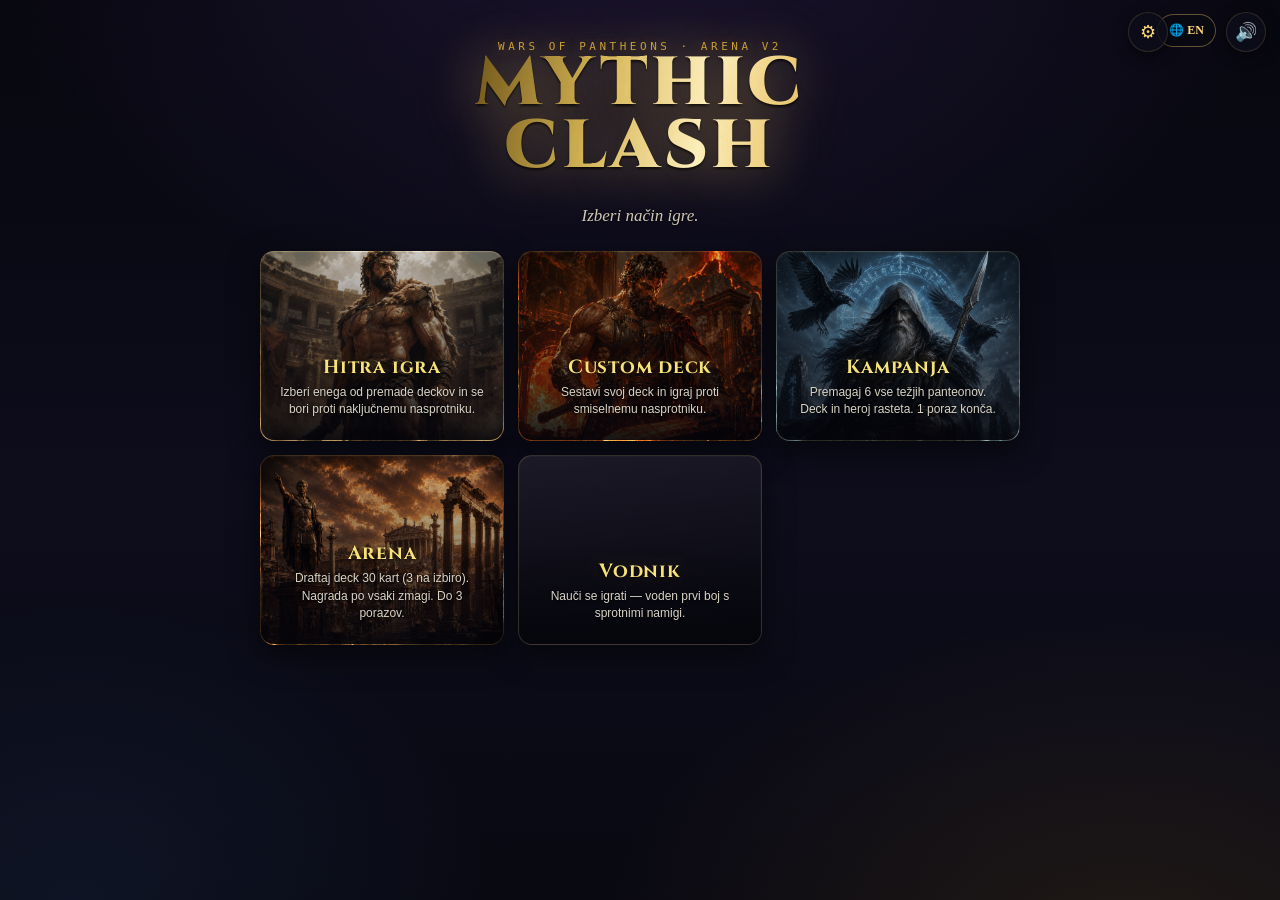
<file: index.html>
<!DOCTYPE html>
<html lang="sl">
<head>
  <meta charset="UTF-8" />
  <meta name="viewport" content="width=device-width, initial-scale=1.0" />
  <title>Mythic Clash: Wars of Pantheons</title>
  <link rel="stylesheet" href="style.css" />
  <link rel="stylesheet" href="stylev2.css" />
  <link rel="stylesheet" href="premium.css" />
</head>
<body class="v2-body">

  <!-- SETUP -->
  <section id="v2-setup" class="screen">
    <div class="v2-setup-inner">
      <span class="eyebrow">Wars of Pantheons · Arena v2</span>
      <h1 class="game-title" style="font-size:clamp(40px,9vw,84px)">MYTHIC<br>CLASH</h1>
      <p class="tagline">Mitološki spopad panteonov: energije, board šestih, hibridni boj. Heroj 150 življenj.</p>
      <h2 class="deck-select-label"><span class="eyebrow">Izberi svoj deck</span></h2>
      <div id="v2-decks" class="v2-decks"></div>
      <div class="difficulty-block"><span class="eyebrow">Težavnost</span>
        <div id="v2-diff" class="diff-row"></div>
      </div>
      <button id="v2-start" class="btn-primary" disabled>Začni bitko</button>
    </div>
  </section>

  <!-- BOARD -->
  <section id="v2-game" class="screen hidden">
    <div class="v2-arena">
      <div class="v2-field">
        <div id="v2-opp" class="v2-side v2-opp"></div>
        <div class="v2-mid">
          <div id="v2-turn" class="v2-turn"></div>
          <button id="v2-end" class="action-btn end-turn" style="max-width:200px">Končaj potezo</button>
        </div>
        <div id="v2-you" class="v2-side v2-you"></div>
      </div>
      <div class="v2-hand-wrap">
        <div id="v2-hand" class="v2-hand"></div>
      </div>
      <aside class="v2-panel">
        <div class="mana-panel"><h4>Tvoje energije</h4><div id="v2-mana"></div></div>
        <div class="action-panel"><h4>Akcije</h4><div id="v2-actions" class="action-list"></div></div>
        <div class="log-panel"><h4>Dnevnik</h4><div id="v2-log" class="log-list"></div></div>
      </aside>
    </div>
  </section>

  <!-- FIRST CHAMPION PICK -->
  <div id="v2-pick" class="mulligan-backdrop hidden">
    <div class="mulligan-inner">
      <div class="mull-eyebrow">ZAČETEK</div>
      <h2 class="mull-title">Izberi prvega šampiona (zastonj)</h2>
      <p class="mull-sub">Vstopi v areno brez plačila mane.</p>
      <div id="v2-pick-cards" class="mull-cards"></div>
    </div>
  </div>

  <!-- BLOCK MODAL -->
  <div id="v2-block" class="modal-backdrop hidden">
    <div class="modal glossary-modal">
      <h3 class="glossary-title">Nasprotnik napada tvoj obraz!</h3>
      <p class="mull-sub" id="v2-block-sub"></p>
      <div id="v2-block-choices" class="v2-block-choices"></div>
    </div>
  </div>

  <!-- TOAST -->
  <div id="toast" class="toast hidden"></div>

  <script src="cards.js"></script>
  <script src="decks.js"></script>
  <script src="i18n.js"></script>
  <script src="enginev2.js"></script>
  <script src="scriptv2.js"></script>
  <script src="premium.js"></script>
  <script src="tutorial.js"></script>
  <script src="settings.js"></script>
</body>
</html>
</file>
<file: style.css>
/* ============================================================================
   MYTHIC CLASH: WARS OF PANTHEONS — style.css
============================================================================ */

:root {
  --bg-0: #0a0a12;
  --bg-1: #111120;
  --bg-2: #1a1a2e;
  --panel: rgba(22, 22, 40, 0.72);
  --panel-edge: rgba(255, 215, 130, 0.14);
  --gold: #e9c46a;
  --gold-bright: #ffd97a;
  --gold-dim: #b89752;
  --ink: #ece8df;
  --ink-dim: #9a96a8;
  --danger: #ff6b5e;
  --good: #6fd98a;
  --shadow: 0 10px 40px rgba(0, 0, 0, 0.55);
  --radius: 14px;
  --radius-sm: 9px;
  font-synthesis: none;
}

* { box-sizing: border-box; margin: 0; padding: 0; }

html, body {
  min-height: 100%;   /* ne 'height:100%' — to je blokiralo scroll in skrilo gumb/težavnost pod pregibom */
  background:
    radial-gradient(1200px 600px at 70% -10%, rgba(120, 80, 200, 0.12), transparent 60%),
    radial-gradient(900px 500px at 10% 110%, rgba(200, 150, 60, 0.10), transparent 60%),
    linear-gradient(180deg, var(--bg-0), var(--bg-1));
  color: var(--ink);
  font-family: "Iowan Old Style", "Palatino Linotype", "Georgia", serif;
  -webkit-font-smoothing: antialiased;
  overflow-x: hidden;
}

.hidden { display: none !important; }

/* ---------------------- Typographic accents ---------------------- */
h1, h2, h3 { font-weight: 700; letter-spacing: 0.01em; line-height: 1.05; }
.eyebrow {
  font-family: "SF Mono", "Menlo", monospace;
  font-size: 11px; letter-spacing: 0.32em; text-transform: uppercase;
  color: var(--gold-dim);
}

/* ============================================================================
   START SCREEN
============================================================================ */
#start-screen {
  position: relative;
  min-height: 100vh;
  display: flex; flex-direction: column; align-items: center; justify-content: flex-start;
  padding: 64px 22px 90px;
  overflow-x: hidden;   /* navpično dovoli scroll, da so deck/težavnost/gumb vedno dosegljivi */
}
/* atmosfersko ozadje: žareči panteonski barvni vrtinec */
.start-bg {
  position: absolute; inset: 0; z-index: 0; pointer-events: none;
  background:
    radial-gradient(60% 50% at 50% 0%, rgba(233,196,106,0.18), transparent 70%),
    radial-gradient(40% 40% at 12% 22%, rgba(127,179,255,0.12), transparent 70%),
    radial-gradient(45% 45% at 88% 30%, rgba(200,155,255,0.12), transparent 70%),
    radial-gradient(50% 40% at 50% 100%, rgba(111,217,138,0.08), transparent 70%);
  animation: bgDrift 18s ease-in-out infinite alternate;
}
@keyframes bgDrift { from { transform: scale(1) translateY(0); } to { transform: scale(1.08) translateY(-12px); } }

.start-inner { position: relative; z-index: 1; width: 100%; max-width: 1020px; display: flex; flex-direction: column; align-items: center; }

.title-block { text-align: center; margin: 10px 0 4px; }
.title-block .eyebrow { display: block; margin-bottom: 18px; font-size: 12px; letter-spacing: 0.42em; }
.game-title {
  font-family: Georgia, "Times New Roman", serif;
  font-size: clamp(52px, 12vw, 116px);
  font-weight: 700; letter-spacing: 0.02em; line-height: 0.92;
  background: linear-gradient(180deg, #fff7e0 0%, #f4d585 42%, var(--gold) 64%, #8f6f2b 100%);
  -webkit-background-clip: text; background-clip: text; color: transparent;
  text-shadow: 0 0 60px rgba(233,196,106,0.3);
  filter: drop-shadow(0 4px 18px rgba(0,0,0,0.5));
}
.tagline {
  color: var(--ink-dim); margin: 24px auto 0; max-width: 460px;
  font-size: clamp(14px, 2.6vw, 17px); line-height: 1.6; font-style: italic;
  font-family: Georgia, serif;
}

.deck-select-block { width: 100%; margin-top: 54px; }
.deck-select-label { text-align: center; margin: 0 0 24px; }
.deck-select-label .eyebrow { font-size: 12px; letter-spacing: 0.34em; }
.deck-grid {
  display: grid; gap: 16px; width: 100%;
  grid-template-columns: repeat(auto-fit, minmax(220px, 1fr));
}
.deck-card {
  position: relative; cursor: pointer; text-align: left;
  border: 1px solid rgba(255,255,255,0.1); border-radius: 16px;
  padding: 22px 20px 24px; background: rgba(14,14,26,0.6); color: var(--ink);
  backdrop-filter: blur(10px); overflow: hidden; isolation: isolate;
  transition: transform 0.2s ease, border-color 0.2s ease, box-shadow 0.2s ease;
}
.deck-card::before {
  content: ""; position: absolute; inset: 0; z-index: -2; opacity: 0.85;
  background: var(--deck-grad);
}
/* temni veil, da je tekst berljiv čez gradient */
.deck-card::after {
  content: ""; position: absolute; inset: 0; z-index: -1;
  background: linear-gradient(180deg, rgba(8,8,16,0.25) 0%, rgba(8,8,16,0.78) 100%);
}
.deck-card:hover { transform: translateY(-5px); border-color: var(--gold); box-shadow: 0 14px 40px rgba(0,0,0,0.5), 0 0 0 1px var(--gold-dim); }
.deck-card.selected { border-color: var(--gold-bright); box-shadow: 0 0 0 2px var(--gold-bright), 0 14px 40px rgba(0,0,0,0.55); }
.deck-card.selected::after { background: linear-gradient(180deg, rgba(8,8,16,0.15) 0%, rgba(8,8,16,0.7) 100%); }
.deck-card.selected::before { opacity: 1; }
.deck-symbol { font-size: 40px; line-height: 1; filter: drop-shadow(0 2px 8px rgba(0,0,0,0.6)); }
.deck-card h3 { font-size: 21px; margin: 12px 0 5px; font-family: Georgia, serif; color: #fff; }
.deck-card .deck-style {
  font-family: "SF Mono", monospace; font-size: 10.5px; letter-spacing: 0.1em;
  color: var(--gold-bright); text-transform: uppercase; margin-bottom: 12px;
}
.deck-card .deck-blurb { color: rgba(236,232,223,0.82); font-size: 13px; line-height: 1.55; }
.deck-card .deck-pantheon {
  position: absolute; top: 16px; right: 16px; font-size: 10px;
  color: rgba(236,232,223,0.7); font-family: "SF Mono", monospace; letter-spacing: 0.12em;
  text-transform: uppercase; background: rgba(0,0,0,0.35); padding: 3px 9px; border-radius: 999px;
}

.start-actions { margin-top: 44px; display: flex; flex-direction: column; align-items: center; gap: 14px; }
.btn-primary {
  font-family: Georgia, serif; font-size: 19px; letter-spacing: 0.04em;
  color: #1a1407; background: linear-gradient(180deg, #ffe9a8, var(--gold) 60%, var(--gold-dim));
  border: none; border-radius: 999px; padding: 16px 56px; cursor: pointer; font-weight: 700;
  box-shadow: 0 10px 36px rgba(233,196,106,0.36), inset 0 1px 0 rgba(255,255,255,0.4);
  transition: transform 0.15s ease, filter 0.15s ease, box-shadow 0.15s ease;
}
.btn-primary:hover:not(:disabled) { transform: translateY(-2px); filter: brightness(1.06); box-shadow: 0 14px 44px rgba(233,196,106,0.5); }
.btn-primary:active:not(:disabled) { transform: translateY(0); }
.btn-primary:disabled { opacity: 0.35; cursor: not-allowed; box-shadow: none; }

.rules-toggle {
  background: none; border: 1px solid var(--panel-edge); color: var(--ink-dim);
  border-radius: 999px; padding: 9px 24px; cursor: pointer; font-family: inherit; font-size: 13.5px;
  transition: color 0.15s ease, border-color 0.15s ease;
}
.rules-toggle:hover { color: var(--gold); border-color: var(--gold-dim); }
.rules-box {
  max-width: 680px; margin: 26px auto 0; padding: 24px 28px;
  border: 1px solid var(--panel-edge); border-radius: 16px; background: rgba(14,14,26,0.7);
  backdrop-filter: blur(10px); font-size: 14px; line-height: 1.7; color: var(--ink-dim);
}
.rules-box h3 { color: var(--gold); font-family: Georgia, serif; margin-bottom: 10px; font-size: 18px; }
.rules-box strong { color: var(--gold-bright); }
.rules-box ul { margin: 8px 0 0 18px; }
.rules-box li { margin-bottom: 6px; }

.credits { margin-top: 56px; font-size: 11px; color: rgba(154,150,168,0.5); text-align: center; max-width: 560px; line-height: 1.6; }

/* ============================================================================
   GAME BOARD
============================================================================ */
#game-screen { height: 100vh; height: 100dvh; display: flex; flex-direction: column; overflow: hidden; }

.topbar {
  display: flex; align-items: center; justify-content: space-between;
  padding: 10px 18px; border-bottom: 1px solid var(--panel-edge);
  background: rgba(10,10,18,0.75); backdrop-filter: blur(10px);
  position: sticky; top: 0; z-index: 30;
}
.topbar .brand { font-size: 15px; color: var(--gold); letter-spacing: 0.18em; font-family: "SF Mono", monospace; }
.topbar .turn-indicator { font-size: 13px; color: var(--ink-dim); }
.topbar .turn-indicator b { color: var(--gold-bright); }
.icon-btn {
  background: none; border: 1px solid var(--panel-edge); color: var(--ink-dim);
  border-radius: 8px; padding: 6px 12px; cursor: pointer; font-family: inherit; font-size: 13px;
}
.icon-btn:hover { color: var(--gold); border-color: var(--gold-dim); }

.board {
  flex: 1; min-height: 0; display: grid;
  grid-template-columns: minmax(0, 1fr) 270px;
  grid-template-rows: minmax(0, 1fr) auto minmax(0, 1fr) 176px;
  gap: 8px; padding: 8px; max-width: 1240px; width: 100%; margin: 0 auto;
  overflow: hidden;
}
.player-zone {
  border: 1px solid var(--panel-edge); border-radius: var(--radius);
  background: var(--panel); padding: 10px 12px; position: relative;
  min-width: 0; min-height: 0; overflow: hidden; display: flex; flex-direction: column;
}
.player-zone .active-and-reserve { flex: 1; min-height: 0; overflow: visible; }
.zone-opp { grid-column: 1; grid-row: 1; }
.zone-mid { grid-column: 1; grid-row: 2; display: flex; align-items: center; justify-content: center; gap: 18px;
  border: 1px dashed var(--panel-edge); border-radius: var(--radius); padding: 7px 10px; min-height: 0; }
.zone-you { grid-column: 1; grid-row: 3; }
.side-panel { grid-column: 2; grid-row: 1 / span 4; display: flex; flex-direction: column; gap: 10px; min-width: 0; min-height: 0; overflow: hidden; }

.zone-head { display: flex; align-items: center; justify-content: space-between; margin-bottom: 8px; }
.zone-head .who { font-size: 14px; letter-spacing: 0.1em; color: var(--gold); font-family: "SF Mono", monospace; }
.zone-stats { display: flex; gap: 14px; font-size: 12px; color: var(--ink-dim); }
.zone-stats .stat b { color: var(--ink); }

.glory-track { display: inline-flex; gap: 5px; vertical-align: middle; }
.glory-pip { width: 14px; height: 14px; border-radius: 50%; border: 1px solid var(--gold-dim); }
.glory-pip.filled { background: radial-gradient(circle at 35% 30%, #fff3c8, var(--gold)); box-shadow: 0 0 10px rgba(233,196,106,0.7); }

.active-and-reserve { display: flex; gap: 14px; align-items: flex-start; flex-wrap: wrap; min-width: 0; }
.active-slot { flex: 0 0 auto; position: relative; }
.reserve-row { display: flex; gap: 6px; flex-wrap: nowrap; flex: 1 1 0; min-width: 0; overflow-x: auto; overflow-y: hidden; padding-bottom: 4px; align-items: flex-start; }
/* rezervni bojevniki so kompaktni (brez napad-info), da se vidijo VSI */
.reserve-row .champ { width: 92px; flex: 0 0 92px; }
.reserve-row .champ .champ-art { height: 72px; }
.reserve-row .champ .champ-atk-list { display: none; }
.reserve-row .champ .champ-name { font-size: 10px; }
.reserve-row .champ .champ-tags { display: none; }
.reserve-row .champ .relic-chip { font-size: 8px; }
.reserve-label { font-size: 11px; color: var(--ink-dim); font-family: "SF Mono", monospace; letter-spacing: 0.12em; margin-bottom: 6px; }

.realm-slot { display: flex; align-items: center; gap: 12px; }
.realm-empty { color: var(--ink-dim); font-style: italic; font-size: 13px; }

/* ---------------------- CARD ---------------------- */
.card {
  position: relative; border-radius: var(--radius-sm); overflow: hidden;
  border: 1px solid rgba(255,255,255,0.1); cursor: pointer;
  transition: transform 0.15s ease, box-shadow 0.15s ease;
  font-family: inherit; user-select: none;
}
.card:hover { transform: translateY(-3px); box-shadow: var(--shadow); z-index: 5; }
.card .card-art {
  height: 172px; display: flex; align-items: center; justify-content: center;
  font-size: 30px; background: var(--c-grad); position: relative; overflow: hidden;
}
/* nežna vinjeta okoli slike, da contain "letterbox" izgleda namerno */
.card .card-art::before {
  content: ""; position: absolute; inset: 0; z-index: 2; pointer-events: none;
  box-shadow: inset 0 0 22px rgba(0,0,0,0.32), inset 0 0 0 1px rgba(255,255,255,0.05);
}
.card .card-body { background: rgba(8,8,16,0.82); padding: 6px 8px; }
.card .card-name { font-size: 12px; font-weight: 700; line-height: 1.1; }
.card .card-meta { font-size: 9px; color: var(--ink-dim); font-family: "SF Mono", monospace; letter-spacing: 0.06em; margin-top: 2px; }
.card .rarity-bar { height: 3px; width: 100%; }

/* champion in play (larger) */
.champ {
  width: 200px; border-radius: var(--radius); overflow: hidden;
  border: 1px solid rgba(255,255,255,0.12); position: relative;
  background: rgba(8,8,16,0.6); cursor: pointer;
  transition: transform 0.15s ease, box-shadow 0.2s ease, border-color 0.2s ease;
}
.champ.active-champ {
  width: 360px; display: flex; align-items: stretch;
}
.champ.active-champ .champ-art {
  width: 140px; flex: 0 0 140px; height: auto; min-height: 150px;
  border-radius: var(--radius) 0 0 var(--radius);
}
.champ.active-champ .champ-body {
  flex: 1; min-width: 0; display: flex; flex-direction: column; justify-content: center; gap: 2px;
}
/* prazne vrstice (brez energije / brez statusa) ne smejo rezervirati višine —
   sicer nastane prazna vrzel med HP in napadi pri aktivnem bojevniku */
.champ .energy-dots:empty,
.champ .status-row:empty { min-height: 0; margin-top: 0; }
.champ:hover { transform: translateY(-3px); }
.champ.is-active-turn { border-color: var(--gold); box-shadow: 0 0 0 1px var(--gold-dim), 0 0 24px rgba(233,196,106,0.18); }
.champ.targetable { border-color: var(--good); box-shadow: 0 0 0 2px var(--good); }
.champ .champ-art {
  height: 118px; display: flex; align-items: center; justify-content: center;
  font-size: 42px; background: var(--c-grad); position: relative; overflow: hidden;
}
/* (aktivni champion ima vodoraven art — višina urejena zgoraj) */
.champ .champ-art::before {
  content: ""; position: absolute; inset: 0; z-index: 2; pointer-events: none;
  box-shadow: inset 0 0 26px rgba(0,0,0,0.32), inset 0 0 0 1px rgba(255,255,255,0.05);
}
.champ .pantheon-badge { position: absolute; top: 6px; left: 8px; font-size: 16px; opacity: 0.9; }
.champ .hp-badge {
  position: absolute; top: 6px; right: 8px; font-size: 12px; font-weight: 700;
  background: rgba(0,0,0,0.55); padding: 2px 7px; border-radius: 999px;
  font-family: "SF Mono", monospace;
}
.champ .champ-body { padding: 7px 9px 9px; }
.champ .champ-name { font-size: 12.5px; font-weight: 700; line-height: 1.1; }
.champ.active-champ .champ-name { font-size: 14px; }
.champ .champ-tags { font-size: 9px; color: var(--ink-dim); font-family: "SF Mono", monospace; margin-top: 2px; letter-spacing: 0.05em; }

.hp-bar { height: 5px; background: rgba(255,255,255,0.12); border-radius: 999px; margin-top: 6px; overflow: hidden; }
.hp-fill { height: 100%; background: linear-gradient(90deg, var(--good), #aef0c0); transition: width 0.4s ease; }
.hp-fill.low { background: linear-gradient(90deg, var(--danger), #ffb0a8); }

.energy-dots { display: flex; gap: 3px; flex-wrap: wrap; margin-top: 6px; min-height: 14px; }
.edot { width: 14px; height: 14px; border-radius: 50%; font-size: 9px; display: flex; align-items: center; justify-content: center; color: #000; font-weight: 700; }

.relic-chip {
  display: inline-flex; align-items: center; gap: 4px; margin-top: 5px;
  font-size: 9px; color: var(--gold-bright); font-family: "SF Mono", monospace;
  border: 1px solid var(--gold-dim); border-radius: 6px; padding: 1px 5px;
}

.status-row { display: flex; gap: 4px; flex-wrap: wrap; margin-top: 5px; min-height: 16px; }
.status-chip { font-size: 9px; padding: 1px 5px; border-radius: 5px; font-family: "SF Mono", monospace; letter-spacing: 0.04em; }
.st-burn { background: rgba(255,138,61,0.2); color: #ffb07a; }
.st-freeze { background: rgba(143,230,224,0.18); color: #aef2ec; }
.st-stun { background: rgba(255,217,74,0.2); color: #ffe49a; }
.st-curse { background: rgba(176,107,255,0.2); color: #d2adff; }
.st-blessing { background: rgba(111,217,138,0.2); color: #a7f0bd; }
.st-shield { background: rgba(90,166,255,0.2); color: #a8ceff; }
.st-poison { background: rgba(120,200,80,0.2); color: #bce69a; }

.empty-active {
  width: 240px; height: 185px; border: 1px dashed var(--panel-edge); border-radius: var(--radius);
  display: flex; align-items: center; justify-content: center; color: var(--ink-dim); font-size: 13px; text-align: center;
}

@keyframes shake { 0%,100%{transform:translateX(0);} 20%{transform:translateX(-6px);} 40%{transform:translateX(6px);} 60%{transform:translateX(-4px);} 80%{transform:translateX(4px);} }
.shake { animation: shake 0.4s ease; }
@keyframes flashHit { 0%{ box-shadow: 0 0 0 3px var(--danger); } 100%{ box-shadow: none; } }
.hit-flash { animation: flashHit 0.5s ease; }

@keyframes playablePulse { 0%,100%{ box-shadow: 0 0 0 1px rgba(233,196,106,0.4); } 50%{ box-shadow: 0 0 14px rgba(233,196,106,0.6); } }
.hand .card.playable { animation: playablePulse 1.8s ease-in-out infinite; }

/* ---------------------- HAND ---------------------- */
.hand-zone {
  grid-column: 1; grid-row: 4;
  display: flex; flex-direction: column; justify-content: flex-end; align-items: center;
  min-height: 0; padding: 0 0 14px; overflow: visible; position: relative; z-index: 50;
}
.hand-zone .reserve-label { margin-left: 4px; }
/* ---------------------- HAND: pahljača ---------------------------- */
.hand {
  display: flex; justify-content: center; align-items: flex-end;
  padding: 0; perspective: 1200px; min-height: 0;
  overflow: visible;
}
.hand .card {
  position: relative;
  width: 134px; flex: 0 0 auto;
  margin: 0 -24px; /* prekrivanje */
  transform-origin: bottom center;
  transform: rotate(var(--fan-rot, 0deg)) translateY(var(--fan-lift, 0px));
  transition: transform 0.16s cubic-bezier(.2,.9,.3,1), box-shadow 0.16s ease;
  cursor: pointer;
}
/* nevidno "sidro" pod karto: ohranja hover hit-area na izvirnem mestu,
   tudi ko se karta dvigne — to prepreči "skakanje" (jitter) */
.hand .card::after {
  content: ""; position: absolute; left: 0; right: 0; top: 0; bottom: -100px;
  z-index: -1; /* za karto, ne prestreza klikov na vsebino */
}
.hand .card .card-art { height: 102px; }
.hand .card .card-name { font-size: 11.5px; }
.hand .card .card-meta { font-size: 9px; }
/* V ROKI: skrij obširne podrobnosti — vidne ob hoverju */
.hand .card .card-hp,
.hand .card .atk-list,
.hand .card .card-wr,
.hand .card .energy-line,
.hand .card .card-effect { display: none; }

/* hover: karta poleti gor, povečana, v ospredju + podrobnosti */
.hand .card:hover {
  transform: rotate(0deg) translateY(-58px) scale(1.22);
  z-index: 300 !important;
  box-shadow: 0 24px 60px rgba(0,0,0,0.7), 0 0 0 1px var(--gold-bright);
}
.hand .card:hover .card-hp,
.hand .card:hover .atk-list,
.hand .card:hover .card-wr,
.hand .card:hover .energy-line,
.hand .card:hover .card-effect { display: block; }
.hand .card:hover .atk-list { display: flex; }

/* izbrana karta ostane dvignjena + podrobnosti */
.hand .card.selected {
  transform: rotate(0deg) translateY(-46px) scale(1.14);
  z-index: 250 !important;
}
.hand .card.selected .card-hp,
.hand .card.selected .atk-list,
.hand .card.selected .card-wr,
.hand .card.selected .energy-line,
.hand .card.selected .card-effect { display: block; }
.hand .card.selected .atk-list { display: flex; }

/* (sosedov NE premikamo — to je povzročalo "skakanje" ob hoverju) */

/* ---------------------- ACTION BAR ---------------------- */
.action-panel {
  border: 1px solid var(--panel-edge); border-radius: var(--radius);
  background: var(--panel); padding: 12px;
  flex: 0 0 auto; max-height: 50%; overflow-y: auto;
}
.action-panel h4 { font-size: 12px; letter-spacing: 0.14em; color: var(--gold); font-family: "SF Mono", monospace; margin-bottom: 10px; text-transform: uppercase; }
.action-btn {
  display: block; width: 100%; text-align: left; margin-bottom: 7px;
  background: rgba(255,255,255,0.04); border: 1px solid var(--panel-edge); color: var(--ink);
  border-radius: 9px; padding: 9px 11px; cursor: pointer; font-family: inherit; font-size: 13px;
  transition: background 0.15s ease, border-color 0.15s ease;
}
.action-btn:hover:not(:disabled) { background: rgba(233,196,106,0.1); border-color: var(--gold-dim); }
.action-btn:disabled { opacity: 0.38; cursor: not-allowed; }
.action-btn .ab-cost { font-family: "SF Mono", monospace; font-size: 11px; color: var(--gold-bright); float: right; }
.action-btn.attack { border-color: rgba(255,107,94,0.3); }
.action-btn.attack:hover:not(:disabled) { background: rgba(255,107,94,0.12); }
.action-btn.end-turn { background: linear-gradient(180deg, var(--gold-bright), var(--gold-dim)); color: #1a1407; font-weight: 700; border: none; text-align: center; }
.hint { font-size: 11px; color: var(--ink-dim); line-height: 1.5; margin-top: 6px; }

/* ---------------------- LOG ---------------------- */
.log-panel { flex: 1; border: 1px solid var(--panel-edge); border-radius: var(--radius); background: var(--panel); padding: 12px; display: flex; flex-direction: column; min-height: 0; }
.log-panel h4 { font-size: 12px; letter-spacing: 0.14em; color: var(--gold); font-family: "SF Mono", monospace; margin-bottom: 8px; text-transform: uppercase; }
.log-list { overflow-y: auto; font-size: 12px; line-height: 1.55; color: var(--ink-dim); flex: 1; }
.log-list div { padding: 2px 0; border-bottom: 1px solid rgba(255,255,255,0.04); }
.log-list div:last-child { color: var(--ink); }

/* ---------------------- CARD DETAIL MODAL ---------------------- */
.modal-backdrop {
  position: fixed; inset: 0; background: rgba(4,4,10,0.78); backdrop-filter: blur(4px);
  display: flex; align-items: center; justify-content: center; z-index: 100; padding: 20px;
}
.modal-card {
  width: min(360px, 92vw); border-radius: 18px; overflow: hidden;
  border: 1px solid var(--c-accent); background: rgba(10,10,18,0.95); box-shadow: var(--shadow);
}
.modal-card .m-art { height: 130px; background: var(--c-grad); display: flex; align-items: center; justify-content: center; font-size: 72px; position: relative; }
.modal-card .m-rarity { position: absolute; bottom: 8px; right: 12px; font-family: "SF Mono", monospace; font-size: 11px; letter-spacing: 0.1em; padding: 3px 9px; border-radius: 999px; background: rgba(0,0,0,0.5); }
.modal-card .m-body { padding: 16px 18px 20px; }
.modal-card .m-name { font-size: 22px; }
.modal-card .m-sub { font-family: "SF Mono", monospace; font-size: 11px; color: var(--ink-dim); letter-spacing: 0.1em; margin: 4px 0 12px; text-transform: uppercase; }
.modal-card .m-attack { border-top: 1px solid rgba(255,255,255,0.08); padding: 9px 0; }
.modal-card .m-attack .at-head { display: flex; justify-content: space-between; align-items: center; }
.modal-card .m-attack .at-name { font-weight: 700; font-size: 14px; }
.modal-card .m-attack .at-dmg { font-family: "SF Mono", monospace; color: var(--danger); font-weight: 700; }
.modal-card .m-attack .at-cost { font-family: "SF Mono", monospace; font-size: 12px; color: var(--gold-bright); }
.modal-card .m-attack .at-text { font-size: 12px; color: var(--ink-dim); margin-top: 3px; font-style: italic; }
.modal-card .m-ability { background: rgba(233,196,106,0.08); border-radius: 9px; padding: 9px 11px; margin: 10px 0; font-size: 13px; }
.modal-card .m-ability b { color: var(--gold-bright); }
.modal-card .m-wr { display: flex; gap: 16px; font-size: 12px; font-family: "SF Mono", monospace; color: var(--ink-dim); margin-top: 8px; }
.modal-card .m-flavor { font-style: italic; font-size: 12px; color: var(--ink-dim); margin-top: 12px; line-height: 1.5; }
.modal-close { position: fixed; top: 18px; right: 22px; font-size: 30px; color: var(--ink); background: none; border: none; cursor: pointer; z-index: 101; }

/* ---------------------- VICTORY ---------------------- */
#victory-screen { position: fixed; inset: 0; z-index: 90; display: flex; flex-direction: column; align-items: center; justify-content: center; padding: 24px; background: radial-gradient(800px 500px at 50% 20%, rgba(233,196,106,0.14), transparent 60%), rgba(6,6,12,0.94); }
.victory-title { font-size: clamp(40px, 10vw, 96px); background: linear-gradient(180deg, #fff6dd, var(--gold), #9a7b32); -webkit-background-clip: text; background-clip: text; color: transparent; }
.victory-sub { color: var(--ink-dim); font-size: 18px; margin: 8px 0 28px; }
.victory-stats { display: grid; grid-template-columns: repeat(2, minmax(120px, 1fr)); gap: 14px; margin-bottom: 32px; }
.vstat { border: 1px solid var(--panel-edge); border-radius: 12px; padding: 16px 22px; text-align: center; background: var(--panel); }
.vstat .v-num { font-size: 30px; color: var(--gold-bright); font-weight: 700; }
.vstat .v-lab { font-size: 11px; color: var(--ink-dim); font-family: "SF Mono", monospace; letter-spacing: 0.12em; text-transform: uppercase; margin-top: 4px; }

/* ---------------------- RESPONSIVE ---------------------- */
@media (max-width: 900px) {
  .board {
    grid-template-columns: 1fr;
    grid-template-rows: minmax(0, 1fr) auto minmax(0, 1fr) auto;
    gap: 7px; padding: 7px 7px 120px;
  }
  .zone-opp { grid-row: 1; grid-column: 1; }
  .zone-mid { grid-row: 2; grid-column: 1; }
  .zone-you { grid-row: 3; grid-column: 1; }
  .side-panel { grid-row: 4; grid-column: 1; flex-direction: row; gap: 8px; max-height: 26vh; }
  .hand-zone { right: 0; } /* na mobilcu ni stranskega stolpca */
  .action-panel { flex: 1; min-width: 0; }
  .log-panel { flex: 1; min-height: 0; max-height: 28vh; }
  /* aktivni champion vodoravno, prilagojen širini stolpca */
  .champ.active-champ { width: 100%; max-width: 340px; }
  .champ.active-champ .champ-art { width: 116px; flex: 0 0 116px; min-height: 130px; }
  .champ { width: 110px; }
  .champ .champ-art { height: 88px; }
  .hand .card { width: 108px; }
  .hand .card .card-art { height: 92px; }
}

/* zelo nizki zasloni: še bolj kompaktno */
@media (max-height: 780px) {
  .champ.active-champ .champ-art { min-height: 130px; }
  .champ .champ-art { height: 100px; }
  .hand .card .card-art { height: 100px; }
}
@media (max-height: 640px) {
  .champ.active-champ { max-width: 320px; }
  .champ.active-champ .champ-art { min-height: 110px; width: 110px; flex-basis: 110px; }
  .champ .champ-art { height: 84px; }
  .hand .card .card-art { height: 84px; }
  .hand .card { width: 116px; }
  .champ-atk-list { display: none; } /* skrij napad-info na zelo nizkih zaslonih */
}

@media (prefers-reduced-motion: reduce) {
  * { animation: none !important; transition: none !important; }
}

/* scrollbars */
::-webkit-scrollbar { height: 8px; width: 8px; }
::-webkit-scrollbar-thumb { background: rgba(233,196,106,0.25); border-radius: 999px; }
::-webkit-scrollbar-track { background: transparent; }

/* ---------------------- Concede button --------------------------- */
.concede-btn {
  position: fixed;
  top: 14px;
  right: 14px;
  z-index: 150;
  background: rgba(40, 16, 22, 0.85);
  color: #e9b9b9;
  border: 1px solid rgba(220, 90, 90, 0.4);
  border-radius: 8px;
  padding: 7px 14px;
  font-size: 13px;
  font-family: var(--font-ui, monospace);
  cursor: pointer;
  transition: background 0.15s, transform 0.1s;
}
.concede-btn:hover { background: rgba(120, 30, 40, 0.9); transform: translateY(-1px); }
.concede-btn:active { transform: translateY(0); }

/* ---------------------- Card art images -------------------------- */
/* Slike prekrijejo gradient/glyph; če manjkajo, jih onerror skrije in
   ostane placeholder (gradient + simbol) spodaj. */
.champ-art-img, .card-art-img, .m-art-img {
  position: absolute;
  inset: 0;
  width: 100%;
  height: 100%;
  object-fit: cover;
  object-position: center 22%;
  z-index: 1;
}
/* glyph placeholder ostane za sliko */
.card .card-art { position: relative; }
.card-art-glyph, .m-art-glyph { position: relative; z-index: 0; }
/* badge-i in oznake nad sliko */
.champ .pantheon-badge, .champ .hp-badge,
.modal-card .m-rarity { z-index: 5; }
/* rahlo zatemnitev spodnjega roba slike za boljšo berljivost imena */
.champ .champ-art::after, .card .card-art::after {
  content: ""; position: absolute; inset: 0; z-index: 3; pointer-events: none;
  background: linear-gradient(to bottom, rgba(0,0,0,0) 60%, rgba(8,8,16,0.4) 100%);
}

/* ---------------------- Mid row (realm + turn) ------------------- */
.zone-mid .realm-block { display: flex; align-items: center; gap: 12px; flex: 1; min-width: 0; }
.zone-mid .realm-label,
.zone-mid .realm-text { font-size: 11px; letter-spacing: 0.14em; color: var(--gold);
  font-family: "SF Mono", monospace; text-transform: uppercase; white-space: nowrap; }
.zone-mid .realm-text { color: var(--ink-dim); letter-spacing: 0.04em; text-transform: none;
  overflow: hidden; text-overflow: ellipsis; }
.zone-mid #turn-indicator { font-size: 13px; color: var(--ink-dim); margin-left: auto; white-space: nowrap; }
.zone-mid #turn-indicator b { color: var(--gold-bright); }
.action-list { display: flex; flex-direction: column; }

/* ---------------------- Card body info (energy/attacks/effect) --- */
.card-hp { font-size: 11px; color: #ff8a8a; font-weight: 600; margin: 4px 0 5px; }
.atk-list { display: flex; flex-direction: column; gap: 4px; }
.atk-row {
  display: grid; grid-template-columns: auto 1fr auto; align-items: center; gap: 5px;
  background: rgba(255,255,255,0.04); border-radius: 6px; padding: 3px 6px; font-size: 10.5px;
}
.atk-cost { display: inline-flex; gap: 2px; }
.atk-name { color: var(--ink); font-weight: 600; white-space: nowrap; overflow: hidden; text-overflow: ellipsis; }
.atk-dmg { color: #ffb38a; font-family: "SF Mono", monospace; font-weight: 700; }
.atk-eff { grid-column: 1 / -1; color: var(--gold-bright); font-size: 9.5px; }
.card-wr { display: flex; gap: 8px; margin-top: 5px; font-size: 9.5px; font-family: "SF Mono", monospace; }
.card-wr .wk { color: #ff7a7a; }
.card-wr .rs { color: #7ab8ff; }
.energy-line { display: flex; align-items: center; gap: 6px; font-size: 11px; color: var(--ink); margin-top: 5px; }
.card-effect { font-size: 10px; color: var(--ink-dim); line-height: 1.4; margin-top: 5px; }
.card-effect b { color: var(--gold-bright); font-size: 10.5px; }
.card-effect .ce-text { color: var(--ink-dim); }

/* ---------------------- Inline play button + drag&drop ----------- */
.card { position: relative; }
.card-play-btn {
  position: absolute; left: 50%; bottom: 8px; transform: translateX(-50%);
  background: linear-gradient(180deg, var(--gold-bright), var(--gold-dim));
  color: #1a1407; font-weight: 700; border: none; border-radius: 8px;
  padding: 7px 16px; font-size: 13px; cursor: pointer; font-family: inherit;
  box-shadow: 0 4px 14px rgba(0,0,0,0.5); z-index: 6; white-space: nowrap;
  animation: playBtnPop 0.18s ease;
}
.card-play-btn:hover { filter: brightness(1.08); }
.card-play-btn:active { transform: translateX(-50%) scale(0.96); }
@keyframes playBtnPop { from { opacity: 0; transform: translateX(-50%) translateY(6px); } to { opacity: 1; transform: translateX(-50%) translateY(0); } }

.card.dragging { opacity: 0.45; transform: scale(0.96); }
body.dragging-card .champ { transition: box-shadow 0.12s ease; }
.champ.drop-hover { box-shadow: 0 0 0 3px var(--gold-bright), 0 0 22px rgba(233,196,106,0.6); }
.player-zone.drop-zone-hover {
  outline: 2px dashed var(--gold-bright); outline-offset: -4px;
  background: rgba(233,196,106,0.06);
}
/* (stari namig odstranjen — nadomešča ga velika #play-drop-zone nad roko) */

/* ---------------------- Champion drag & drop --------------------- */
.champ[draggable="true"] { cursor: grab; }
.champ.dragging { opacity: 0.5; transform: scale(0.96); cursor: grabbing; }
.champ.drop-target-enemy {
  box-shadow: 0 0 0 3px #ff6b5e, 0 0 24px rgba(255,107,94,0.7);
  outline: none;
}
.empty-active.drop-hover {
  border-color: var(--gold-bright); background: rgba(233,196,106,0.1); color: var(--gold-bright);
}
/* namig kam spustiti, ko vlečemo bojevnika */
body.dragging-reserve .zone-you .active-slot::after {
  content: "↑ aktivni"; position: absolute; font-size: 10px; color: var(--gold-bright);
  font-family: "SF Mono", monospace; pointer-events: none; opacity: 0.8;
}
body.dragging-active .zone-opp .active-slot { animation: enemyPulse 1s ease-in-out infinite; border-radius: var(--radius); }
@keyframes enemyPulse { 0%,100% { box-shadow: 0 0 0 0 rgba(255,107,94,0); } 50% { box-shadow: 0 0 0 3px rgba(255,107,94,0.5); } }

/* ---------------------- Attack readiness on active champ --------- */
.champ-atk-list { display: flex; flex-direction: column; gap: 3px; margin-top: 5px;
  border-top: 1px solid rgba(255,255,255,0.08); padding-top: 5px; }
.champ-atk {
  display: grid; grid-template-columns: auto 1fr auto; align-items: center; gap: 5px;
  background: rgba(255,255,255,0.04); border-radius: 6px; padding: 2px 6px; font-size: 9.5px;
}
.champ-atk.rdy { background: rgba(120,220,150,0.12); box-shadow: inset 0 0 0 1px rgba(120,220,150,0.3); }
.ca-cost { display: inline-flex; gap: 2px; }
.ca-name { color: var(--ink); font-weight: 600; white-space: nowrap; overflow: hidden; text-overflow: ellipsis; }
.ca-dmg { color: #ffb38a; font-family: "SF Mono", monospace; font-weight: 700; }
.atk-tip { grid-column: 1 / -1; font-size: 9px; font-family: "SF Mono", monospace; letter-spacing: 0.03em; display: flex; align-items: center; gap: 3px; }
.atk-tip.ok { color: #7fe6a0; }
.atk-tip.miss { color: var(--ink-dim); }
.atk-tip.stun { color: #b39bff; }
.atk-tip.wait { color: var(--ink-dim); }
.edot.mini { width: 12px; height: 12px; font-size: 7px; }
.edot.mini.need { box-shadow: 0 0 0 1px #fff inset; animation: needPulse 1.4s ease-in-out infinite; }
@keyframes needPulse { 0%,100% { opacity: 0.55; } 50% { opacity: 1; } }

/* pointer: ko izberemo energijo v roki, osvetli aktivnega bojevnika */
.champ.energy-hint { box-shadow: 0 0 0 2px var(--gold-bright), 0 0 18px rgba(233,196,106,0.45); }
.champ.unlocks-attack { box-shadow: 0 0 0 2px #7fe6a0, 0 0 20px rgba(120,220,150,0.5); }

/* ---------------------- Energy & status images ------------------- */
/* edot vsebuje sliko (prekrije krog) + glyph zadaj kot fallback */
.edot { position: relative; overflow: hidden; }
.edot .edot-img { position: absolute; inset: 0; width: 100%; height: 100%; object-fit: contain; border-radius: 50%; }
.edot .edot-glyph { position: relative; z-index: 0; }
.edot.noimg { } /* če slika manjka, glyph ostane viden */

/* status ikone v chipih */
.status-chip { display: inline-flex; align-items: center; gap: 3px; }
.status-img { width: 12px; height: 12px; object-fit: contain; border-radius: 3px; flex: 0 0 auto; }

/* energijske karte: pokaži cel simbol (contain), ne odreži */
.card-art-energy .card-art-img { object-fit: cover; object-position: center; padding: 0; }

/* ---------------------- ATTACK FX -------------------------------- */
/* napadalec se zažene proti tarči */
@keyframes lungeAnim {
  0% { transform: translateY(0); }
  45% { transform: translateY(var(--lunge-y, -14px)) scale(1.04); }
  100% { transform: translateY(0); }
}
.champ.lunge { animation: lungeAnim 0.34s cubic-bezier(.4,1.4,.5,1); z-index: 10; }

/* floating damage number */
.floating-dmg {
  position: absolute; left: 50%; top: 30%; transform: translateX(-50%);
  z-index: 30; pointer-events: none; text-align: center;
  animation: floatUp 1.05s ease-out forwards;
}
.floating-dmg .fd-num {
  display: block; font-family: Georgia, serif; font-weight: 800;
  font-size: 40px; color: #ff5e4d;
  text-shadow: 0 2px 0 #5a0e08, 0 0 20px rgba(255,94,77,0.8), 0 4px 14px rgba(0,0,0,0.6);
}
.floating-dmg.zero .fd-num { color: #cfcfdf; text-shadow: 0 2px 6px rgba(0,0,0,0.7); }
.floating-dmg .fd-tag {
  display: inline-block; margin-top: 2px; font-family: "SF Mono", monospace;
  font-size: 10px; letter-spacing: 0.08em; padding: 2px 7px; border-radius: 999px;
  background: rgba(0,0,0,0.6); color: #fff;
}
.floating-dmg .fd-tag.weak { color: #ff8a6b; box-shadow: 0 0 0 1px rgba(255,138,107,0.5); }
.floating-dmg .fd-tag.resist { color: #7ab8ff; box-shadow: 0 0 0 1px rgba(122,184,255,0.5); }
@keyframes floatUp {
  0% { opacity: 0; transform: translateX(-50%) translateY(10px) scale(0.7); }
  20% { opacity: 1; transform: translateX(-50%) translateY(0) scale(1.15); }
  35% { transform: translateX(-50%) translateY(-4px) scale(1); }
  100% { opacity: 0; transform: translateX(-50%) translateY(-54px) scale(0.95); }
}

/* ---------------------- Effectiveness badges --------------------- */
.eff-badge {
  display: inline-block; font-family: "SF Mono", monospace; font-size: 10px; font-weight: 700;
  padding: 1px 7px; border-radius: 999px; margin-left: 4px; vertical-align: middle;
}
.eff-badge.eff-good { color: #1a2a14; background: #7fe6a0; }
.eff-badge.eff-bad { color: #2a1414; background: #ff8a8a; }
.floating-dmg .fd-tag.omen { color: #ffe39a; box-shadow: 0 0 0 1px rgba(255,210,80,0.6); margin-left: 4px; }

/* ---------------------- Help button + glossary ------------------- */
.help-btn {
  position: fixed; top: 14px; right: 90px; z-index: 150;
  width: 34px; height: 34px; border-radius: 50%;
  background: rgba(20,20,34,0.85); color: var(--gold-bright);
  border: 1px solid var(--gold-dim); font-size: 16px; font-weight: 700;
  cursor: pointer; transition: background 0.15s, transform 0.1s;
}
.help-btn:hover { background: rgba(40,34,18,0.9); transform: translateY(-1px); }

.status-chip { cursor: help; }

.glossary-modal { max-width: 420px; padding: 26px 24px; }
.glossary-title { color: var(--gold); font-family: Georgia, serif; font-size: 18px; margin-bottom: 14px; }
.glossary-body { display: flex; flex-direction: column; gap: 12px; }
.gloss-row { display: flex; gap: 11px; align-items: flex-start; }
.gloss-icon { flex: 0 0 auto; }
.gloss-icon .status-img { width: 24px; height: 24px; border-radius: 5px; }
.gloss-text { font-size: 13px; line-height: 1.5; color: var(--ink-dim); }
.gloss-text b { color: var(--ink); }
.status-glossary li { margin-bottom: 5px; }

/* ============================================================================
   JUICE: particles, screen shake/flash, card flip, glow
============================================================================ */

/* sloj za efekte (fiksiran, čez vse, ne prestreza klikov) */
.fx-layer {
  position: fixed; inset: 0; z-index: 9999; pointer-events: none; overflow: hidden;
}

/* --- delci --- */
.particle {
  position: fixed; border-radius: 50%; pointer-events: none;
  transform: translate(-50%, -50%);
  animation: particleFly 0.7s ease-out forwards;
  will-change: transform, opacity;
}
@keyframes particleFly {
  0%   { opacity: 1; transform: translate(-50%, -50%) scale(1.1); }
  70%  { opacity: 1; }
  100% { opacity: 0; transform: translate(calc(-50% + var(--dx)), calc(-50% + var(--dy))) scale(0.3); }
}

/* --- screen shake --- */
@keyframes screenShakeSmall {
  0%,100% { transform: translate(0,0); }
  25% { transform: translate(-3px, 2px); }
  50% { transform: translate(3px, -2px); }
  75% { transform: translate(-2px, -1px); }
}
@keyframes screenShakeBig {
  0%,100% { transform: translate(0,0) rotate(0); }
  15% { transform: translate(-7px, 4px) rotate(-0.4deg); }
  30% { transform: translate(7px, -5px) rotate(0.4deg); }
  45% { transform: translate(-6px, -3px) rotate(-0.3deg); }
  60% { transform: translate(5px, 4px) rotate(0.3deg); }
  80% { transform: translate(-3px, 2px); }
}
.screen-shake-small { animation: screenShakeSmall 0.4s ease; }
.screen-shake-big { animation: screenShakeBig 0.45s ease; }

/* --- screen flash --- */
.screen-flash {
  position: fixed; inset: 0; pointer-events: none;
  background: radial-gradient(circle at center, rgba(255,255,255,0.5), rgba(255,255,255,0) 65%);
  animation: screenFlashAnim 0.28s ease-out forwards;
}
.screen-flash.big {
  background: radial-gradient(circle at center, rgba(255,240,200,0.7), rgba(255,180,120,0.15) 60%, transparent 75%);
}
@keyframes screenFlashAnim { 0% { opacity: 0.9; } 100% { opacity: 0; } }

/* --- card deal-in (samo opacity, da ne kvari pahljače) --- */
/* (kartna deal-in animacija se NE predvaja ob vsakem renderju —
   to je povzročalo, da so karte izginile/utripale; vstop ureja GSAP samo na začetku) */
@keyframes cardDealIn { 0% { opacity: 1; } 100% { opacity: 1; } }

/* champion vstop (ko se postavi) */
@keyframes champEnter {
  0% { opacity: 0; transform: scale(0.8) translateY(10px); }
  60% { transform: scale(1.04); }
  100% { opacity: 1; transform: scale(1) translateY(0); }
}
.champ.just-entered { animation: champEnter 0.4s cubic-bezier(.3,1.3,.5,1); }

/* --- okrepljen glow ko je napad pripravljen --- */
@keyframes readyGlow {
  0%,100% { box-shadow: 0 0 0 1px rgba(127,230,160,0.4), 0 0 10px rgba(127,230,160,0.25); }
  50% { box-shadow: 0 0 0 2px rgba(127,230,160,0.7), 0 0 22px rgba(127,230,160,0.55); }
}
.champ.attack-ready { animation: readyGlow 1.6s ease-in-out infinite; }

/* ---------------------- Hand head (kompakten) -------------------- */
.hand-zone .hand-head {
  display: flex; justify-content: center; gap: 12px; align-items: center;
  font-size: 10px; color: var(--ink-dim); font-family: "SF Mono", monospace;
  letter-spacing: 0.1em; text-transform: uppercase; padding: 2px 0 0; flex: 0 0 auto;
  opacity: 0.6;
}
.hand-zone .hand-label { display: none; } /* ime ni potrebno */
.hand-zone #hand { flex: 1; min-height: 0; }

/* ============================================================================
   LOADING SCREEN
============================================================================ */
#loading-screen {
  position: fixed; inset: 0; z-index: 10000;
  display: flex; align-items: center; justify-content: center;
  background:
    radial-gradient(60% 50% at 50% 40%, rgba(233,196,106,0.14), transparent 70%),
    #08080f;
  opacity: 0; transition: opacity 0.4s ease;
}
#loading-screen.visible { opacity: 1; }
#loading-screen.hidden { display: none; }
.ls-inner { text-align: center; max-width: 420px; padding: 24px; }
.ls-symbols { font-size: 26px; letter-spacing: 0.4em; margin-bottom: 20px; opacity: 0.85;
  animation: lsFloat 3s ease-in-out infinite; }
@keyframes lsFloat { 0%,100% { transform: translateY(0); opacity: 0.7; } 50% { transform: translateY(-6px); opacity: 1; } }
.ls-title {
  font-family: Georgia, serif; font-size: 44px; font-weight: 700; letter-spacing: 0.04em;
  background: linear-gradient(180deg, #fff7e0, #f4d585 50%, var(--gold) 70%, #8f6f2b);
  -webkit-background-clip: text; background-clip: text; color: transparent;
  filter: drop-shadow(0 3px 14px rgba(0,0,0,0.5));
}
.ls-sub { color: var(--ink-dim); font-style: italic; font-family: Georgia, serif; margin-top: 10px; font-size: 14px; }
.ls-bar {
  width: 280px; max-width: 80vw; height: 7px; margin: 26px auto 8px;
  background: rgba(255,255,255,0.08); border-radius: 999px; overflow: hidden;
  border: 1px solid rgba(233,196,106,0.2);
}
.ls-fill {
  height: 100%; width: 0%;
  background: linear-gradient(90deg, var(--gold-dim), var(--gold-bright));
  border-radius: 999px; transition: width 0.25s ease;
  box-shadow: 0 0 12px rgba(233,196,106,0.6);
}
.ls-pct { font-family: "SF Mono", monospace; font-size: 12px; color: var(--gold); letter-spacing: 0.1em; }

/* ============================================================================
   MULLIGAN
============================================================================ */
.mulligan-backdrop {
  position: fixed; inset: 0; z-index: 9000;
  display: flex; align-items: center; justify-content: center;
  background: radial-gradient(60% 50% at 50% 35%, rgba(233,196,106,0.1), transparent 70%), rgba(6,6,12,0.92);
  backdrop-filter: blur(6px); padding: 20px;
}
.mulligan-backdrop.hidden { display: none; }
.mulligan-inner { text-align: center; max-width: 1000px; width: 100%; }
.mull-eyebrow { font-family: "SF Mono", monospace; font-size: 12px; letter-spacing: 0.3em; color: var(--gold); opacity: 0.8; }
.mull-title { font-family: Georgia, serif; font-size: 30px; margin: 8px 0 6px;
  background: linear-gradient(180deg, #fff7e0, var(--gold) 70%); -webkit-background-clip: text; background-clip: text; color: transparent; }
.mull-sub { color: var(--ink-dim); font-size: 14px; margin-bottom: 22px; }
.mull-sub b { color: var(--gold-bright); }
.mull-cards { display: flex; justify-content: center; flex-wrap: wrap; gap: 10px; margin-bottom: 24px; }
.mull-cards .mull-card {
  width: 132px; cursor: default; transition: transform 0.18s ease, box-shadow 0.18s ease, opacity 0.18s ease;
  animation: none !important;
}
.mull-cards .mull-card .card-art { height: 150px; }
/* v mulliganu pokaži vse podrobnosti */
.mull-cards .mull-card .card-hp,
.mull-cards .mull-card .atk-list,
.mull-cards .mull-card .card-wr,
.mull-cards .mull-card .energy-line,
.mull-cards .mull-card .card-effect { display: block; }
.mull-cards .mull-card .atk-list { display: flex; }
.mull-card.pickable { cursor: pointer; box-shadow: 0 0 0 1px var(--gold-dim); }
.mull-card.pickable:hover { transform: translateY(-10px) scale(1.05); box-shadow: 0 16px 40px rgba(0,0,0,0.6), 0 0 0 2px var(--gold-bright); }
.mull-card.dimmed { opacity: 0.4; }
.mull-card.to-bottom { opacity: 0.5; box-shadow: 0 0 0 2px #ff8a6b; transform: translateY(8px) scale(0.96); cursor: pointer; }
.mull-actions { display: flex; justify-content: center; gap: 14px; flex-wrap: wrap; }
.mull-btn {
  font-family: Georgia, serif; font-size: 15px; padding: 12px 26px; border-radius: 10px; cursor: pointer;
  border: 1px solid transparent; transition: transform 0.1s ease, box-shadow 0.2s ease, background 0.2s ease;
}
.mull-btn.keep { background: linear-gradient(180deg, var(--gold-bright), var(--gold)); color: #2a1f07; font-weight: 700; box-shadow: 0 6px 20px rgba(233,196,106,0.3); }
.mull-btn.keep:hover:not(:disabled) { transform: translateY(-2px); box-shadow: 0 10px 28px rgba(233,196,106,0.45); }
.mull-btn.keep:disabled { opacity: 0.4; cursor: not-allowed; }
.mull-btn.mull { background: rgba(255,255,255,0.06); color: var(--ink); border-color: var(--panel-edge); }
.mull-btn.mull:hover { transform: translateY(-2px); background: rgba(255,255,255,0.1); }

@media (max-width: 700px) {
  .mull-cards .mull-card { width: 96px; }
  .mull-cards .mull-card .card-art { height: 108px; }
  .mull-title { font-size: 22px; }
}

/* ============================================================================
   RARITY FRAMES (round 2) — okvirji in sij glede na redkost karte
   --rar-color / --rar-glow se nastavita v JS (renderHandCard / renderChampion)
============================================================================ */
/* --- karte v roki / male karte: obarvan rob po redkosti --- */
.card[data-rarity="Uncommon"] { border-color: color-mix(in srgb, var(--rar-color) 40%, rgba(255,255,255,0.10)); }
.card[data-rarity="Rare"]     { border-color: color-mix(in srgb, var(--rar-color) 55%, rgba(255,255,255,0.10)); }
.card[data-rarity="Epic"],
.card[data-rarity="Legendary"],
.card[data-rarity="Mythic"]   { border-color: var(--rar-color); }

/* rarity trak postane prelivajoč in bolj izrazit */
.card .rarity-bar {
  height: 4px;
  background: linear-gradient(90deg, transparent, var(--rar-color) 18%, var(--rar-color) 82%, transparent) !important;
}
/* Legendary & Mythic: animiran sij čez rarity trak */
.card[data-rarity="Legendary"] .rarity-bar,
.card[data-rarity="Mythic"] .rarity-bar { position: relative; overflow: hidden; }
.card[data-rarity="Legendary"] .rarity-bar::after,
.card[data-rarity="Mythic"] .rarity-bar::after {
  content: ""; position: absolute; inset: 0;
  background: linear-gradient(90deg, transparent, rgba(255,255,255,0.9), transparent);
  transform: translateX(-120%); animation: rarSheen 3s ease-in-out infinite;
}
@keyframes rarSheen { 0% { transform: translateX(-120%); } 55%,100% { transform: translateX(260%); } }

/* --- championi: rarity sij prek filtra (ne prepiše gameplay box-shadow stanj) --- */
.champ[data-rarity="Epic"]      { filter: drop-shadow(0 0 6px var(--rar-glow)); }
.champ[data-rarity="Legendary"] { filter: drop-shadow(0 0 8px var(--rar-glow)); }
.champ[data-rarity="Mythic"]    { filter: drop-shadow(0 0 9px var(--rar-glow)); }
/* aktivni champion ima izrazitejši okvir v barvi redkosti (rob je varen,
   ker is-active-turn/targetable nastavljata predvsem box-shadow) */
.champ.active-champ[data-rarity="Epic"]:not(.is-active-turn):not(.targetable),
.champ.active-champ[data-rarity="Legendary"]:not(.is-active-turn):not(.targetable),
.champ.active-champ[data-rarity="Mythic"]:not(.is-active-turn):not(.targetable) { border-color: var(--rar-color); }

/* ============================================================================
   ARENA ATMOSPHERE (round 2)
============================================================================ */
/* sredinski žar bojnega polja */
#game-screen {
  background:
    radial-gradient(70% 45% at 50% 50%, rgba(233,196,106,0.06), transparent 70%),
    radial-gradient(50% 40% at 50% 8%, rgba(127,179,255,0.05), transparent 70%),
    radial-gradient(50% 40% at 50% 92%, rgba(200,155,255,0.05), transparent 70%);
}
/* REALM pas: nežna zlata ločilna linija namesto plehke črtkane */
.zone-mid {
  border: none !important;
  background:
    linear-gradient(90deg, transparent, rgba(233,196,106,0.10) 50%, transparent),
    linear-gradient(180deg, rgba(255,255,255,0.015), transparent);
  position: relative;
}
.zone-mid::before, .zone-mid::after {
  content: ""; position: absolute; left: 6%; right: 6%; height: 1px;
  background: linear-gradient(90deg, transparent, var(--gold-dim), transparent); opacity: 0.5;
}
.zone-mid::before { top: 0; }
.zone-mid::after { bottom: 0; }

/* prazne rezervne reže kot nežni "ghost" sloti */
.reserve-row .realm-empty {
  display: inline-flex; align-items: center; justify-content: center;
  width: 92px; height: 92px; border: 1px dashed var(--panel-edge); border-radius: var(--radius-sm);
  color: rgba(154,150,168,0.35); font-style: normal; font-size: 18px;
  background: rgba(255,255,255,0.012);
}

/* ============================================================================
   PLAY DROP ZONE (round 3) — velika lahko dosegljiva cona za igro kart
============================================================================ */
.play-drop-zone {
  position: fixed; left: 0; right: 0; top: 0; bottom: 158px; z-index: 120;
  display: flex; align-items: flex-end; justify-content: center; padding-bottom: 26px;
  border: 2px dashed transparent; border-radius: 20px;
  background: linear-gradient(180deg, transparent 50%, rgba(233,196,106,0.05));
  transition: background 0.15s ease, border-color 0.15s ease;
}
.play-drop-zone.hidden { display: none; }
.play-drop-zone.active {
  border-color: rgba(255,217,122,0.7);
  background: linear-gradient(180deg, rgba(233,196,106,0.04) 25%, rgba(233,196,106,0.16));
}
.pdz-inner {
  display: inline-flex; align-items: center; gap: 10px;
  background: rgba(10,10,18,0.72); border: 1px solid var(--gold-dim); border-radius: 999px;
  padding: 11px 24px; color: var(--gold-bright); font-family: "SF Mono", monospace;
  font-size: 13px; letter-spacing: 0.06em; backdrop-filter: blur(6px);
  box-shadow: 0 8px 30px rgba(0,0,0,0.5); opacity: 0.82; transition: opacity 0.15s ease, box-shadow 0.15s ease;
}
.play-drop-zone.active .pdz-inner { opacity: 1; box-shadow: 0 0 0 1px var(--gold-bright), 0 10px 36px rgba(233,196,106,0.4); }
.pdz-icon { font-size: 17px; animation: pdzBounce 1.2s ease-in-out infinite; }
@keyframes pdzBounce { 0%,100% { transform: translateY(0); } 50% { transform: translateY(5px); } }

/* ============================================================================
   ROUND 3 — card modal, victory/defeat, start screen polish
============================================================================ */
/* --- Card detail modal: rarity okvir + sij + vstop --- */
.modal-card[data-rarity] { border-color: var(--rar-color); }
.modal-card[data-rarity="Rare"],
.modal-card[data-rarity="Epic"],
.modal-card[data-rarity="Legendary"],
.modal-card[data-rarity="Mythic"] {
  box-shadow: 0 0 0 1px var(--rar-glow), 0 24px 70px rgba(0,0,0,0.65), 0 0 50px -12px var(--rar-glow);
}
.modal-card { animation: modalPop 0.22s cubic-bezier(.2,1.2,.4,1) both; }
@keyframes modalPop { 0% { opacity: 0; transform: scale(0.92) translateY(10px); } 100% { opacity: 1; transform: scale(1) translateY(0); } }
.modal-card .m-art { height: 168px; }
.modal-card .m-rarity {
  font-weight: 700; text-transform: uppercase; letter-spacing: 0.12em;
  box-shadow: inset 0 0 0 1px currentColor;
}

/* --- Victory / Defeat zaslon --- */
/* uskladi z dejanskimi razredi v index.html (.vstat-val / .vstat-label) */
.vstat { display: flex; flex-direction: column-reverse; gap: 4px; }
.vstat-val {
  font-size: 34px; line-height: 1; color: var(--gold-bright); font-weight: 700;
  font-family: Georgia, serif;
}
.vstat-label {
  font-size: 11px; color: var(--ink-dim); font-family: "SF Mono", monospace;
  letter-spacing: 0.12em; text-transform: uppercase;
}
.victory-title { text-shadow: 0 0 60px rgba(233,196,106,0.55), 0 4px 20px rgba(0,0,0,0.6); }
.victory-stats .vstat { transition: transform 0.2s ease, border-color 0.2s ease; }
.victory-stats .vstat:hover { transform: translateY(-3px); border-color: var(--gold-dim); }
#play-again { margin-top: 4px; }
/* poraz: rdeč ton namesto zlatega */
#victory-screen.defeat {
  background: radial-gradient(800px 500px at 50% 20%, rgba(255,80,70,0.14), transparent 60%), rgba(6,6,12,0.95);
}
#victory-screen.defeat .victory-title {
  background: linear-gradient(180deg, #ffd9d2, #ff6b5e 55%, #7a241d);
  -webkit-background-clip: text; background-clip: text; color: transparent;
  text-shadow: 0 0 55px rgba(255,90,80,0.45), 0 4px 20px rgba(0,0,0,0.6);
}
#victory-screen.defeat .vstat-val { color: #ff8a7e; }

/* --- Start screen: živ panteonski sij na deck karticah ob hoverju --- */
.deck-card { transition: transform 0.2s ease, border-color 0.2s ease, box-shadow 0.25s ease; }
.deck-card:hover .deck-symbol { transform: scale(1.12) translateY(-2px); transition: transform 0.25s cubic-bezier(.2,1.3,.4,1); }
.deck-symbol { transition: transform 0.25s ease; will-change: transform; }
.deck-card:hover { box-shadow: 0 16px 44px rgba(0,0,0,0.55), 0 0 26px -6px var(--gold-dim); }

/* --- Difficulty selector (round 4) --- */
.difficulty-block { text-align: center; margin: 30px auto 0; }
.difficulty-block .eyebrow { display: block; margin-bottom: 12px; font-size: 11px; letter-spacing: 0.34em; }
.diff-row { display: inline-flex; gap: 10px; flex-wrap: wrap; justify-content: center; }
.diff-chip {
  display: flex; flex-direction: column; align-items: center; gap: 2px; cursor: pointer;
  min-width: 120px; padding: 10px 18px; border-radius: 12px;
  border: 1px solid var(--panel-edge); background: rgba(14,14,26,0.6); color: var(--ink);
  font-family: inherit; transition: transform 0.15s ease, border-color 0.15s ease, box-shadow 0.2s ease, background 0.2s ease;
}
.diff-chip:hover { transform: translateY(-2px); border-color: var(--gold-dim); }
.diff-chip.sel { border-color: var(--gold-bright); background: rgba(233,196,106,0.1);
  box-shadow: 0 0 0 1px var(--gold-bright), 0 8px 24px rgba(233,196,106,0.18); }
.diff-chip .diff-name { font-family: Georgia, serif; font-size: 15px; color: #fff; }
.diff-chip.sel .diff-name { color: var(--gold-bright); }
.diff-chip .diff-desc { font-size: 10px; color: var(--ink-dim); font-family: "SF Mono", monospace; letter-spacing: 0.03em; }

/* ============================================================================
   COMBAT DEPTH (round 4 pt.2) — Naklonjenost (Favor) + Combo
============================================================================ */
/* Favor toggle v akcijah */
.action-btn.favor {
  border-color: rgba(176,107,255,0.4);
  background: rgba(176,107,255,0.08);
  color: #d2adff;
}
.action-btn.favor:hover:not(:disabled) { background: rgba(176,107,255,0.16); border-color: #b06bff; }
.action-btn.favor.armed {
  border-color: #d2adff; color: #fff;
  background: linear-gradient(180deg, rgba(176,107,255,0.3), rgba(176,107,255,0.12));
  box-shadow: 0 0 0 1px #b06bff, 0 0 18px rgba(176,107,255,0.45);
  animation: favorPulse 1.6s ease-in-out infinite;
}
@keyframes favorPulse { 0%,100% { box-shadow: 0 0 0 1px #b06bff, 0 0 12px rgba(176,107,255,0.35); } 50% { box-shadow: 0 0 0 1px #d2adff, 0 0 22px rgba(176,107,255,0.6); } }

/* combo značka na napad gumbu */
.combo-badge {
  display: inline-block; font-family: "SF Mono", monospace; font-size: 9.5px; font-weight: 700;
  padding: 1px 6px; border-radius: 999px; margin-left: 4px; vertical-align: middle;
  color: #ffd9a8; background: rgba(255,138,61,0.18); box-shadow: inset 0 0 0 1px rgba(255,138,61,0.4);
}
/* zone-stats indikatorji */
.zone-stats .favor-stat { color: #d2adff; }
.zone-stats .favor-stat b { color: #e9d2ff; }
.zone-stats .combo-stat {
  color: #ffb07a; font-family: "SF Mono", monospace; font-size: 11px;
  background: rgba(255,138,61,0.14); padding: 1px 7px; border-radius: 999px;
}

/* ============================================================================
   ENERGY TARGETING — ko izbereš/vlečeš energijo, povečaj rezervo za lažji drop
============================================================================ */
body.targeting-champ .zone-you .reserve-row { gap: 12px; padding-bottom: 8px; }
body.targeting-champ .zone-you .reserve-row .champ {
  width: 132px; flex: 0 0 132px;
  cursor: pointer;
  box-shadow: 0 0 0 2px var(--gold-bright), 0 0 18px rgba(233,196,106,0.4);
  transition: width 0.18s ease, box-shadow 0.18s ease, transform 0.18s ease;
}
body.targeting-champ .zone-you .reserve-row .champ:hover { transform: translateY(-3px); box-shadow: 0 0 0 2px #fff3c8, 0 0 26px rgba(233,196,106,0.6); }
body.targeting-champ .zone-you .reserve-row .champ .champ-art { height: 104px; }
body.targeting-champ .zone-you .reserve-row .champ .champ-name { font-size: 11.5px; }
/* aktivni je tudi jasna tarča */
body.targeting-champ .zone-you .active-champ { box-shadow: 0 0 0 2px var(--gold-bright), 0 0 18px rgba(233,196,106,0.4); cursor: pointer; }
/* namig nad rezervo */
body.targeting-champ .zone-you .reserve-label::after {
  content: " — klikni/spusti za energijo"; color: var(--gold-bright); opacity: 0.85;
}

/* ============================================================================
   DECK BUILDER (round 4 pt.3)
============================================================================ */
#builder-screen {
  position: relative; min-height: 100vh; overflow-x: hidden;
  padding: 28px 22px 60px;
}
.bld-wrap { max-width: 1240px; margin: 0 auto; }
.bld-head { display: flex; align-items: flex-end; justify-content: space-between; margin-bottom: 18px; }
.bld-title { font-family: Georgia, serif; font-size: 30px;
  background: linear-gradient(180deg, #fff7e0, var(--gold) 70%); -webkit-background-clip: text; background-clip: text; color: transparent; }
.bld-body { display: grid; grid-template-columns: minmax(0,1fr) 300px; gap: 18px; align-items: start; }

.bld-tabs { display: flex; gap: 8px; flex-wrap: wrap; margin-bottom: 14px; }
.bld-tab {
  background: rgba(14,14,26,0.6); border: 1px solid var(--panel-edge); color: var(--ink);
  border-radius: 999px; padding: 8px 16px; cursor: pointer; font-family: inherit; font-size: 13px;
  display: inline-flex; align-items: center; gap: 8px; transition: border-color 0.15s ease, background 0.15s ease;
}
.bld-tab:hover { border-color: var(--gold-dim); }
.bld-tab.sel { border-color: var(--gold-bright); background: rgba(233,196,106,0.1); color: var(--gold-bright); }
.bld-tabn { font-family: "SF Mono", monospace; font-size: 11px; color: var(--ink-dim); }
.bld-tabn.ok { color: var(--good); }

.bld-pool {
  display: grid; gap: 12px; grid-template-columns: repeat(auto-fill, minmax(132px, 1fr));
  max-height: calc(100vh - 180px); overflow-y: auto; padding: 4px 6px 20px 0;
}
.bld-card {
  border: 1px solid rgba(255,255,255,0.1); border-radius: var(--radius-sm); overflow: hidden;
  background: rgba(8,8,16,0.6); cursor: pointer; position: relative;
  transition: transform 0.15s ease, box-shadow 0.15s ease, border-color 0.15s ease;
}
.bld-card:hover { transform: translateY(-3px); box-shadow: var(--shadow); }
.bld-card.in-deck { border-color: var(--gold-bright); box-shadow: 0 0 0 1px var(--gold-dim); }
.bld-art { height: 96px; position: relative; display: flex; align-items: center; justify-content: center;
  font-size: 28px; background: var(--c-grad); overflow: hidden; }
.bld-art .rarity-bar { position: absolute; top: 0; left: 0; right: 0; height: 3px;
  background: linear-gradient(90deg, transparent, var(--rar-color) 20%, var(--rar-color) 80%, transparent); }
.bld-count {
  position: absolute; top: 6px; right: 6px; z-index: 6; min-width: 22px; height: 22px;
  display: flex; align-items: center; justify-content: center; border-radius: 999px;
  background: rgba(233,196,106,0.95); color: #1a1407; font-weight: 700; font-size: 12px;
  font-family: "SF Mono", monospace; box-shadow: 0 2px 8px rgba(0,0,0,0.5);
}
.bld-cn { font-size: 12px; font-weight: 700; padding: 6px 8px 0; line-height: 1.15; }
.bld-cm { font-size: 9px; color: var(--ink-dim); font-family: "SF Mono", monospace; padding: 2px 8px 0; letter-spacing: 0.03em; }
.bld-ctrls { display: flex; gap: 6px; padding: 7px 8px 9px; }
.bld-ctrls button {
  flex: 1; border: 1px solid var(--panel-edge); background: rgba(255,255,255,0.04); color: var(--ink);
  border-radius: 7px; padding: 5px 0; cursor: pointer; font-size: 15px; font-family: inherit; line-height: 1;
  transition: background 0.12s ease, border-color 0.12s ease;
}
.bld-ctrls .bld-plus:hover { background: rgba(111,217,138,0.16); border-color: var(--good); color: #aef0c0; }
.bld-ctrls .bld-minus:hover:not(:disabled) { background: rgba(255,107,94,0.14); border-color: var(--danger); color: #ffb0a8; }
.bld-ctrls button:disabled { opacity: 0.3; cursor: not-allowed; }

.bld-side { position: sticky; top: 20px; display: flex; flex-direction: column; gap: 14px;
  border: 1px solid var(--panel-edge); border-radius: var(--radius); background: var(--panel); padding: 16px; }
.bld-prefill .eyebrow { display: block; margin-bottom: 8px; }
.bld-starters { display: flex; flex-wrap: wrap; gap: 6px; }
.bld-starter-btn {
  font-size: 11px; padding: 6px 10px; border-radius: 8px; cursor: pointer; font-family: inherit;
  border: 1px solid var(--panel-edge); background: rgba(255,255,255,0.04); color: var(--ink-dim);
}
.bld-starter-btn:hover { border-color: var(--gold-dim); color: var(--gold); }
.bld-summary { border-top: 1px solid var(--panel-edge); padding-top: 12px; }
.bld-sum-title { font-family: Georgia, serif; font-size: 18px; color: var(--gold-bright); margin-bottom: 10px; }
.bld-sum-row { display: flex; justify-content: space-between; font-size: 13px; padding: 4px 0;
  font-family: "SF Mono", monospace; color: var(--ink-dim); border-bottom: 1px solid rgba(255,255,255,0.04); }
.bld-sum-row.ok { color: var(--good); }
.bld-sum-row.over { color: var(--danger); }
.bld-sum-hint { margin-top: 10px; font-size: 12px; color: var(--ink-dim); font-style: italic; }
.bld-sum-hint.ok { color: var(--good); }
.bld-actions { display: flex; flex-direction: column; gap: 10px; }
.bld-actions .btn-primary { padding: 13px 20px; font-size: 16px; }

@media (max-width: 860px) {
  .bld-body { grid-template-columns: 1fr; }
  .bld-side { position: static; }
  .bld-pool { max-height: none; }
}

/* ============================================================================
   CAMPAIGN (round 4 pt.4)
============================================================================ */
#campaign-screen { position: relative; min-height: 100vh; overflow-x: hidden; padding: 28px 22px 60px; }
.camp-wrap { max-width: 760px; margin: 0 auto; }
.camp-head { display: flex; align-items: flex-end; justify-content: space-between; margin-bottom: 22px; }
.camp-title { font-family: Georgia, serif; font-size: 30px;
  background: linear-gradient(180deg, #fff7e0, var(--gold) 70%); -webkit-background-clip: text; background-clip: text; color: transparent; }
.camp-deck { margin-bottom: 22px; }
.camp-deck .eyebrow { display: block; margin-bottom: 10px; }
.camp-deckpick { display: flex; flex-wrap: wrap; gap: 8px; }
.camp-deck-chip {
  display: inline-flex; align-items: center; gap: 7px; cursor: pointer; font-family: inherit; font-size: 13px;
  padding: 8px 14px; border-radius: 999px; color: var(--ink);
  border: 1px solid var(--panel-edge); background: rgba(14,14,26,0.6);
  transition: border-color 0.15s ease, background 0.15s ease;
}
.camp-deck-chip:hover { border-color: var(--gold-dim); }
.camp-deck-chip.sel { border-color: var(--gold-bright); background: rgba(233,196,106,0.1); color: var(--gold-bright); }
.cdc-sym { font-size: 16px; }

.camp-ladder { display: flex; flex-direction: column; gap: 10px; }
.camp-stage {
  display: flex; align-items: center; gap: 14px; padding: 14px 16px;
  border: 1px solid var(--panel-edge); border-radius: var(--radius); background: var(--panel);
  transition: border-color 0.15s ease, transform 0.15s ease;
}
.camp-stage.done { opacity: 0.78; border-color: rgba(111,217,138,0.35); }
.camp-stage.current { border-color: var(--gold-bright); box-shadow: 0 0 0 1px var(--gold-dim), 0 0 22px rgba(233,196,106,0.18); }
.camp-stage.locked { opacity: 0.5; }
.camp-stnum { font-family: "SF Mono", monospace; font-size: 13px; color: var(--ink-dim); width: 20px; text-align: center; }
.camp-stsym { font-size: 26px; width: 34px; text-align: center; }
.camp-stinfo { flex: 1; min-width: 0; }
.camp-stname { font-family: Georgia, serif; font-size: 17px; color: var(--ink); }
.camp-stdiff { font-family: "SF Mono", monospace; font-size: 10px; letter-spacing: 0.08em; text-transform: uppercase;
  color: var(--gold); background: rgba(233,196,106,0.12); padding: 1px 7px; border-radius: 999px; margin-left: 6px; vertical-align: middle; }
.camp-stflavor { font-size: 12px; color: var(--ink-dim); font-style: italic; margin-top: 2px; }
.camp-stmark { font-size: 18px; }
.camp-stage.current .camp-stmark { color: var(--gold-bright); }
.camp-stage.done .camp-stmark { color: var(--good); }

.camp-foot { display: flex; align-items: center; justify-content: space-between; gap: 14px; margin-top: 24px; }
.camp-foot .btn-primary { flex: 1; padding: 14px 20px; font-size: 16px; }

/* victory: campaign gumbi */
.campaign-actions { display: flex; gap: 12px; align-items: center; justify-content: center; flex-wrap: wrap; margin-top: 4px; }

/* ============================================================================
   KEYWORDS (round 4 pt.5) — chipi v modalu + mini ikone na bojevniku
============================================================================ */
.m-keywords { display: flex; flex-wrap: wrap; gap: 6px; margin: 10px 0 4px; }
.kw-chip {
  font-family: "SF Mono", monospace; font-size: 10.5px; letter-spacing: 0.02em;
  padding: 3px 9px; border-radius: 999px; border: 1px solid var(--panel-edge);
  background: rgba(255,255,255,0.04); color: var(--ink); cursor: help;
}
.kw-chip.kw-charge    { color: #ffe49a; border-color: rgba(255,217,74,0.4); background: rgba(255,217,74,0.10); }
.kw-chip.kw-lifesteal { color: #ff9bb0; border-color: rgba(255,90,120,0.4); background: rgba(255,90,120,0.10); }
.kw-chip.kw-overload  { color: #c8b8ff; border-color: rgba(150,120,255,0.4); background: rgba(150,120,255,0.10); }
.kw-chip.kw-enter     { color: #a7f0bd; border-color: rgba(111,217,138,0.4); background: rgba(111,217,138,0.10); }
.kw-chip.kw-defeat    { color: #d2adff; border-color: rgba(176,107,255,0.4); background: rgba(176,107,255,0.10); }

/* mini ikone keywordov na bojevniku v igri */
.kw-mini { display: inline-flex; gap: 3px; margin-left: 5px; vertical-align: middle; }
.kw-mini span { font-size: 10px; filter: drop-shadow(0 1px 1px rgba(0,0,0,0.6)); }
</file>
<file: stylev2.css>
/* ============================================================================
   MYTHIC CLASH v2 — style-v2.css  (nalaga se za style.css; uporablja iste spremenljivke)
============================================================================ */

/* ---- SETUP ---- */
#v2-setup { min-height: 100vh; overflow-x: hidden; display: flex; flex-direction: column; align-items: center; padding: 40px 22px 70px; text-align: center; }
.v2-setup-inner { width: 100%; max-width: 1020px; display: flex; flex-direction: column; align-items: center; }
.v2-decks { display: grid; gap: 14px; width: 100%; grid-template-columns: repeat(auto-fit, minmax(200px, 1fr)); margin: 18px 0; }
#v2-setup .deck-select-label { margin-top: 18px; }
#v2-start { margin-top: 8px; }

/* ---- ARENA ---- */
#v2-game { height: 100vh; height: 100dvh; overflow: hidden; }
.v2-arena {
  height: 100%; display: grid;
  grid-template-columns: minmax(0,1fr) 218px;
  grid-template-rows: minmax(0,1fr) 160px;
  gap: 8px; padding: 8px; max-width: 1400px; margin: 0 auto;
}
/* ENO bojišče: nasprotnik zgoraj, ti spodaj, vmes ločnica */
.v2-field {
  grid-column: 1; grid-row: 1; min-height: 0;
  display: flex; flex-direction: column;
  border: 1px solid var(--panel-edge); border-radius: var(--radius); overflow: hidden;
  background:
    radial-gradient(120% 60% at 50% 0%, rgba(255,107,94,0.06), transparent 60%),
    radial-gradient(120% 60% at 50% 100%, rgba(255,216,107,0.06), transparent 60%),
    linear-gradient(180deg, rgba(20,16,24,0.6), rgba(8,8,14,0.5) 50%, rgba(16,18,26,0.6));
}
.v2-opp { flex: 1 1 0; border-bottom: none; }
.v2-you { flex: 1 1 0; }
.v2-mid { flex: 0 0 auto; display: flex; align-items: center; justify-content: space-between; gap: 14px;
  padding: 5px 14px; border-top: 1px solid var(--panel-edge); border-bottom: 1px solid var(--panel-edge);
  background: linear-gradient(90deg, transparent, rgba(255,255,255,0.04), transparent); }
.v2-hand-wrap { grid-column: 1; grid-row: 2; display: flex; align-items: flex-end; justify-content: center; overflow: visible; }
.v2-panel { grid-column: 2; grid-row: 1 / span 2; display: flex; flex-direction: column; gap: 8px; min-height: 0; }
.v2-turn { font-size: 13px; color: var(--ink-dim); }
.v2-turn b { color: var(--gold-bright); }

.v2-side { border: none; background: transparent; border-radius: 0; padding: 8px 12px; min-height: 0; display: flex; flex-direction: column; gap: 6px; overflow: hidden; }
.v2-opp.v2-side { justify-content: flex-start; }
.v2-you.v2-side { justify-content: flex-end; }
.v2-head { display: flex; align-items: center; gap: 14px; flex-wrap: wrap; }
.v2-meta { font-size: 11px; color: var(--ink-dim); font-family: "SF Mono", monospace; }

/* hero life */
.v2-hero { display: flex; align-items: center; gap: 8px; min-width: 220px; }
.v2-hero-name { font-family: "SF Mono", monospace; font-size: 12px; letter-spacing: 0.12em; color: var(--gold); white-space: nowrap; }
.v2-hero-bar { position: relative; width: 100%; min-width: 130px; height: 18px; flex: 0 0 auto; border-radius: 999px; background: rgba(255,255,255,0.1); overflow: hidden; border: 1px solid var(--panel-edge); }
.v2-hero-fill { height: 100%; background: linear-gradient(90deg, #c0392b, #e74c3c 60%, #ff6b5e); transition: width 0.4s ease; }
.v2-hero-fill.low { background: linear-gradient(90deg, #7a1d16, #ff5e4d); animation: heroLow 1.2s ease-in-out infinite; }
@keyframes heroLow { 0%,100% { filter: brightness(1); } 50% { filter: brightness(1.35); } }
.v2-hero-life { position: absolute; inset: 0; display: flex; align-items: center; justify-content: center; font-size: 11px; font-weight: 700; color: #fff; text-shadow: 0 1px 2px rgba(0,0,0,0.8); font-family: "SF Mono", monospace; }
.v2-hero-ava { flex: 0 0 auto; width: 40px; height: 40px; border-radius: 50%; display: flex; align-items: center; justify-content: center; font-size: 20px; background: var(--c-grad, linear-gradient(160deg,#333,#555)); border: 2px solid rgba(255,255,255,0.25); box-shadow: 0 2px 8px rgba(0,0,0,0.5), inset 0 1px 3px rgba(255,255,255,0.25); transition: box-shadow .2s, transform .2s; }
.v2-hero-info { display: flex; flex-direction: column; gap: 4px; flex: 1; min-width: 0; }
.v2-hero-pw { font-size: 9px; letter-spacing: 0.06em; color: #ffd86b; opacity: 0.85; margin-left: 6px; }
.v2-hero.face-targetable { cursor: crosshair; }
.v2-hero.face-targetable .v2-hero-ava { border-color: var(--danger); box-shadow: 0 0 14px var(--danger), inset 0 1px 3px rgba(255,255,255,0.3); animation: faceTarget 1s ease-in-out infinite; }
.v2-hero.face-targetable:hover .v2-hero-ava { transform: scale(1.12); }
@keyframes faceTarget { 0%,100% { box-shadow: 0 0 8px var(--danger), inset 0 1px 3px rgba(255,255,255,0.3); } 50% { box-shadow: 0 0 20px var(--danger), 0 0 6px var(--danger), inset 0 1px 3px rgba(255,255,255,0.3); } }
.action-btn.hero-power { border-color: rgba(255,216,107,0.5); background: linear-gradient(160deg, rgba(255,216,107,0.16), rgba(255,170,40,0.08)); color: #ffe8a8; font-weight: 600; }
.action-btn.hero-power:hover:not(:disabled) { background: linear-gradient(160deg, rgba(255,216,107,0.28), rgba(255,170,40,0.16)); border-color: var(--gold); box-shadow: 0 0 12px rgba(255,216,107,0.35); }
.action-btn.hero-power .ab-cost { opacity: 0.85; margin-left: 4px; }
.action-btn.hero-power.used, .action-btn.hero-power:disabled { opacity: 0.4; filter: grayscale(0.6); }

/* mana row */
.v2-mana-row { display: flex; align-items: center; gap: 4px; flex-wrap: wrap; }
.v2-mana-lab { font-size: 10px; color: var(--ink-dim); font-family: "SF Mono", monospace; letter-spacing: 0.08em; margin-right: 4px; }
.v2-mana { width: 20px; height: 20px; border-radius: 50%; display: inline-flex; align-items: center; justify-content: center; font-size: 11px;
  background: radial-gradient(circle at 35% 30%, color-mix(in srgb, var(--mc) 70%, white), var(--mc)); color: #06121f; box-shadow: 0 0 8px -2px var(--mc); }
.v2-mana.tapped { filter: grayscale(1) brightness(0.5); box-shadow: none; transform: rotate(90deg); }

/* board */
.v2-board-row { flex: 1; display: flex; gap: 8px; align-items: center; min-height: 0; overflow-x: auto; overflow-y: hidden; padding: 2px; }
.v2-opp .v2-board-row { align-items: flex-start; }
.v2-you .v2-board-row { align-items: flex-end; }
.v2-empty { flex: 1; display: flex; align-items: center; justify-content: center; border: 1px dashed var(--panel-edge); border-radius: var(--radius-sm); color: var(--ink-dim); font-size: 12px; font-style: italic; }
.v2-opp .v2-empty { border-color: rgba(255,107,94,0.4); color: #ff9b8a; }

.v2-champ { width: 132px; flex: 0 0 132px; border: 1px solid rgba(255,255,255,0.12); border-radius: var(--radius-sm); overflow: hidden; background: rgba(8,8,16,0.6); cursor: pointer; transition: transform 0.12s ease, box-shadow 0.15s ease, border-color 0.15s ease, opacity 0.2s ease; position: relative; }
.v2-champ:hover { transform: translateY(-2px); }
.v2-champ.tapped { opacity: 0.55; transform: rotate(3deg); }
.v2-champ.sick .v2-champ-art { filter: saturate(0.7) brightness(0.85); }
.v2-champ.ready { box-shadow: 0 0 0 1px var(--good), 0 0 14px rgba(111,217,138,0.3); border-color: var(--good); }
.v2-champ.selected-att { box-shadow: 0 0 0 2px var(--gold-bright), 0 0 20px rgba(233,196,106,0.5); border-color: var(--gold-bright); }
.v2-champ.targetable { box-shadow: 0 0 0 2px var(--danger), 0 0 18px rgba(255,107,94,0.5); border-color: var(--danger); cursor: crosshair; }
.v2-champ-art { height: 76px; position: relative; display: flex; align-items: center; justify-content: center; font-size: 30px; background: var(--c-grad); overflow: hidden; }
.v2-champ-sym { position: relative; z-index: 0; }
.v2-champ-hp { position: absolute; top: 5px; right: 6px; z-index: 5; font-size: 12px; font-weight: 700; background: rgba(0,0,0,0.6); padding: 1px 7px; border-radius: 999px; font-family: "SF Mono", monospace; }
.v2-tag { position: absolute; top: 5px; left: 6px; z-index: 5; font-size: 12px; }
.v2-tag.tap { left: auto; right: 6px; top: 28px; }
.v2-champ-body { padding: 6px 8px 8px; }
.v2-champ-name { font-size: 12px; font-weight: 700; line-height: 1.1; }
.v2-hpbar { height: 5px; background: rgba(255,255,255,0.12); border-radius: 999px; margin-top: 5px; overflow: hidden; }
.v2-hpfill { height: 100%; background: linear-gradient(90deg, var(--good), #aef0c0); }
.v2-hpfill.low { background: linear-gradient(90deg, var(--danger), #ffb0a8); }
.v2-status { display: flex; gap: 3px; flex-wrap: wrap; margin-top: 5px; min-height: 14px; font-size: 11px; }
.v2-st { display: inline-flex; align-items: center; justify-content: center; gap: 2px; min-width: 17px; height: 18px; padding: 0 4px; border-radius: 6px; font-size: 11px; font-weight: 700; line-height: 1; border: 1px solid transparent; }
.v2-st b { font-size: 9px; }
.v2-st i { font-style: normal; font-size: 8px; font-weight: 800; letter-spacing: 0.05em; text-transform: uppercase; }
.v2-st.buff { background: rgba(94,201,122,0.16); border-color: rgba(94,201,122,0.5); color: #b6f0c6; }
.v2-st.debuff { background: rgba(255,107,94,0.16); border-color: rgba(255,107,94,0.5); color: #ffc0b6; }
.v2-kw { margin-left: auto; opacity: 0.9; display: inline-flex; gap: 2px; align-self: center; }

/* hand */
.v2-hand { display: flex; gap: 8px; align-items: flex-end; overflow-x: auto; padding: 6px 4px 12px; max-width: 100%; }
.v2-hand.dim { opacity: 0.6; }
.v2-handcard { width: 110px; flex: 0 0 110px; border: 1px solid rgba(255,255,255,0.12); border-radius: var(--radius-sm); overflow: hidden; background: rgba(8,8,16,0.7); cursor: pointer; transition: transform 0.12s ease, box-shadow 0.15s ease; }
.v2-handcard:hover { transform: translateY(-6px); box-shadow: 0 12px 30px rgba(0,0,0,0.6); }
.v2-handcard.playable { box-shadow: 0 0 0 1px var(--gold-dim); }
.v2-handcard.playable:hover { box-shadow: 0 12px 30px rgba(0,0,0,0.6), 0 0 0 1px var(--gold-bright); }
.v2-hc-art { height: 78px; position: relative; display: flex; align-items: center; justify-content: center; font-size: 24px; background: var(--c-grad); overflow: hidden; }
.v2-cost { position: absolute; top: 5px; left: 6px; z-index: 5; font-size: 11px; font-weight: 700; background: rgba(0,0,0,0.6); color: var(--gold-bright); padding: 1px 7px; border-radius: 999px; font-family: "SF Mono", monospace; }
.v2-cost.energy { color: #aef2ec; }
.v2-hc-body { padding: 5px 7px 7px; }
.v2-hc-name { font-size: 11px; font-weight: 700; line-height: 1.05; }
.v2-hc-meta { font-size: 9px; color: var(--ink-dim); font-family: "SF Mono", monospace; margin-top: 2px; }

/* attack cost glyphs */
.v2-cc { display: inline-flex; width: 14px; height: 14px; border-radius: 50%; align-items: center; justify-content: center; font-size: 9px; color: #06121f;
  background: radial-gradient(circle at 35% 30%, color-mix(in srgb, var(--mc) 70%, white), var(--mc)); }

/* vrstice napadov na championu/karti: [cena] [damage] */
.v2-atks { display: flex; flex-direction: column; gap: 3px; margin-top: 5px; }
.v2-atk { display: flex; align-items: center; gap: 6px; padding: 2px 5px; border-radius: 6px;
  background: rgba(255,255,255,0.04); font-size: 10px; opacity: 0.78; }
.v2-atk.ok { opacity: 1; background: rgba(111,217,138,0.14); box-shadow: inset 0 0 0 1px rgba(111,217,138,0.3); }
.v2-atk-cost { display: inline-flex; gap: 2px; }
.v2-atk-dmg { margin-left: auto; font-family: "SF Mono", monospace; font-weight: 700; color: #ffb38a; }
.v2-handcard .v2-atks { margin: 4px 6px 0; }
.v2-handcard .v2-atk { font-size: 9px; }
/* summon cena bolj izrazita */
.v2-cost { font-weight: 800; box-shadow: 0 0 0 1px rgba(233,196,106,0.4); }

/* panel reuse */
.v2-panel .action-panel { flex: 0 0 auto; max-height: 55%; overflow-y: auto; }
.v2-panel .log-panel { flex: 1; min-height: 0; }
.action-btn.attack.sel { background: rgba(255,107,94,0.18); border-color: var(--danger); }
/* napadni gumbi: oznaka tarčni/basic, omejitev "le bitja", učinek ✦ */
.action-btn.attack .atk-tag { font-size: 9px; font-weight: 700; text-transform: uppercase; letter-spacing: 0.3px; padding: 1px 5px; border-radius: 7px; margin-left: 5px; vertical-align: middle; background: rgba(255,217,122,0.18); color: #ffd97a; border: 1px solid rgba(255,217,122,0.4); }
.action-btn.attack .atk-tag.flex { background: rgba(160,180,200,0.16); color: #b9c6d6; border-color: rgba(160,180,200,0.35); }
.action-btn.attack .atk-tag.nf { background: rgba(127,179,255,0.16); color: #9fc4ff; border-color: rgba(127,179,255,0.45); }
.action-btn.attack .atk-fx { color: #8effc4; margin-left: 4px; font-size: 11px; }
.action-btn.attack .atk-tag.motor { background: rgba(186,142,255,0.18); color: #d7bcff; border-color: rgba(186,142,255,0.5); }
.v2-atk.motor { box-shadow: inset 0 0 0 1px rgba(186,142,255,0.45); }
.v2-atk.motor .v2-atk-dmg { color: #d7bcff; }
.action-btn.attack.has-fx { border-color: rgba(142,255,196,0.35); }
.action-btn.attack.basic-atk { opacity: 0.95; }

/* block modal */
.v2-block-choices { display: flex; flex-direction: column; gap: 8px; margin-top: 12px; }
.v2-block-choices .action-btn { text-align: left; }

/* ročna izbira mane */
.v2-manapick { display: flex; flex-wrap: wrap; gap: 6px; margin: 8px 0; }
.v2-mp { display: inline-flex; align-items: center; gap: 5px; cursor: pointer; font-family: inherit; font-size: 12px;
  padding: 6px 10px; border-radius: 8px; color: var(--ink);
  border: 1px solid var(--panel-edge); background: rgba(255,255,255,0.04); border-left: 4px solid var(--mc); }
.v2-mp:hover { border-color: var(--gold-dim); }
.v2-mp.sel { border-color: var(--gold-bright); background: rgba(233,196,106,0.14); box-shadow: 0 0 0 1px var(--gold-bright); }

/* ally target (urok/relic na svojega) */
.v2-champ.target-ally { box-shadow: 0 0 0 2px var(--good), 0 0 18px rgba(111,217,138,0.5); border-color: var(--good); cursor: crosshair; }

/* aktivirana sposobnost (pick prikaz + gumb) */
.v2-pick-ability.act { background: rgba(127,179,255,0.10); }
.v2-pick-ability.act b { color: #a8ceff; }
.action-btn.ability { border-color: rgba(127,179,255,0.4); background: rgba(127,179,255,0.08); color: #bcd6ff; }
.action-btn.ability:hover:not(:disabled) { background: rgba(127,179,255,0.16); border-color: #7fb3ff; }

/* info kartica (ne-šampion) v izbiri prvega */
.v2-infocard { width: 150px; cursor: default; opacity: 0.92; }
.v2-infocard .v2-pick-art { height: 92px; }
.v2-info-desc { font-size: 10.5px; color: var(--ink-dim); line-height: 1.4; margin-top: 5px; }
#v2-pick-actions { margin-top: 18px; }

/* ============================================================================
   FX — puščica, leteča škoda, tresenje, reveal kart
============================================================================ */
#v2-fx { position: fixed; inset: 0; pointer-events: none; z-index: 500; overflow: hidden; }
#v2-arrow { position: fixed; inset: 0; width: 100%; height: 100%; pointer-events: none; z-index: 480; }
#v2-arrow.hidden { display: none; }

.v2-fd { position: fixed; transform: translate(-50%, -50%); font-family: Georgia, serif; font-weight: 800;
  font-size: 36px; color: #ff5e4d; text-shadow: 0 2px 0 #5a0e08, 0 0 16px rgba(255,94,77,0.8), 0 3px 10px rgba(0,0,0,0.6);
  animation: v2fd 1s ease-out forwards; pointer-events: none; }
.v2-fd.zero { color: #cfcfdf; } .v2-fd.heal { color: #7fe6a0; }
.v2-fd.dodge { color: #a8ceff; font-size: 22px; }
.v2-fd.dodge::after { content: " Umik!"; font-size: 14px; }
@keyframes v2fd { 0% { opacity: 0; transform: translate(-50%,-30%) scale(.6); } 20% { opacity: 1; transform: translate(-50%,-50%) scale(1.15); } 100% { opacity: 0; transform: translate(-50%,-135%) scale(.95); } }

.v2-champ.v2-hit { animation: v2hit .42s ease; }
@keyframes v2hit { 0%,100% { transform: translateX(0); } 22% { transform: translateX(-7px); } 48% { transform: translateX(7px); } 74% { transform: translateX(-3px); } }
.v2-hero.v2-hit { animation: v2hit .42s ease; }

/* reveal karte ki jo nasprotnik odigra */
.v2-reveal { position: fixed; inset: 0; display: flex; align-items: center; justify-content: center; pointer-events: none; z-index: 520; opacity: 0; transition: opacity 0.2s ease; }
.v2-reveal.show { opacity: 1; } .v2-reveal.out { opacity: 0; }
.v2-reveal-card { width: 210px; border-radius: 14px; overflow: hidden; background: rgba(8,8,16,0.96);
  border: 1px solid var(--gold-bright); box-shadow: 0 20px 60px rgba(0,0,0,0.7), 0 0 50px rgba(233,196,106,0.3);
  transform: scale(0.82) translateY(20px); transition: transform 0.28s cubic-bezier(.2,1.3,.4,1); }
.v2-reveal.show .v2-reveal-card { transform: scale(1) translateY(0); }
.v2-reveal-label { text-align: center; font-family: "SF Mono", monospace; font-size: 11px; letter-spacing: 0.12em; color: var(--gold); padding: 9px; text-transform: uppercase; }
.v2-reveal-art { height: 150px; position: relative; background: var(--c-grad); display: flex; align-items: center; justify-content: center; font-size: 44px; overflow: hidden; }
.v2-reveal-name { font-size: 15px; font-weight: 700; text-align: center; padding: 8px 8px 2px; }
.v2-reveal-meta { font-size: 11px; color: var(--ink-dim); text-align: center; padding: 0 8px 8px; font-family: "SF Mono", monospace; }
.v2-reveal-cost { position: absolute; top: 8px; left: 8px; z-index: 4; font-family: "SF Mono", monospace; font-weight: 800; font-size: 13px; color: #eaf4ff; background: radial-gradient(circle at 38% 28%, #74bbff, #2b6fd6 56%, #143f7d); border: 2px solid #c5e3ff; border-radius: 999px; padding: 2px 9px; box-shadow: 0 2px 6px rgba(0,0,0,0.6); }
.v2-reveal-desc { font-size: 12px; line-height: 1.45; color: var(--ink); text-align: center; padding: 0 12px 13px; }

/* ============================================================================
   ROGUELIKE POHOD (run) zasloni
============================================================================ */
#v2-run { min-height: 100vh; overflow-x: hidden; overflow-y: auto; padding: 26px 22px 60px; }
.run-wrap { max-width: 1040px; margin: 0 auto; }
.run-head { display: flex; align-items: flex-end; justify-content: space-between; margin-bottom: 14px; }
.run-title { font-family: Georgia, serif; font-size: 28px; background: linear-gradient(180deg,#fff7e0,var(--gold) 70%); -webkit-background-clip: text; background-clip: text; color: transparent; }
.run-sub { color: var(--ink-dim); font-size: 14px; margin: 0 0 18px; max-width: 680px; }
.run-decks { grid-template-columns: repeat(auto-fit, minmax(190px, 1fr)); }
.run-statline { font-size: 14px; color: var(--ink); background: var(--panel); border: 1px solid var(--panel-edge); border-radius: var(--radius); padding: 12px 16px; margin-bottom: 16px; }
.run-statline b { color: var(--gold-bright); }
.run-ladder { display: flex; flex-direction: column; gap: 9px; }
.run-stage { display: flex; align-items: center; gap: 14px; padding: 12px 16px; border: 1px solid var(--panel-edge); border-radius: var(--radius); background: var(--panel); }
.run-stage.done { opacity: 0.7; border-color: rgba(111,217,138,0.3); }
.run-stage.current { border-color: var(--gold-bright); box-shadow: 0 0 0 1px var(--gold-dim), 0 0 18px rgba(233,196,106,0.15); }
.run-stage.locked { opacity: 0.45; }
.run-stage .rs-n { font-family: "SF Mono", monospace; color: var(--ink-dim); width: 18px; text-align: center; }
.run-stage .rs-sym { font-size: 24px; width: 32px; text-align: center; }
.run-stage .rs-info { flex: 1; } .run-stage .rs-info b { font-family: Georgia, serif; font-size: 16px; }
.rs-diff { font-family: "SF Mono", monospace; font-size: 10px; color: var(--gold); background: rgba(233,196,106,0.12); padding: 1px 7px; border-radius: 999px; margin-left: 6px; }
.rs-mark { font-size: 17px; }
.run-stage.current .rs-mark { color: var(--gold-bright); } .run-stage.done .rs-mark { color: var(--good); }
.run-foot { display: flex; justify-content: space-between; align-items: center; gap: 14px; margin-top: 22px; }
.run-foot .btn-primary { flex: 1; padding: 14px; font-size: 16px; }
.run-hint { color: var(--ink-dim); font-size: 13px; font-style: italic; }

/* razvejana mapa kampanje */
.run-map { display: flex; flex-direction: column; align-items: center; gap: 2px; padding: 6px 0; }
.map-col { display: flex; justify-content: center; flex-wrap: wrap; gap: 14px; }
.map-link { color: var(--panel-edge); font-size: 14px; line-height: 1; height: 12px; }
.map-node { position: relative; width: 116px; min-height: 74px; display: flex; flex-direction: column; align-items: center; justify-content: center; gap: 2px;
  border: 1px solid var(--panel-edge); border-radius: var(--radius); background: var(--panel); color: var(--ink); cursor: default; padding: 8px 6px; transition: transform 0.12s ease, box-shadow 0.12s ease, border-color 0.12s ease; }
.map-node .mn-ic { font-size: 24px; line-height: 1; }
.map-node .mn-lab { font-family: Georgia, serif; font-size: 13px; }
.map-node .mn-sub { font-size: 9.5px; color: var(--ink-dim); text-align: center; line-height: 1.15; max-width: 104px; }
.map-node .mn-done { position: absolute; top: 4px; right: 6px; color: var(--good); font-size: 13px; }
.map-node.other { opacity: 0.4; }
.map-node.done { opacity: 0.8; border-color: rgba(111,217,138,0.4); }
.map-node.avail { cursor: pointer; border-color: var(--gold-bright); box-shadow: 0 0 0 1px var(--gold-dim), 0 0 20px rgba(233,196,106,0.18); animation: nodePulse 1.8s ease-in-out infinite; }
.map-node.avail:hover { transform: translateY(-4px); box-shadow: 0 10px 28px rgba(0,0,0,0.5), 0 0 0 2px var(--gold-bright); }
.map-node.elite { border-style: dashed; }
.map-node.elite .mn-ic, .map-node.boss .mn-ic { filter: drop-shadow(0 2px 8px rgba(255,107,94,0.5)); }
.map-node.boss { width: 150px; background: radial-gradient(circle at 50% 30%, rgba(255,107,94,0.16), var(--panel) 65%); }
.map-node.treasure .mn-ic, .map-node.rest .mn-ic { filter: drop-shadow(0 2px 8px rgba(233,196,106,0.4)); }
@keyframes nodePulse { 0%,100% { box-shadow: 0 0 0 1px var(--gold-dim), 0 0 14px rgba(233,196,106,0.12); } 50% { box-shadow: 0 0 0 1px var(--gold-bright), 0 0 22px rgba(233,196,106,0.28); } }

/* nagrade */
.reward-grid { display: grid; grid-template-columns: repeat(3, 1fr); gap: 16px; margin-top: 10px; }
.reward-card { cursor: pointer; text-align: left; border: 1px solid var(--panel-edge); border-radius: var(--radius); overflow: hidden;
  background: rgba(8,8,16,0.7); color: var(--ink); transition: transform 0.15s ease, box-shadow 0.15s ease, border-color 0.15s ease; padding: 0; }
.reward-card:hover { transform: translateY(-6px); border-color: var(--gold-bright); box-shadow: 0 16px 44px rgba(0,0,0,0.6), 0 0 0 2px var(--gold-bright); }
.reward-card.upgrade { padding: 22px 18px; display: flex; flex-direction: column; gap: 10px; align-items: center; justify-content: center; text-align: center; }
.rw-tag { font-family: "SF Mono", monospace; font-size: 10px; letter-spacing: 0.14em; text-transform: uppercase; color: var(--gold); padding: 8px 10px 0; }
.reward-card.upgrade .rw-tag { padding: 0; }
.rw-up-label { font-family: Georgia, serif; font-size: 20px; color: var(--gold-bright); }
.rw-up-desc { font-size: 13px; color: var(--ink-dim); line-height: 1.5; }
.reward-card .rdc-art { height: 150px; }
/* artefakt nagrada */
.reward-card.artifact { padding: 18px 16px 20px; display: flex; flex-direction: column; gap: 8px; align-items: center; justify-content: center; text-align: center;
  background: radial-gradient(circle at 50% 28%, rgba(255,217,122,0.14), rgba(8,8,16,0.7) 62%); border-color: rgba(255,217,122,0.4); }
.reward-card.artifact .rw-tag { padding: 0; color: var(--gold-bright); }
.reward-card.artifact .rw-art-ic { font-size: 48px; line-height: 1.1; filter: drop-shadow(0 4px 12px rgba(255,217,122,0.5)); }
.reward-card.artifact .rdc-n { font-family: Georgia, serif; font-size: 18px; color: var(--gold-bright); }

/* artefakt trakovi (mapa + bitka) */
.run-arts { display: flex; flex-wrap: wrap; gap: 8px; margin-bottom: 16px; }
.run-art { width: 38px; height: 38px; display: flex; align-items: center; justify-content: center; font-size: 20px;
  background: radial-gradient(circle at 50% 35%, rgba(255,217,122,0.18), rgba(8,8,16,0.7)); border: 1px solid rgba(255,217,122,0.4); border-radius: 10px; cursor: help; }
.v2-arts { display: inline-flex; align-items: center; flex-wrap: wrap; gap: 4px; margin-left: 6px; vertical-align: middle; }
.v2-art { width: 22px; height: 22px; display: inline-flex; align-items: center; justify-content: center; font-size: 13px;
  background: rgba(255,217,122,0.12); border: 1px solid rgba(255,217,122,0.35); border-radius: 6px; cursor: help; }
.v2-art.scale { border-color: rgba(142,255,196,0.55); box-shadow: 0 0 8px rgba(142,255,196,0.25); }
.art-bonus { font-size: 12px; font-weight: 800; color: #8effc4; margin-left: 4px; padding: 2px 6px; border-radius: 6px; background: rgba(142,255,196,0.12); border: 1px solid rgba(142,255,196,0.4); }

/* deck pregled / odstrani */
.run-deckgrid { display: grid; gap: 10px; grid-template-columns: repeat(auto-fill, minmax(124px,1fr)); }
.run-deckcard { border: 1px solid var(--panel-edge); border-radius: var(--radius-sm); overflow: hidden; background: rgba(8,8,16,0.7); color: var(--ink); cursor: default; padding: 0; }
.run-deckcard.removable { cursor: pointer; }
.run-deckcard.removable:hover { border-color: var(--danger); box-shadow: 0 0 0 2px var(--danger); }
.rdc-art { height: 88px; position: relative; background: var(--c-grad); display: flex; align-items: center; justify-content: center; font-size: 26px; overflow: hidden; }
.rdc-x { position: absolute; top: 5px; right: 6px; z-index: 5; font-size: 11px; font-weight: 700; background: rgba(0,0,0,0.6); color: var(--gold-bright); padding: 1px 7px; border-radius: 999px; font-family: "SF Mono", monospace; }
.rdc-n { font-size: 11.5px; font-weight: 700; padding: 6px 8px 0; line-height: 1.1; }
.rdc-m { font-size: 9.5px; color: var(--ink-dim); padding: 2px 8px 8px; font-family: "SF Mono", monospace; }
.run-over { text-align: center; padding-top: 8vh; }
.run-over .btn-primary { margin-top: 20px; }
@media (max-width: 720px) { .reward-grid { grid-template-columns: 1fr; } }

/* first-champion pick: razširjene karte (napadi + energije + sposobnost) */
#v2-pick .mull-cards { gap: 12px; max-height: 76vh; overflow-y: auto; align-items: flex-start; }
.v2-pickcard { width: 200px; cursor: pointer; text-align: left; border: 1px solid rgba(255,255,255,0.12);
  border-radius: var(--radius-sm); overflow: hidden; background: rgba(8,8,16,0.7); transition: transform 0.15s ease, box-shadow 0.15s ease; }
.v2-pickcard:hover { transform: translateY(-6px); box-shadow: 0 16px 40px rgba(0,0,0,0.6), 0 0 0 2px var(--gold-bright); }
.v2-pick-art { height: 118px; position: relative; background: var(--c-grad); display: flex; align-items: center; justify-content: center; font-size: 34px; overflow: hidden; }
.v2-pickcard .v2-champ-hp { top: 6px; right: 8px; }
.v2-pick-body { padding: 8px 10px 11px; }
.v2-pick-name { font-size: 13px; font-weight: 700; line-height: 1.12; }
.v2-pick-meta { font-size: 10px; color: var(--ink-dim); font-family: "SF Mono", monospace; margin: 2px 0 6px; }
.v2-pick-ability { font-size: 10.5px; color: var(--ink-dim); line-height: 1.4; background: rgba(233,196,106,0.08); border-radius: 6px; padding: 5px 7px; margin-bottom: 4px; }
.v2-pick-ability b { color: var(--gold-bright); }
.v2-pick-sec { font-size: 9px; letter-spacing: 0.12em; text-transform: uppercase; color: var(--gold-dim); font-family: "SF Mono", monospace; margin: 7px 0 3px; }
.v2-pick-enrow { display: flex; flex-wrap: wrap; gap: 8px; }
.v2-pick-en { display: inline-flex; align-items: center; gap: 4px; font-size: 11px; color: var(--ink); }
.v2-pick-en.none { color: var(--ink-dim); font-style: italic; }
.v2-pick-wr { display: flex; gap: 12px; margin-top: 8px; font-size: 10px; font-family: "SF Mono", monospace; }
.v2-pick-wr .wk { color: #ff7a7a; } .v2-pick-wr .rs { color: #7ab8ff; }

@media (max-width: 900px) {
  .v2-arena { grid-template-columns: 1fr; grid-template-rows: auto auto auto auto auto; }
  .v2-panel { grid-column: 1; grid-row: 5; flex-direction: row; max-height: 24vh; }
  .v2-champ { width: 120px; flex-basis: 120px; }
}

/* ---------------- Tooltips (hover + dvoklik pin) ---------------- */
#v2-tip {
  position: fixed; z-index: 9999; max-width: 280px; pointer-events: none;
  background: linear-gradient(160deg, #14141f, #1d1d2c); color: #e9e9f2;
  border: 1px solid var(--panel-edge, rgba(255,255,255,0.15)); border-radius: 10px;
  padding: 9px 11px; box-shadow: 0 8px 28px rgba(0,0,0,0.6);
  font-size: 12px; line-height: 1.45; transition: opacity .12s;
}
#v2-tip.hidden { display: none; }
.v2-tip-title { font-weight: 700; color: var(--gold, #ffd97a); margin-bottom: 4px; letter-spacing: 0.02em; }
.v2-tip-body { color: #c8c8d6; }

/* elementi z razlago dobijo "help" namig */
.v2-atk, .v2-st, .v2-kwi, .v2-equip, .v2-champ-name { cursor: help; }

/* keyword ikone + statusi */
.v2-kw { display: inline-flex; gap: 2px; }
.v2-kwi { display: inline-block; }

/* oprema (orožje/oklep) chip-i na šampionu */
.v2-equip {
  display: inline-flex; align-items: center; justify-content: center;
  width: 18px; height: 18px; margin-left: 2px; border-radius: 5px;
  font-size: 11px; border: 1px solid rgba(255,255,255,0.2);
}
.v2-equip.weapon { background: rgba(255,120,90,0.18); border-color: rgba(255,120,90,0.45); }
.v2-equip.armor  { background: rgba(120,170,255,0.18); border-color: rgba(120,170,255,0.45); }

/* ---------------- Pohod: prikaz afinitete (panteoni/energije) ---------------- */
.run-affinity { display: flex; align-items: center; flex-wrap: wrap; gap: 6px; margin: 6px 0 10px; font-size: 12px; }
.aff-lab { font-size: 10px; letter-spacing: 0.1em; text-transform: uppercase; color: var(--ink-dim, #9aa0a6); margin-left: 6px; }
.aff-lab:first-child { margin-left: 0; }
.run-affinity .aff-chip {
  display: inline-flex; align-items: center; gap: 3px; padding: 2px 8px; border-radius: 999px;
  background: rgba(255,255,255,0.06); border: 1px solid var(--panel-edge, rgba(255,255,255,0.14));
  font-family: "SF Mono", monospace; cursor: help;
}

/* ---------------- Enter-play animacija šampiona (ko karta pride v igro) ---------------- */
.v2-champ.entering { animation: champEnter 0.5s cubic-bezier(.2,.9,.3,1.25); z-index: 3; }
@keyframes champEnter {
  0%   { opacity: 0; transform: translateY(-26px) scale(0.7) rotate(-4deg); }
  55%  { opacity: 1; transform: translateY(2px) scale(1.08) rotate(1deg); }
  100% { opacity: 1; transform: translateY(0) scale(1) rotate(0); }
}
.v2-champ.entering::after {
  content: ""; position: absolute; inset: 0; border-radius: inherit; pointer-events: none; z-index: 6;
  box-shadow: 0 0 0 2px var(--gold-bright, #ffd97a), 0 0 28px 4px var(--gold-bright, #ffd97a);
  animation: champEnterGlow 0.6s ease-out forwards;
}
@keyframes champEnterGlow { 0% { opacity: 0.95; } 100% { opacity: 0; } }

/* hand karta: jasnejši "press" odziv ob igranju */
.v2-handcard { position: relative; }
.v2-handcard:active { transform: translateY(-2px) scale(0.97); }

/* ---------------- Feel poteze: banner + hero damage flash ---------------- */
.v2-turnbanner {
  position: fixed; top: 38%; left: 0; right: 0; text-align: center; z-index: 540; pointer-events: none;
  opacity: 0; transform: translateY(8px);
}
.v2-turnbanner.show { animation: turnBan 0.85s cubic-bezier(.2,.8,.2,1) forwards; }
.v2-turnbanner.out { opacity: 0; transition: opacity 0.3s; }
.v2-turnbanner span {
  display: inline-block; font-family: "SF Mono", monospace; font-weight: 800; letter-spacing: 0.16em;
  font-size: 30px; text-transform: uppercase; padding: 10px 30px; border-radius: 12px;
  background: linear-gradient(180deg, rgba(8,8,16,0.85), rgba(8,8,16,0.6)); backdrop-filter: blur(3px);
  border: 1px solid var(--panel-edge, rgba(255,255,255,0.15));
}
.v2-turnbanner.you span { color: var(--gold-bright, #ffd97a); box-shadow: 0 0 30px rgba(255,216,107,0.35), inset 0 0 18px rgba(255,216,107,0.12); }
.v2-turnbanner.opp span { color: #ff8a7a; box-shadow: 0 0 30px rgba(255,107,94,0.3), inset 0 0 18px rgba(255,107,94,0.12); }
@keyframes turnBan {
  0%   { opacity: 0; transform: translateY(10px) scale(0.94); }
  18%  { opacity: 1; transform: translateY(0) scale(1.04); }
  82%  { opacity: 1; transform: translateY(0) scale(1); }
  100% { opacity: 0; transform: translateY(-6px) scale(1); }
}
/* hero bar utrpi udarec v obraz */
.v2-hero.hero-hurt .v2-hero-bar { animation: heroHurt 0.55s ease; }
.v2-hero.hero-hurt .v2-hero-ava { animation: heroHurtAva 0.55s ease; }
@keyframes heroHurt { 0%,100% { box-shadow: none; } 30% { box-shadow: 0 0 0 2px var(--danger), 0 0 18px var(--danger); } }
@keyframes heroHurtAva { 0%,100% { transform: none; } 25% { transform: translateX(-4px) scale(1.05); } 60% { transform: translateX(3px); } }

/* statusi (buff/curse) kot overlay na sliki šampiona — vedno vidni */
.v2-champ-statusbar { position: absolute; left: 4px; right: 4px; bottom: 4px; z-index: 6; display: flex; gap: 3px; flex-wrap: wrap; }
.v2-champ-statusbar .v2-st { backdrop-filter: blur(2px); box-shadow: 0 1px 4px rgba(0,0,0,0.6); }

/* ---------------- Damage preview (Hearthstone-like ciljanje) ---------------- */
#v2-dmgprev {
  position: fixed; z-index: 545; pointer-events: none; transform: translate(-50%, -100%);
  display: flex; flex-direction: column; align-items: center; gap: 2px;
  padding: 5px 10px; border-radius: 10px; background: rgba(8,8,16,0.92);
  border: 1px solid var(--panel-edge, rgba(255,255,255,0.18)); box-shadow: 0 6px 20px rgba(0,0,0,0.6);
  font-family: "SF Mono", monospace; white-space: nowrap;
}
#v2-dmgprev.hidden { display: none; }
#v2-dmgprev .dp-dmg { font-size: 20px; font-weight: 800; color: #ff8a7a; line-height: 1; }
#v2-dmgprev.lethal { border-color: var(--danger); box-shadow: 0 0 22px rgba(255,107,94,0.6); }
#v2-dmgprev.lethal .dp-dmg { color: #ff5e4d; }
#v2-dmgprev .dp-lethal { font-size: 10px; font-weight: 800; letter-spacing: 0.1em; color: #ff5e4d; }
#v2-dmgprev .dp-parts { font-size: 8.5px; letter-spacing: 0.06em; color: var(--ink-dim, #9aa0a6); }
/* lethal puščica + tarča */
#v2-arrow.lethal #v2-arrow-line { stroke: #ff5e4d; }
#v2-arrow.lethal #ah path { fill: #ff5e4d; }
.v2-champ.lethal-target { box-shadow: 0 0 0 2px #ff5e4d, 0 0 22px rgba(255,94,77,0.7) !important; }
.v2-hero.lethal-target .v2-hero-ava { box-shadow: 0 0 0 2px #ff5e4d, 0 0 18px rgba(255,94,77,0.8) !important; }

/* ---------------- Death poof (smrt šampiona) ---------------- */
.v2-poof {
  position: absolute; transform: translate(-50%, -50%); z-index: 8; pointer-events: none;
  font-size: 30px; color: #fff; text-shadow: 0 0 12px rgba(255,255,255,0.7);
  animation: poof 0.7s ease-out forwards;
}
@keyframes poof {
  0%   { opacity: 0; transform: translate(-50%,-50%) scale(0.5) rotate(-12deg); }
  30%  { opacity: 1; transform: translate(-50%,-50%) scale(1.3) rotate(4deg); }
  100% { opacity: 0; transform: translate(-50%,-90%) scale(0.9) rotate(0); }
}

/* ---------------- Mana feedback (tap / dodajanje / razpoložljivost) ---------------- */
.v2-mana-lab b { color: var(--good, #6fd98a); font-size: 13px; }
.v2-mana { transition: filter .2s, transform .25s, box-shadow .2s; }
.v2-mana:not(.tapped) { box-shadow: 0 0 7px -1px var(--mc), 0 0 0 1px rgba(255,255,255,0.12); }
.v2-mana.just-tapped { animation: manaTap 0.42s ease; }
@keyframes manaTap { 0% { transform: rotate(0) scale(1.15); filter: brightness(1.6); } 60% { transform: rotate(70deg) scale(0.9); } 100% { transform: rotate(90deg); filter: grayscale(1) brightness(0.5); } }
.v2-mana.just-added { animation: manaAdd 0.5s cubic-bezier(.2,.9,.3,1.4); }
@keyframes manaAdd { 0% { transform: scale(0) rotate(-40deg); opacity: 0; } 60% { transform: scale(1.3) rotate(6deg); opacity: 1; } 100% { transform: scale(1); } }

/* heal / buff utrip na šampionu */
.v2-champ.fx-heal { animation: champHeal 0.65s ease; }
@keyframes champHeal { 0%,100% { box-shadow: none; } 35% { box-shadow: 0 0 0 2px var(--good), 0 0 20px rgba(111,217,138,0.65); } }
.v2-champ.fx-buff { animation: champBuff 0.75s ease; }
@keyframes champBuff { 0%,100% { box-shadow: none; } 40% { box-shadow: 0 0 0 2px #ffd97a, 0 0 22px rgba(255,216,107,0.7); } }

/* combo / momentum badge */
.v2-tag.combo { left: 50%; right: auto; top: 4px; transform: translateX(-50%); font-size: 10px; font-weight: 800; color: var(--mc, #ffd97a);
  background: rgba(0,0,0,0.7); padding: 1px 7px; border-radius: 999px; border: 1px solid var(--mc, #ffd97a); text-shadow: 0 0 6px var(--mc); z-index: 6; }

/* nadgrajena karta v Pohodu (★) */
.rdc-up { position: absolute; top: 4px; left: 4px; z-index: 5; color: var(--gold-bright, #ffd97a); font-size: 13px; text-shadow: 0 0 6px rgba(255,216,107,0.8); }
.run-deckcard .rdc-n { color: inherit; }

/* ---------------- Mana cona POD boardom (tappable energije) ---------------- */
.v2-manazone { display: flex; align-items: center; gap: 8px; flex-wrap: wrap; padding: 4px 6px; margin-top: 4px;
  border-top: 1px dashed var(--panel-edge); }
.mz-lab { font-size: 10px; letter-spacing: 0.08em; color: var(--ink-dim); font-family: "SF Mono", monospace; }
.mz-lab b { color: var(--good, #6fd98a); font-size: 12px; }
.mz-lab.picking { color: #ffd97a; }
.mz-cancel { background: rgba(255,107,94,0.15); border: 1px solid var(--danger); color: #ffb0a8; border-radius: 6px; cursor: pointer; font-size: 11px; padding: 1px 7px; }
.mz-pips { display: flex; gap: 6px; flex-wrap: wrap; }
.mz-empty { font-size: 11px; color: var(--ink-dim); font-style: italic; }
.v2-manacard { display: inline-flex; flex-direction: column; align-items: center; justify-content: center; gap: 1px;
  width: 34px; height: 42px; border-radius: 7px; font-size: 16px; cursor: default;
  background: radial-gradient(circle at 40% 25%, color-mix(in srgb, var(--mc) 65%, white), var(--mc));
  color: #06121f; border: 1px solid rgba(255,255,255,0.25); box-shadow: 0 2px 6px rgba(0,0,0,0.45), 0 0 8px -2px var(--mc); transition: transform .15s, filter .2s, box-shadow .15s; }
.v2-manacard small { font-size: 6px; letter-spacing: 0.04em; opacity: 0.85; text-transform: uppercase; font-weight: 700; }
.v2-manacard.tapped { filter: grayscale(1) brightness(0.55); box-shadow: none; transform: rotate(12deg) scale(0.9); }
.v2-manacard.selectable { cursor: pointer; }
.v2-manacard.selectable:hover { transform: translateY(-3px); box-shadow: 0 0 0 2px #ffd97a, 0 4px 12px rgba(0,0,0,0.5); }
.v2-manacard.sel { outline: 2px solid #ffd97a; box-shadow: 0 0 0 2px #ffd97a, 0 0 12px rgba(255,216,107,0.6); transform: translateY(-3px); }
.v2-manacard.just-tapped { animation: mcTap 0.42s ease; }
@keyframes mcTap { 0% { transform: rotate(0) scale(1.1); filter: brightness(1.5); } 100% { transform: rotate(12deg) scale(0.9); filter: grayscale(1) brightness(0.55); } }
.v2-manacard.just-added { animation: mcAdd 0.5s cubic-bezier(.2,.9,.3,1.4); }
@keyframes mcAdd { 0% { transform: scale(0) rotate(-30deg); opacity: 0; } 60% { transform: scale(1.2); opacity: 1; } 100% { transform: scale(1); } }

/* taunt / decay / minion */
.v2-tag.taunt { left: 6px; top: auto; bottom: 4px; right: auto; font-size: 13px; filter: drop-shadow(0 0 4px #7fb3ff); }
.v2-tag.decay { left: auto; right: 6px; top: 28px; font-size: 10px; font-weight: 800; color: #c89bff; background: rgba(0,0,0,0.6); padding: 0 5px; border-radius: 999px; }
.v2-champ.taunt { border-color: rgba(127,179,255,0.6); box-shadow: inset 0 0 0 2px rgba(127,179,255,0.25); }
.v2-champ.taunt.ready { box-shadow: inset 0 0 0 2px rgba(127,179,255,0.3), 0 0 0 1px var(--good), 0 0 14px rgba(111,217,138,0.3); }
.v2-champ.minion { opacity: 0.97; }
.v2-champ.minion .v2-champ-name { font-size: 11px; }
.v2-champ.blocked-target { opacity: 0.45; filter: grayscale(0.5); cursor: not-allowed; }

/* Dnevnik (log) zložljiv */
.log-panel h4 { user-select: none; display: flex; align-items: center; gap: 6px; }
.log-panel h4::before { content: "▾"; font-size: 10px; transition: transform .15s; }
.log-panel.collapsed h4::before { transform: rotate(-90deg); }
.log-panel.collapsed .log-list { display: none; }
.log-panel.collapsed { flex: 0 0 auto; }

/* ---------------- Taunt "zid" poudarek: zlat pulzirajoč obroč + pasica ---------------- */
.v2-champ.taunt {
  border-color: rgba(233,196,106,0.85);
  outline: 2px solid rgba(233,196,106,0.7); outline-offset: 2px;
  box-shadow: 0 0 16px rgba(233,196,106,0.35);
  animation: tauntRing 1.7s ease-in-out infinite;
}
@keyframes tauntRing {
  0%, 100% { outline-color: rgba(233,196,106,0.35); box-shadow: 0 0 10px rgba(233,196,106,0.2); }
  50%      { outline-color: rgba(233,196,106,1);    box-shadow: 0 0 18px rgba(233,196,106,0.5); }
}
.v2-champ.taunt::before { content: "🛡 ZID"; position: absolute; top: 0; left: 0; z-index: 7;
  font-size: 9px; font-weight: 800; letter-spacing: 0.12em; color: #241a04;
  background: linear-gradient(180deg, #f3d488, #d9a441); padding: 2px 8px 2px 6px;
  border-radius: 0 0 9px 0; box-shadow: 0 1px 6px rgba(0,0,0,0.55); pointer-events: none; }
.v2-champ.taunt.ready { box-shadow: 0 0 0 1px var(--good), 0 0 16px rgba(233,196,106,0.35); }
.v2-champ.taunt.selected-att { outline-color: var(--gold-bright); animation: none; }
.v2-champ.taunt.targetable { outline-color: var(--danger); animation: none;
  box-shadow: 0 0 0 2px var(--danger), 0 0 18px rgba(255,107,94,0.6); }
.v2-tag.taunt { display: none; } /* pasico "🛡 ZID" nosi ::before — star chip bi podvajal */
.hint.taunt-hint { color: #f6e7bd; background: rgba(233,196,106,0.10); border: 1px solid rgba(233,196,106,0.45); border-radius: 8px; padding: 5px 8px; }
@media (prefers-reduced-motion: reduce) { .v2-champ.taunt { animation: none; } }

/* ---------------- Simetrična postavitev: tvoja noga (heroj + energije v eni vrstici) ---------------- */
.v2-you-footer { display: flex; align-items: center; gap: 16px; flex-wrap: wrap; flex: 0 0 auto; padding-top: 4px; border-top: 1px dashed var(--panel-edge); }
.v2-you-footer .v2-head { flex: 0 0 auto; gap: 10px; }
.v2-you-footer .v2-manazone { border-top: none; margin-top: 0; padding: 0; flex: 1 1 auto; justify-content: flex-end; }
.v2-you-footer .v2-hero { min-width: 200px; }

/* ---------------- Kompaktnejše kartice + noga (prilegajo se nizkim/zoomanim oknom) ---------------- */
.v2-champ { width: 124px; flex-basis: 124px; }
.v2-champ-art { height: 54px; font-size: 24px; }
.v2-champ-body { padding: 4px 6px 5px; }
.v2-champ-name { font-size: 10.5px; line-height: 1.05; max-height: 2.2em; overflow: hidden; }
.v2-champ.minion .v2-champ-name { font-size: 10px; }
.v2-hpbar { height: 4px; margin-top: 4px; }
.v2-status { margin-top: 3px; min-height: 0; }
.v2-atks { gap: 2px; margin-top: 4px; }
.v2-atk { padding: 1px 4px; font-size: 10px; }
.v2-champ-hp { font-size: 11px; top: 3px; right: 4px; padding: 1px 6px; }
.v2-tag { top: 3px; left: 4px; font-size: 11px; }
.v2-tag.tap { top: 24px; }
.v2-tag.decay { top: 24px; }
.v2-champ-statusbar { left: 3px; right: 3px; bottom: 3px; }
/* noga: heroj + energije v eni vrstici, brez ovijanja */
.v2-you-footer { flex-wrap: nowrap; gap: 12px; padding-top: 3px; }
.v2-you-footer .v2-hero { min-width: 160px; gap: 6px; }
.v2-you-footer .v2-hero-ava { width: 32px; height: 32px; font-size: 16px; }
.v2-you-footer .v2-hero-bar { height: 15px; min-width: 100px; }
.v2-you-footer .v2-manazone { overflow: hidden; }
.v2-you-footer .v2-manazone .mz-pips { flex-wrap: nowrap; overflow-x: auto; padding-bottom: 2px; }
.v2-manacard { width: 30px; height: 38px; font-size: 14px; }
.v2-opp .v2-hero-ava { width: 34px; height: 34px; font-size: 17px; }

/* ---------------- Prilagoditev nizkim oknom / zoomu (da se kartice ne odrežejo) ---------------- */
@media (max-height: 720px) {
  .v2-champ-art { height: 48px; }
  .v2-arena { grid-template-rows: minmax(0,1fr) 150px; }
}
@media (max-height: 620px) {
  .v2-arena { grid-template-rows: minmax(0,1fr) 132px; }
  .v2-champ-art { height: 40px; font-size: 20px; }
  .v2-champ-name { font-size: 9.5px; }
  .v2-handcard { width: 96px; flex: 0 0 96px; }
  .v2-you-footer .v2-hero-ava, .v2-opp .v2-hero-ava { width: 28px; height: 28px; font-size: 14px; }
}
@media (max-height: 540px) {
  .v2-arena { grid-template-rows: minmax(0,1fr) 108px; gap: 6px; padding: 6px; }
  .v2-champ-art { height: 30px; font-size: 16px; }
  .v2-champ-body { padding: 2px 5px 3px; }
  .v2-champ-name { font-size: 9px; }
  .v2-atk { padding: 0 4px; font-size: 9.5px; }
  .v2-handcard { width: 84px; flex: 0 0 84px; }
}

/* ---------------- Sinergije (chip-i) + Keep gumb ---------------- */
.v2-syn { display: inline-flex; gap: 4px; flex-wrap: wrap; align-items: center; }
.v2-synchip { display: inline-flex; align-items: center; gap: 3px; padding: 2px 8px; border-radius: 999px; font-size: 10px; font-weight: 700;
  font-family: "SF Mono", monospace; letter-spacing: 0.03em; cursor: help; white-space: nowrap; }
.v2-synchip.syn-bond { background: rgba(255,216,107,0.16); border: 1px solid rgba(255,216,107,0.5); color: #ffe8a8; }
.v2-synchip.syn-ally { background: rgba(176,107,255,0.18); border: 1px solid rgba(176,107,255,0.55); color: #d9b6ff;
  box-shadow: 0 0 10px rgba(176,107,255,0.25); }
.mull-btn.keep { background: linear-gradient(160deg, rgba(111,217,138,0.25), rgba(111,217,138,0.1)); border: 1px solid var(--good); color: #c6f7d4; font-weight: 700; }
.mull-btn.keep:hover { background: linear-gradient(160deg, rgba(111,217,138,0.4), rgba(111,217,138,0.18)); box-shadow: 0 0 14px rgba(111,217,138,0.35); }

/* ---------------- Glavni meni (4 načini) ---------------- */
.mode-grid { display: grid; grid-template-columns: repeat(auto-fit, minmax(220px, 1fr)); gap: 14px; width: 100%; max-width: 760px; margin: 22px 0 10px; }
.mode-card { display: flex; flex-direction: column; align-items: center; gap: 6px; text-align: center; padding: 22px 18px; border-radius: 16px; cursor: pointer;
  background: linear-gradient(165deg, rgba(40,36,52,0.7), rgba(16,16,26,0.6)); border: 1px solid var(--panel-edge); color: var(--ink, #e9e9f2); transition: transform .12s, box-shadow .15s, border-color .15s; }
.mode-card:hover { transform: translateY(-3px); border-color: var(--gold); box-shadow: 0 10px 30px rgba(0,0,0,0.5), 0 0 0 1px var(--gold-dim); }
.mode-card .mc-ic { font-size: 34px; }
.mode-card h3 { margin: 0; font-size: 18px; color: var(--gold-bright, #ffd97a); }
.mode-card p { margin: 0; font-size: 12px; color: var(--ink-dim, #9aa0a6); line-height: 1.45; }
.mode-card.resume { max-width: 760px; width: 100%; flex-direction: row; justify-content: center; gap: 12px; border-color: var(--good); }
.mode-card.resume .mc-ic { font-size: 20px; }

/* ---------------- Custom deck builder ---------------- */
.cb-bar { display: flex; align-items: center; gap: 14px; flex-wrap: wrap; justify-content: space-between; margin: 4px 0 8px; }
.cb-actions { display: inline-flex; gap: 10px; align-items: center; }
.cb-pool { display: grid; grid-template-columns: repeat(auto-fill, minmax(112px, 1fr)); gap: 8px; max-height: 56vh; overflow-y: auto; padding: 4px; }
.cb-card { position: relative; border: 1px solid rgba(255,255,255,0.12); border-radius: 10px; overflow: hidden; background: rgba(8,8,16,0.6); cursor: pointer; transition: transform .1s, box-shadow .12s; }
.cb-card:hover { transform: translateY(-2px); box-shadow: 0 6px 16px rgba(0,0,0,0.5); }
.cb-card.owned { box-shadow: 0 0 0 2px var(--good), 0 0 12px rgba(111,217,138,0.3); }
.cb-card .rdc-art { height: 64px; }
.cb-card .rdc-n { font-size: 10px; font-weight: 700; padding: 3px 5px 0; line-height: 1.05; }
.cb-card .rdc-m { font-size: 9px; color: var(--ink-dim); padding: 0 5px 5px; }
.cb-count { position: absolute; top: 4px; left: 4px; background: var(--good); color: #06121f; font-weight: 800; font-size: 11px; padding: 0 6px; border-radius: 999px; z-index: 5; }
.cb-rem { position: absolute; top: 3px; right: 3px; z-index: 6; width: 20px; height: 20px; border-radius: 6px; background: rgba(255,107,94,0.85); color: #fff; border: none; cursor: pointer; font-weight: 800; line-height: 1; }
.cb-rem:hover { background: var(--danger); }

/* hero power na deck karticah (izbira) */
.deck-hp { margin-top: 8px; font-size: 11px; font-weight: 700; color: #ffe8a8; background: rgba(255,216,107,0.12); border: 1px solid rgba(255,216,107,0.4); border-radius: 999px; padding: 3px 9px; display: inline-block; cursor: help; }
.deck-hp-cost { opacity: 0.8; margin-left: 3px; }

/* Arena: izbira energij */
.energy-pick-grid { display: grid; grid-template-columns: repeat(auto-fill, minmax(150px, 1fr)); gap: 8px; margin: 10px 0; }
.energy-pick { display: flex; align-items: center; gap: 6px; padding: 9px 12px; border-radius: 10px; cursor: pointer; font-size: 13px; font-weight: 600;
  background: rgba(255,255,255,0.05); border: 1px solid var(--panel-edge); color: var(--ink, #e9e9f2); transition: transform .1s, box-shadow .12s, border-color .12s; }
.energy-pick:hover { transform: translateY(-2px); border-color: var(--mc); box-shadow: 0 0 10px -2px var(--mc); }
.energy-pick.has { border-color: var(--mc); background: color-mix(in srgb, var(--mc) 14%, transparent); }
.energy-pick b { margin-left: auto; min-width: 18px; text-align: center; color: var(--good, #6fd98a); font-size: 14px; }

/* dual / nevtralna mana žetoni */
.v2-manacard.dual { background: linear-gradient(125deg, var(--mc) 0 48%, var(--mc2, var(--mc)) 52% 100%); }
.v2-mana.dual { background: linear-gradient(125deg, var(--mc) 0 48%, var(--mc2, var(--mc)) 52% 100%); }
.v2-manacard small { white-space: nowrap; }
/* osnovni napad (basic strike) — diskreten */
.action-btn.attack.basic, .v2-atk.basic { opacity: 0.92; }

/* ===================================================================
   PREMIUM VISUAL PASS v1 — Hearthstone / Slay the Spire / MTG občutek
   (naloženo zadnje => prepiše prejšnje, kjer se prekriva)
=================================================================== */

/* — Bojišče: globlja plošča z vinjeto in žarečo ločnico — */
.v2-field {
  background:
    radial-gradient(140% 78% at 50% -10%, rgba(120,92,180,0.20), transparent 56%),
    radial-gradient(150% 82% at 50% 110%, rgba(210,158,72,0.18), transparent 56%),
    radial-gradient(100% 62% at 50% 50%, rgba(42,46,74,0.55), rgba(7,7,12,0.9) 78%),
    linear-gradient(180deg, #15131f, #0a0a12 52%, #16131e);
  box-shadow: inset 0 0 130px rgba(0,0,0,0.72), inset 0 0 0 1px rgba(255,255,255,0.035);
}
.v2-mid {
  background: linear-gradient(90deg, transparent, rgba(255,216,107,0.18), rgba(255,216,107,0.06) 50%, rgba(255,216,107,0.18), transparent);
  box-shadow: 0 0 22px rgba(255,200,90,0.14);
}

/* — Mana dragulj (kristal v slogu HS) — */
.v2-gem {
  position: absolute; top: -8px; left: -8px; z-index: 14; width: 30px; height: 30px;
  display: flex; align-items: center; justify-content: center;
  font-family: "SF Mono", monospace; font-weight: 800; font-size: 14px; color: #eaf4ff;
  border-radius: 50%; background: radial-gradient(circle at 38% 28%, #74bbff, #2b6fd6 56%, #143f7d);
  border: 2px solid #c5e3ff;
  box-shadow: 0 2px 7px rgba(0,0,0,0.65), 0 0 12px rgba(80,150,255,0.55), inset 0 2px 4px rgba(255,255,255,0.55);
  text-shadow: 0 1px 2px rgba(0,20,60,0.85);
}
.v2-gem.energy {
  background: radial-gradient(circle at 38% 28%, #8fffd2, #1fae84 56%, #0c6a52); border-color: #c9ffea;
  box-shadow: 0 2px 7px rgba(0,0,0,0.65), 0 0 12px rgba(60,230,170,0.55), inset 0 2px 4px rgba(255,255,255,0.55);
}

/* — Karte v roki: pahljača + premium okvir + hover-pop — */
.v2-hand-wrap { overflow: visible; }
.v2-hand { overflow: visible; gap: 2px; padding: 32px 10px 12px; align-items: flex-end; }
.v2-handcard {
  width: 124px; flex: 0 0 124px; border-radius: 12px; overflow: visible; position: relative;
  background: linear-gradient(180deg, #21212f, #14141d);
  border: 1px solid var(--rar, #2a2a3a);
  box-shadow: 0 6px 15px rgba(0,0,0,0.5), inset 0 0 0 1px rgba(255,255,255,0.05);
  transform: translateY(var(--fan-y,0)) rotate(var(--fan-rot,0deg));
  transform-origin: bottom center;
  transition: transform .16s cubic-bezier(.2,.8,.3,1.25), box-shadow .16s ease, filter .16s ease;
}
.v2-handcard .v2-hc-art { border-radius: 11px 11px 0 0; height: 94px; }
.v2-handcard .v2-hc-body { background: linear-gradient(180deg, rgba(255,255,255,0.04), transparent); border-radius: 0 0 11px 11px; padding: 6px 8px 8px; }
.v2-handcard .v2-hc-name { font-family: Georgia, serif; font-size: 11px; letter-spacing: .2px; }
.v2-handcard:hover {
  transform: translateY(-48px) rotate(0deg) scale(1.34); z-index: 60;
  box-shadow: 0 28px 52px rgba(0,0,0,0.72), 0 0 0 2px var(--rar), 0 0 28px var(--rar-glow);
}
.v2-handcard.playable {
  box-shadow: 0 6px 15px rgba(0,0,0,0.5), 0 0 0 1.5px var(--good), 0 0 16px rgba(111,217,138,0.4);
  animation: cardBob 2.6s ease-in-out infinite;
}
.v2-handcard.playable:hover { animation: none; box-shadow: 0 28px 52px rgba(0,0,0,0.72), 0 0 0 2px var(--good), 0 0 30px rgba(111,217,138,0.55); }
.v2-hand.dim .v2-handcard { filter: saturate(0.6) brightness(0.72); }
@keyframes cardBob {
  0%,100% { transform: translateY(var(--fan-y,0)) rotate(var(--fan-rot,0deg)); }
  50%     { transform: translateY(calc(var(--fan-y,0) - 5px)) rotate(var(--fan-rot,0deg)); }
}
/* foil sheen na epic/legendary/mythic */
.v2-handcard.rar-epic .v2-hc-art::after,
.v2-handcard.rar-legendary .v2-hc-art::after,
.v2-handcard.rar-mythic .v2-hc-art::after {
  content: ""; position: absolute; inset: 0; pointer-events: none;
  background: linear-gradient(115deg, transparent 36%, rgba(255,255,255,0.30) 50%, transparent 64%);
  transform: translateX(-130%); animation: foilSweep 3.8s ease-in-out infinite;
}
@keyframes foilSweep { 0%,62% { transform: translateX(-130%); } 86%,100% { transform: translateX(130%); } }

/* — Šampioni na boardu: rarity rob + vogalni dragulji (napad/življenje) — */
.v2-champ {
  border-radius: 11px; border: 1px solid var(--rar, rgba(255,255,255,0.14));
  box-shadow: 0 4px 12px rgba(0,0,0,0.5), inset 0 0 0 1px rgba(255,255,255,0.05);
}
.v2-champ:hover { transform: translateY(-5px) scale(1.045); box-shadow: 0 15px 30px rgba(0,0,0,0.62), 0 0 0 1px var(--rar), 0 0 16px var(--rar-glow); }
.v2-champ-art { border-radius: 10px 10px 0 0; }
.v2-champ-gem {
  position: absolute; bottom: 3px; z-index: 9; width: 26px; height: 26px;
  display: flex; align-items: center; justify-content: center;
  font-family: "SF Mono", monospace; font-weight: 800; font-size: 13px; border-radius: 50%;
  border: 2px solid rgba(255,255,255,0.7);
  box-shadow: 0 2px 6px rgba(0,0,0,0.72), inset 0 2px 3px rgba(255,255,255,0.45);
  text-shadow: 0 1px 2px rgba(0,0,0,0.85);
}
.v2-champ-gem.atk { left: 3px; color: #fff3d6; background: radial-gradient(circle at 38% 28%, #ffd27a, #e8a32f 56%, #9c6512); }
.v2-champ-gem.hp { right: 3px; left: auto; top: auto; padding: 0; color: #fff; background: radial-gradient(circle at 38% 28%, #ff8a7a, #d63b2b 56%, #7e1d15); }
.v2-champ-gem.hp.low { animation: heroLow 1.1s ease-in-out infinite; }
/* statusi naj ne prekrijejo vogalnih draguljev */
.v2-champ-statusbar { left: 30px; right: 30px; bottom: 5px; justify-content: center; }

/* ===================================================================
   DRAG-TO-PLAY + SOČEN BOJ (Hearthstone / Balatro feel)
=================================================================== */
/* karta-duh, ki sledi kazalcu */
.v2-drag-ghost {
  position: fixed !important; z-index: 9999; pointer-events: none; margin: 0;
  transform: translate(-50%, -52%) rotate(-3deg) scale(1.12);
  box-shadow: 0 24px 50px rgba(0,0,0,0.7), 0 0 0 2px var(--rar, #ffd97a), 0 0 30px var(--rar-glow, rgba(255,217,122,0.5));
  filter: brightness(1.08); animation: ghostPick .14s ease-out;
}
@keyframes ghostPick { from { transform: translate(-50%,-52%) rotate(-3deg) scale(0.9); } }
.v2-handcard.dragging-src { opacity: 0.28; filter: grayscale(0.4); transform: translateY(var(--fan-y,0)) rotate(var(--fan-rot,0deg)) !important; animation: none !important; }
body.v2-dragging { cursor: grabbing; }
body.v2-dragging .v2-handcard:not(.dragging-src) { transition: opacity .15s; opacity: 0.5; }

/* spustna cona (board / bojišče) */
.v2-field.drop-zone { box-shadow: inset 0 0 130px rgba(0,0,0,0.72), inset 0 0 0 2px rgba(111,217,138,0.45), inset 0 0 50px rgba(111,217,138,0.18); }
.v2-field.drop-zone.drop-hot { box-shadow: inset 0 0 130px rgba(0,0,0,0.6), inset 0 0 0 3px var(--good), inset 0 0 70px rgba(111,217,138,0.32); }
.v2-field.drop-zone::after {
  content: "⤓ Spusti za odigro"; position: absolute; left: 50%; top: 50%; transform: translate(-50%,-50%);
  font-family: "SF Mono", monospace; font-size: 13px; letter-spacing: .12em; text-transform: uppercase; color: rgba(111,217,138,0.8);
  padding: 8px 16px; border: 1px dashed rgba(111,217,138,0.5); border-radius: 999px; pointer-events: none; z-index: 4;
}
/* veljavne tarče za ciljane uroke */
.v2-champ.drop-ok { box-shadow: 0 0 0 2px rgba(255,217,122,0.6), 0 0 16px rgba(255,217,122,0.3); animation: dropPulse 1s ease-in-out infinite; }
.v2-champ.drop-hot { box-shadow: 0 0 0 3px var(--gold-bright), 0 0 24px rgba(255,217,122,0.7) !important; transform: translateY(-6px) scale(1.06) !important; }
@keyframes dropPulse { 0%,100% { box-shadow: 0 0 0 2px rgba(255,217,122,0.5), 0 0 14px rgba(255,217,122,0.25); } 50% { box-shadow: 0 0 0 2px rgba(255,217,122,0.85), 0 0 22px rgba(255,217,122,0.5); } }

/* sočne številke škode (Balatro pop) */
.v2-fd.big { font-size: 48px; }
.v2-fd.crit { font-size: 62px; color: #ffd34d; text-shadow: 0 2px 0 #7a4a08, 0 0 22px rgba(255,196,60,0.9), 0 4px 14px rgba(0,0,0,0.7); }
.v2-fd.crit { animation: v2fdCrit 1.1s cubic-bezier(.2,.8,.3,1.4) forwards; }
@keyframes v2fdCrit {
  0% { opacity: 0; transform: translate(-50%,-30%) scale(.3) rotate(-8deg); }
  18% { opacity: 1; transform: translate(-50%,-52%) scale(1.5) rotate(3deg); }
  32% { transform: translate(-50%,-50%) scale(1.15) rotate(-2deg); }
  100% { opacity: 0; transform: translate(-50%,-150%) scale(1) rotate(0); }
}

/* blisk ob udarcu */
.v2-impact { position: fixed; width: 60px; height: 60px; transform: translate(-50%,-50%); pointer-events: none; z-index: 498;
  background: radial-gradient(circle, rgba(255,255,255,0.95) 0%, rgba(255,221,140,0.7) 30%, rgba(255,120,60,0.35) 55%, transparent 72%);
  border-radius: 50%; animation: impactPop .42s ease-out forwards; }
.v2-impact.big { width: 104px; height: 104px; }
@keyframes impactPop { 0% { opacity: 0; transform: translate(-50%,-50%) scale(.25); } 22% { opacity: 1; transform: translate(-50%,-50%) scale(1); } 100% { opacity: 0; transform: translate(-50%,-50%) scale(1.5); } }

/* tresenje bojišča */
.v2-field.v2-shake { animation: scrShake .3s ease; }
.v2-field.v2-shake-big { animation: scrShakeBig .44s ease; }
@keyframes scrShake { 0%,100%{transform:translate(0,0)} 20%{transform:translate(-4px,2px)} 40%{transform:translate(4px,-2px)} 60%{transform:translate(-3px,-1px)} 80%{transform:translate(3px,1px)} }
@keyframes scrShakeBig { 0%,100%{transform:translate(0,0)} 12%{transform:translate(-8px,4px)} 28%{transform:translate(8px,-5px)} 44%{transform:translate(-7px,3px)} 60%{transform:translate(6px,-3px)} 78%{transform:translate(-3px,2px)} }

/* ===================================================================
   SUMMON FLOURISH (#1) + MANA KRISTALI (#2)
=================================================================== */
/* — Priklic šampiona: razširjajoč obroč + bliskovit flash v barvi redkosti — */
.v2-champ.entering { animation: champEnter 0.55s cubic-bezier(.2,.9,.3,1.3); z-index: 6; }
@keyframes champEnter {
  0%   { opacity: 0; transform: translateY(-30px) scale(0.55) rotate(-6deg); }
  45%  { opacity: 1; transform: translateY(3px) scale(1.12) rotate(2deg); }
  70%  { transform: translateY(0) scale(0.97) rotate(-1deg); }
  100% { opacity: 1; transform: translateY(0) scale(1) rotate(0); }
}
.v2-champ.entering::after {
  content: ""; position: absolute; inset: 0; border-radius: inherit; pointer-events: none; z-index: 7;
  animation: champSummon 0.62s ease-out forwards;
}
@keyframes champSummon {
  0%   { opacity: 1; box-shadow: 0 0 0 0 var(--rar, #ffd97a); background: radial-gradient(circle, rgba(255,255,255,0.85), transparent 60%); }
  55%  { opacity: 0.8; box-shadow: 0 0 0 7px var(--rar-glow, rgba(255,217,122,0.5)); background: radial-gradient(circle, rgba(255,255,255,0.2), transparent 55%); }
  100% { opacity: 0; box-shadow: 0 0 0 16px transparent; background: transparent; }
}

/* — Mana kristali (HS): sijoči dragulji, ki se polnijo/praznijo — */
.v2-manacard {
  border-radius: 8px; border: 1px solid rgba(255,255,255,0.42); position: relative; overflow: hidden;
  background: radial-gradient(125% 95% at 38% 16%, rgba(255,255,255,0.9), var(--mc) 54%, rgba(0,0,0,0.4));
  box-shadow: 0 2px 7px rgba(0,0,0,0.5), 0 0 10px -2px var(--mc), inset 0 1px 2px rgba(255,255,255,0.7), inset 0 -3px 6px rgba(0,0,0,0.32);
}
.v2-manacard::before {
  content: ""; position: absolute; top: 2px; left: 3px; right: 9px; height: 36%;
  border-radius: 6px 6px 60% 50%; background: linear-gradient(180deg, rgba(255,255,255,0.65), transparent); pointer-events: none;
}
.v2-manacard.dual { background: linear-gradient(125deg, var(--mc) 0 47%, var(--mc2, var(--mc)) 53% 100%); }
.v2-manacard.tapped { filter: grayscale(0.85) brightness(0.42); box-shadow: inset 0 0 9px rgba(0,0,0,0.65); border-color: rgba(255,255,255,0.12); transform: rotate(10deg) scale(0.9); }
.v2-manacard.tapped::before { opacity: 0.12; }
.v2-manacard.just-added { animation: mcAdd2 0.52s cubic-bezier(.2,.9,.3,1.45); }
@keyframes mcAdd2 {
  0%   { transform: scale(0) rotate(-30deg); opacity: 0; filter: brightness(2.2); }
  60%  { transform: scale(1.28); opacity: 1; filter: brightness(1.6); }
  100% { transform: scale(1); filter: brightness(1); }
}

/* ===================================================================
   MANA V DESNEM PANELU + VEČJI KRISTALI + CARD-DRAW ANIMACIJA
=================================================================== */
/* mana plošča v desnem stolpcu (vedno vidna, je roka ne prekriva) */
.mana-panel { border: 1px solid var(--panel-edge); border-radius: var(--radius); background: var(--panel); padding: 9px 10px; flex: 0 0 auto; }
.mana-panel h4 { font-size: 11px; letter-spacing: 0.12em; color: var(--gold); font-family: "SF Mono", monospace; margin-bottom: 6px; text-transform: uppercase; }
.mana-panel .v2-manazone { border-top: none; margin: 0; padding: 0; display: block; }
.mana-panel .mz-lab { display: block; margin-bottom: 8px; }
.mana-panel .mz-cancel { float: right; }
/* večji kristali, razporejeni v mrežo */
.mana-panel .mz-pips { display: grid; grid-template-columns: repeat(auto-fill, minmax(50px, 1fr)); gap: 8px; }
.mana-panel .v2-manacard { width: 100%; height: 48px; font-size: 19px; border-radius: 10px; }
.mana-panel .v2-manacard small { font-size: 9px; margin-top: 1px; }
.mana-panel .v2-manacard.selectable:hover { transform: translateY(-3px) scale(1.05); }
.mana-panel .mz-empty { grid-column: 1 / -1; }

/* responsiven (ozek zaslon): mana plošča gre v vrsto z ostalimi */
@media (max-width: 760px) {
  .mana-panel .mz-pips { grid-template-columns: repeat(auto-fill, minmax(42px, 1fr)); }
  .mana-panel .v2-manacard { height: 46px; font-size: 18px; }
}

/* CARD DRAW: nova karta zleti iz decka (desno-spodaj) v svoje mesto v roki */
.v2-handcard.drawn { animation: cardDraw .46s cubic-bezier(.18,.7,.3,1.15) backwards; animation-delay: calc(var(--draw-i, 0) * 70ms); }
@keyframes cardDraw {
  0%   { opacity: 0; transform: translate(360px, 120px) rotate(22deg) scale(.45); }
  60%  { opacity: 1; }
  100% { opacity: 1; transform: translateY(var(--fan-y, 0)) rotate(var(--fan-rot, 0deg)) scale(1); }
}

/* zvok vklop/izklop gumb (fiksno zgoraj desno) */
.mc-sound-btn { position: fixed; top: 12px; right: 14px; z-index: 9000; width: 40px; height: 40px; border-radius: 50%;
  border: 1px solid var(--panel-edge); background: rgba(14,14,26,0.85); color: var(--gold-bright); font-size: 18px; cursor: pointer;
  display: flex; align-items: center; justify-content: center; box-shadow: 0 4px 14px rgba(0,0,0,0.5); transition: transform .12s, box-shadow .15s, border-color .15s; }
.mc-sound-btn:hover { transform: scale(1.08); border-color: var(--gold-bright); box-shadow: 0 4px 18px rgba(0,0,0,0.6), 0 0 12px rgba(255,217,122,0.35); }
.mc-sound-btn.muted { color: var(--ink-dim); filter: grayscale(0.5); }

/* Evolve napredek tag + Fortify/aktivacije */
.v2-tag.evolve { background: rgba(186,142,255,0.9); color: #1a0b2e; box-shadow: 0 0 8px rgba(186,142,255,0.5); font-weight: 800; }
.action-btn.ability { position: relative; }

/* povratni udarec (retaliation) FX */
.v2-fd.retal { color: #ffb15e; font-size: 26px; text-shadow: 0 2px 0 #6b3410, 0 0 12px rgba(255,150,60,0.7); }
.v2-fd.retal::before { content: "↩ "; font-size: 18px; }
.v2-dmgprev .dp-retal { display: block; font-size: 11px; color: #ffb15e; font-family: "SF Mono", monospace; margin-top: 2px; }

/* =====================================================================
   PREMIUM ARENA OVERHAUL — plošča kot v vrhunskih card igrah
   (ornamenti, herojske plošče, ambient, poliran combat)
===================================================================== */

/* — Bojišče: bogata tekstura, zlat okvir, kotni ornamenti — */
.v2-field {
  position: relative;
  border: 1px solid rgba(255, 205, 120, 0.28);
  background:
    radial-gradient(4px 4px at 12px 12px, rgba(255,216,107,0.5), transparent 70%),
    radial-gradient(4px 4px at calc(100% - 12px) 12px, rgba(255,216,107,0.5), transparent 70%),
    radial-gradient(4px 4px at 12px calc(100% - 12px), rgba(255,216,107,0.5), transparent 70%),
    radial-gradient(4px 4px at calc(100% - 12px) calc(100% - 12px), rgba(255,216,107,0.5), transparent 70%),
    radial-gradient(130% 70% at 50% -8%, rgba(122, 88, 190, 0.22), transparent 55%),
    radial-gradient(140% 75% at 50% 108%, rgba(214, 158, 70, 0.20), transparent 55%),
    repeating-linear-gradient(115deg, rgba(255,255,255,0.012) 0 2px, transparent 2px 6px),
    radial-gradient(95% 60% at 50% 50%, rgba(44, 46, 76, 0.5), rgba(6, 6, 11, 0.92) 80%),
    linear-gradient(180deg, #171423, #0a0a12 52%, #171320);
  box-shadow:
    inset 0 0 150px rgba(0, 0, 0, 0.78),
    inset 0 0 0 1px rgba(255, 255, 255, 0.03),
    0 0 0 1px rgba(0, 0, 0, 0.6),
    0 18px 60px rgba(0, 0, 0, 0.55);
}
/* tanka notranja zlata linija (gravura) */
.v2-field::before {
  content: ""; position: absolute; inset: 6px; border-radius: inherit; pointer-events: none; z-index: 0;
  border: 1px solid rgba(255, 205, 120, 0.10);
}
.v2-side, .v2-mid { position: relative; z-index: 1; }

/* — Ambientne iskre (embers) — */
.v2-embers { position: absolute; inset: 0; overflow: hidden; pointer-events: none; z-index: 0; border-radius: inherit; }
.v2-embers i {
  position: absolute; bottom: -12px; width: 5px; height: 5px; border-radius: 50%;
  background: radial-gradient(circle at 40% 35%, #ffe9b0, #f0a93c 55%, transparent 75%);
  filter: blur(0.4px); opacity: 0;
  animation: emberRise 9s linear infinite;
}
@keyframes emberRise {
  0%   { transform: translate(0, 0) scale(1); opacity: 0; }
  8%   { opacity: 0.85; }
  55%  { opacity: 0.5; }
  100% { transform: translate(var(--sway, 20px), -78vh) scale(0.4); opacity: 0; }
}
.v2-embers i:nth-child(1)  { left: 6%;  --sway: 26px;  animation-duration: 10s;  animation-delay: 0s;   width: 4px; height: 4px; }
.v2-embers i:nth-child(2)  { left: 14%; --sway: -18px; animation-duration: 13s;  animation-delay: 2.2s; }
.v2-embers i:nth-child(3)  { left: 23%; --sway: 34px;  animation-duration: 8.5s; animation-delay: 4.5s; width: 3px; height: 3px; }
.v2-embers i:nth-child(4)  { left: 31%; --sway: -25px; animation-duration: 12s;  animation-delay: 1.1s; }
.v2-embers i:nth-child(5)  { left: 39%; --sway: 15px;  animation-duration: 9.5s; animation-delay: 6s;   width: 6px; height: 6px; }
.v2-embers i:nth-child(6)  { left: 47%; --sway: -30px; animation-duration: 14s;  animation-delay: 3.4s; width: 3px; height: 3px; }
.v2-embers i:nth-child(7)  { left: 55%; --sway: 22px;  animation-duration: 11s;  animation-delay: 0.8s; }
.v2-embers i:nth-child(8)  { left: 62%; --sway: -14px; animation-duration: 9s;   animation-delay: 5.2s; width: 4px; height: 4px; }
.v2-embers i:nth-child(9)  { left: 70%; --sway: 30px;  animation-duration: 12.5s;animation-delay: 2.8s; width: 3px; height: 3px; }
.v2-embers i:nth-child(10) { left: 78%; --sway: -22px; animation-duration: 10.5s;animation-delay: 7s; }
.v2-embers i:nth-child(11) { left: 85%; --sway: 18px;  animation-duration: 13.5s;animation-delay: 4s;   width: 6px; height: 6px; }
.v2-embers i:nth-child(12) { left: 92%; --sway: -28px; animation-duration: 9.8s; animation-delay: 1.6s; width: 3px; height: 3px; }
.v2-embers i:nth-child(13) { left: 50%; --sway: 12px;  animation-duration: 15s;  animation-delay: 8s;   width: 4px; height: 4px; }
.v2-embers i:nth-child(14) { left: 4%;  --sway: -16px; animation-duration: 11.5s;animation-delay: 6.6s; width: 3px; height: 3px; }

/* — Sredinska ločnica: medaljon + žareče linije — */
.v2-mid {
  border-top: 1px solid rgba(255, 205, 120, 0.22);
  border-bottom: 1px solid rgba(255, 205, 120, 0.22);
  background:
    linear-gradient(90deg, transparent 2%, rgba(255, 208, 100, 0.10) 18%, rgba(255, 208, 100, 0.03) 50%, rgba(255, 208, 100, 0.10) 82%, transparent 98%);
  box-shadow: 0 0 26px rgba(255, 195, 85, 0.10), inset 0 1px 0 rgba(255,255,255,0.04), inset 0 -1px 0 rgba(0,0,0,0.4);
}
.v2-mid > * { position: relative; z-index: 1; }
.v2-mid::before {
  content: "⚔"; position: absolute; left: 50%; top: 50%; transform: translate(-50%, -50%);
  width: 36px; height: 36px; display: flex; align-items: center; justify-content: center;
  font-size: 16px; color: var(--gold);
  background: radial-gradient(circle at 38% 30%, #2e2a42, #14121f 70%);
  border: 1px solid rgba(255, 205, 120, 0.45); border-radius: 50%;
  box-shadow: 0 0 16px rgba(255, 200, 90, 0.28), inset 0 2px 4px rgba(255,255,255,0.10), inset 0 -3px 6px rgba(0,0,0,0.5);
  pointer-events: none; z-index: 0;
}

/* — End turn: HS-style zlat gumb z dihanjem — */
.action-btn.end-turn {
  border-radius: 999px !important; max-width: 210px; padding: 10px 26px;
  font-family: Georgia, serif; font-size: 14px; letter-spacing: 0.06em; text-transform: uppercase;
  background: linear-gradient(180deg, #ffe9a8, #f2c661 45%, #c99a3e 80%, #8f6f2b);
  border: 1px solid #6b5220 !important;
  box-shadow: 0 3px 0 #6b5220, 0 8px 18px rgba(0,0,0,0.5), inset 0 2px 3px rgba(255,255,255,0.75), 0 0 0 0 rgba(255,216,107,0.0);
  animation: endTurnBreath 2.4s ease-in-out infinite;
  transition: transform .1s ease, filter .15s ease;
}
.action-btn.end-turn:hover { filter: brightness(1.08); transform: translateY(-1px); }
.action-btn.end-turn:active { transform: translateY(1px); box-shadow: 0 1px 0 #6b5220, 0 4px 10px rgba(0,0,0,0.5), inset 0 2px 3px rgba(255,255,255,0.6); }
@keyframes endTurnBreath {
  0%, 100% { box-shadow: 0 3px 0 #6b5220, 0 8px 18px rgba(0,0,0,0.5), inset 0 2px 3px rgba(255,255,255,0.75), 0 0 0 0 rgba(255,216,107,0.0); }
  50%      { box-shadow: 0 3px 0 #6b5220, 0 8px 18px rgba(0,0,0,0.5), inset 0 2px 3px rgba(255,255,255,0.75), 0 0 22px 4px rgba(255,216,107,0.30); }
}

/* — Herojske plošče: ornamentiran portret + poliran HP trak — */
.v2-hero-ava {
  width: 50px; height: 50px; font-size: 23px;
  border: none;
  box-shadow:
    0 0 0 2px #191426,
    0 0 0 3.5px var(--gold-dim),
    0 0 0 5px rgba(0, 0, 0, 0.65),
    0 5px 16px rgba(0, 0, 0, 0.6),
    inset 0 2px 6px rgba(255, 255, 255, 0.30),
    inset 0 -4px 8px rgba(0, 0, 0, 0.45);
}
.v2-hero-name { font-family: Georgia, serif; font-size: 14px; letter-spacing: 0.04em; color: #f3e7c8; text-shadow: 0 1px 3px rgba(0,0,0,0.8); }
.v2-hero-pw {
  font-family: "SF Mono", monospace; font-size: 9px;
  border: 1px solid rgba(255, 216, 107, 0.35); border-radius: 999px; padding: 2px 8px;
  background: rgba(255, 216, 107, 0.08); margin-left: 8px;
}
.v2-hero-bar {
  height: 20px; border: 1px solid rgba(255, 205, 120, 0.35);
  background: linear-gradient(180deg, rgba(20,10,12,0.9), rgba(40,16,16,0.7));
  box-shadow: inset 0 2px 5px rgba(0,0,0,0.7), 0 1px 0 rgba(255,255,255,0.05);
}
.v2-hero-bar::after {
  content: ""; position: absolute; inset: 1px 1px 55% 1px; border-radius: 999px 999px 0 0;
  background: linear-gradient(180deg, rgba(255,255,255,0.28), transparent); pointer-events: none;
}
.v2-hero-fill { background: linear-gradient(180deg, #ff7b62, #d63b2b 55%, #8e1f14); }
.v2-hero-life { font-size: 12px; letter-spacing: 0.03em; }

/* — Karte: globina arta (vinjeta + spodnji prehod), gravirana imena — */
.v2-champ-art::before, .v2-hc-art::before {
  content: ""; position: absolute; inset: 0; pointer-events: none; z-index: 2;
  box-shadow: inset 0 0 22px rgba(0, 0, 0, 0.5), inset 0 -26px 20px -14px rgba(0, 0, 0, 0.75), inset 0 2px 4px rgba(255, 255, 255, 0.08);
}
.v2-champ-name { font-family: Georgia, serif; letter-spacing: 0.02em; text-shadow: 0 1px 2px rgba(0,0,0,0.8); }
.v2-champ-body { background: linear-gradient(180deg, rgba(255,255,255,0.05), rgba(255,255,255,0.00) 40%); border-top: 1px solid rgba(255,255,255,0.07); }
.v2-atk { border-radius: 5px; }
.v2-atk.ok { box-shadow: inset 0 0 0 1px rgba(111, 217, 138, 0.25); }

/* — Puščica napada: tok energije (dash flow) — */
#v2-arrow-line { stroke-dasharray: 13 9; animation: arrowFlow 0.45s linear infinite; }
@keyframes arrowFlow { to { stroke-dashoffset: -22; } }
#v2-arrow.lethal #v2-arrow-line { stroke: #ff5e4d; }

/* — Tarča: pulzirajoč obroč — */
.v2-champ.targetable { animation: targetPulse 0.9s ease-in-out infinite; }
@keyframes targetPulse {
  0%, 100% { box-shadow: 0 0 0 2px var(--danger), 0 0 14px rgba(255, 107, 94, 0.45); }
  50%      { box-shadow: 0 0 0 3px var(--danger), 0 0 26px rgba(255, 107, 94, 0.75); }
}

/* — Turn banner: slavnostni trak čez celo širino — */
.v2-turnbanner span {
  font-family: Georgia, serif; letter-spacing: 0.22em;
  border-top: 1px solid rgba(255, 216, 107, 0.5); border-bottom: 1px solid rgba(255, 216, 107, 0.5);
  border-left: none; border-right: none; border-radius: 0;
  padding: 14px 70px;
  background:
    linear-gradient(90deg, transparent, rgba(10, 8, 16, 0.92) 18%, rgba(10, 8, 16, 0.92) 82%, transparent);
}
.v2-turnbanner.opp span { border-color: rgba(255, 107, 94, 0.5); }

/* — Paneli: gravirane glave + žlahtni gumbi — */
.mana-panel h4::after, .action-panel h4::after {
  content: ""; display: block; height: 1px; margin-top: 7px;
  background: linear-gradient(90deg, var(--gold-dim), rgba(255, 216, 107, 0.05));
}
.action-btn { position: relative; overflow: hidden; }
.action-btn:not(:disabled):hover { border-color: rgba(255, 216, 107, 0.55); }

/* — Roka: mehak zlat sij pod kartami — */
.v2-hand-wrap { background: radial-gradient(60% 90% at 50% 115%, rgba(255, 200, 90, 0.07), transparent 70%); }

/* — Prazen board: gravirana linija — */
.v2-empty {
  border: 1px dashed rgba(255, 216, 107, 0.14) !important;
  color: rgba(236, 232, 223, 0.35) !important;
  font-family: Georgia, serif; font-style: italic; letter-spacing: 0.06em;
}

/* — Večji, veličastnejši board šampioni (le ko je dovolj višine) — */
@media (min-height: 781px) {
  .v2-champ { width: 150px; flex-basis: 150px; }
  .v2-champ-art { height: 96px; font-size: 34px; }
  .v2-champ-name { font-size: 13px; }
  .v2-champ-gem { width: 29px; height: 29px; font-size: 14px; }
  .v2-champ .v2-atk { font-size: 10px; }
  .v2-board-row { gap: 9px; }
}

/* — Enovrstična imena (poravnane višine kart; polno ime v tooltipu) — */
.v2-champ-name { white-space: nowrap; overflow: hidden; text-overflow: ellipsis; }

/* — Višja vrstica za roko (manj prekrivanja spodnje vrstice) — */
@media (min-height: 781px) {
  .v2-arena { grid-template-rows: minmax(0, 1fr) 198px; }
  .v2-hand { padding-bottom: 4px; }
}

/* — Zmagovalna / poraz scena — */
.v2-gameover {
  position: fixed; inset: 0; z-index: 9500; display: flex; align-items: center; justify-content: center;
  background: radial-gradient(80% 80% at 50% 45%, rgba(10, 8, 18, 0.82), rgba(4, 3, 8, 0.96));
  opacity: 0; transition: opacity 0.5s ease;
}
.v2-gameover.show { opacity: 1; }
.go-rays {
  position: absolute; left: 50%; top: 45%; width: 1200px; height: 1200px; transform: translate(-50%, -50%);
  background: conic-gradient(from 0deg,
    transparent 0deg, rgba(255, 216, 107, 0.10) 8deg, transparent 16deg,
    transparent 40deg, rgba(255, 216, 107, 0.08) 48deg, transparent 56deg,
    transparent 90deg, rgba(255, 216, 107, 0.10) 98deg, transparent 106deg,
    transparent 140deg, rgba(255, 216, 107, 0.08) 148deg, transparent 156deg,
    transparent 190deg, rgba(255, 216, 107, 0.10) 198deg, transparent 206deg,
    transparent 240deg, rgba(255, 216, 107, 0.08) 248deg, transparent 256deg,
    transparent 290deg, rgba(255, 216, 107, 0.10) 298deg, transparent 306deg, transparent 360deg);
  animation: goRays 26s linear infinite; pointer-events: none;
}
.v2-gameover.lost .go-rays { filter: hue-rotate(-35deg) saturate(0.5) brightness(0.6); animation-duration: 44s; }
@keyframes goRays { to { transform: translate(-50%, -50%) rotate(360deg); } }
.go-inner { position: relative; text-align: center; animation: goPop 0.7s cubic-bezier(.2, 1.1, .3, 1.15); }
@keyframes goPop { 0% { transform: scale(0.6) translateY(30px); opacity: 0; } 100% { transform: scale(1) translateY(0); opacity: 1; } }
.go-medal {
  width: 110px; height: 110px; margin: 0 auto 18px; display: flex; align-items: center; justify-content: center; font-size: 52px;
  border-radius: 50%; background: radial-gradient(circle at 38% 30%, #3a3354, #16131f 72%);
  border: 2px solid rgba(255, 205, 120, 0.55);
  box-shadow: 0 0 40px rgba(255, 200, 90, 0.35), inset 0 3px 8px rgba(255, 255, 255, 0.15), inset 0 -6px 12px rgba(0, 0, 0, 0.55);
}
.v2-gameover.lost .go-medal { border-color: rgba(255, 110, 95, 0.5); box-shadow: 0 0 40px rgba(255, 95, 80, 0.25), inset 0 3px 8px rgba(255,255,255,0.12), inset 0 -6px 12px rgba(0,0,0,0.55); }
.go-title {
  font-family: Georgia, serif; font-size: 64px; letter-spacing: 0.28em; margin: 0 0 10px; padding-left: 0.28em;
  background: linear-gradient(180deg, #fff7e0 0%, #f4d585 45%, var(--gold) 65%, #8f6f2b 100%);
  -webkit-background-clip: text; background-clip: text; color: transparent;
  text-shadow: 0 0 42px rgba(255, 205, 110, 0.30);
}
.v2-gameover.lost .go-title {
  background: linear-gradient(180deg, #ffd9d2, #ff6b5e 55%, #7a241d);
  -webkit-background-clip: text; background-clip: text; text-shadow: 0 0 42px rgba(255, 100, 80, 0.22);
}
.go-sub { color: var(--ink-dim); font-size: 15px; margin: 0 0 26px; font-style: italic; }

/* — SPELL PROJEKTIL: komet z repom, barva po tipu učinka — */
.v2-proj {
  position: fixed; width: 20px; height: 20px; transform: translate(-50%, -50%);
  border-radius: 50%; pointer-events: none; z-index: 505;
  animation: projPulse 0.24s ease-in-out infinite alternate;
}
.v2-proj.fire  { background: radial-gradient(circle at 38% 32%, #fff3c8, #ffb03a 45%, #e2521f 70%, transparent 82%); box-shadow: 0 0 18px 5px rgba(255, 150, 50, 0.65); }
.v2-proj.frost { background: radial-gradient(circle at 38% 32%, #eaf9ff, #7fd4ff 45%, #2d7fd6 70%, transparent 82%); box-shadow: 0 0 18px 5px rgba(110, 190, 255, 0.6); }
.v2-proj.heal  { background: radial-gradient(circle at 38% 32%, #eaffec, #8fe6a4 45%, #2f9e57 70%, transparent 82%); box-shadow: 0 0 18px 5px rgba(120, 230, 150, 0.6); }
.v2-proj.curse { background: radial-gradient(circle at 38% 32%, #f3e6ff, #c08aff 45%, #7a3ad6 70%, transparent 82%); box-shadow: 0 0 18px 5px rgba(180, 120, 255, 0.6); }
.v2-proj.gold  { background: radial-gradient(circle at 38% 32%, #fff8dc, #ffd97a 45%, #c99a3e 70%, transparent 82%); box-shadow: 0 0 18px 5px rgba(255, 216, 122, 0.6); }
@keyframes projPulse { from { transform: translate(-50%, -50%) scale(0.9); } to { transform: translate(-50%, -50%) scale(1.15); } }
.v2-proj-trail {
  position: fixed; width: 9px; height: 9px; transform: translate(-50%, -50%);
  border-radius: 50%; pointer-events: none; z-index: 504; opacity: 0.75;
  animation: projTrail 0.32s ease-out forwards;
}
.v2-proj-trail.fire  { background: radial-gradient(circle, #ffcf7a, transparent 70%); }
.v2-proj-trail.frost { background: radial-gradient(circle, #a8dfff, transparent 70%); }
.v2-proj-trail.heal  { background: radial-gradient(circle, #a9eeb8, transparent 70%); }
.v2-proj-trail.curse { background: radial-gradient(circle, #d0a8ff, transparent 70%); }
.v2-proj-trail.gold  { background: radial-gradient(circle, #ffe9a8, transparent 70%); }
@keyframes projTrail { to { opacity: 0; transform: translate(-50%, -50%) scale(0.3); } }

/* — HERO HIT: razpoka na portretu + rdeč vinjetni blisk — */
.v2-hero-ava { position: relative; overflow: visible; }
.v2-crack {
  position: absolute; inset: -4px; border-radius: 50%; pointer-events: none; z-index: 5;
  background:
    linear-gradient(23deg, transparent 46%, rgba(255,240,220,0.95) 48.5%, transparent 51%),
    linear-gradient(-38deg, transparent 44%, rgba(255,220,200,0.85) 46.5%, transparent 49%),
    linear-gradient(78deg, transparent 55%, rgba(255,240,220,0.8) 57%, transparent 59.5%),
    radial-gradient(circle at 50% 42%, rgba(255,80,50,0.5), transparent 60%);
  animation: crackFlash 0.62s ease-out forwards;
}
@keyframes crackFlash {
  0%   { opacity: 0; transform: scale(0.6); }
  18%  { opacity: 1; transform: scale(1.08); }
  45%  { opacity: 0.9; transform: scale(1); }
  100% { opacity: 0; transform: scale(1.02); }
}
.v2-redflash {
  position: fixed; inset: 0; pointer-events: none; z-index: 9000;
  background: radial-gradient(75% 75% at 50% 50%, transparent 55%, rgba(190, 20, 10, 0.42) 100%);
  opacity: 0; transition: opacity 0.12s ease-in;
}
.v2-redflash.show { opacity: 1; animation: redflashOut 0.5s ease-out forwards; }
@keyframes redflashOut { 0% { opacity: 1; } 35% { opacity: 0.85; } 100% { opacity: 0; } }

/* ---------------- Ožji desni panel: kompaktni paneli v areni ---------------- */
.v2-panel .action-panel, .v2-panel .log-panel { padding: 9px 10px; }
.v2-panel .action-panel h4, .v2-panel .log-panel h4 { font-size: 11px; margin-bottom: 6px; letter-spacing: 0.12em; }
.v2-panel .action-btn { padding: 7px 9px; font-size: 12px; margin-bottom: 6px; }
.v2-panel .log-list { font-size: 11px; }
.v2-panel .hint { font-size: 10px; }

/* ---------------- Vodnik (tutorial) + jezikovni gumb ---------------- */
#tut-coach { position: fixed; left: 14px; bottom: 14px; z-index: 9500; display: flex; gap: 10px; align-items: flex-end;
  max-width: 400px; pointer-events: auto; }
#tut-coach.hidden { display: none; }
.tut-owl { font-size: 34px; filter: drop-shadow(0 4px 10px rgba(0,0,0,0.6)); animation: tutBob 2.4s ease-in-out infinite; }
@keyframes tutBob { 0%,100% { transform: translateY(0); } 50% { transform: translateY(-5px); } }
.tut-body { background: linear-gradient(180deg, rgba(26,22,34,0.97), rgba(14,12,20,0.97));
  border: 1px solid rgba(233,196,106,0.55); border-radius: 14px; padding: 12px 14px;
  box-shadow: 0 12px 40px rgba(0,0,0,0.65), 0 0 24px rgba(233,196,106,0.12); }
.tut-text { font-size: 13px; line-height: 1.55; color: var(--ink, #efe9dc); }
.tut-text b { color: var(--gold-bright, #e9c46a); }
.tut-foot { display: flex; align-items: center; gap: 10px; margin-top: 9px; }
.tut-dots { font-size: 9px; letter-spacing: 2px; color: var(--gold-bright, #e9c46a); opacity: 0.9; margin-right: auto; }
.tut-next { background: linear-gradient(180deg, var(--gold-bright, #e9c46a), var(--gold-dim, #a8873f)); border: none;
  color: #1a1407; font-weight: 800; font-size: 12px; padding: 6px 14px; border-radius: 9px; cursor: pointer; font-family: inherit; }
.tut-next:hover { filter: brightness(1.1); }
.tut-skip { background: none; border: none; color: var(--ink-dim, #9a93a5); font-size: 11px; cursor: pointer; font-family: inherit; text-decoration: underline; padding: 4px; }
.tut-skip:hover { color: var(--ink, #efe9dc); }
.tut-glow { outline: 3px dashed var(--gold-bright, #e9c46a) !important; outline-offset: 3px; border-radius: 10px;
  animation: tutGlow 1.1s ease-in-out infinite; }
@keyframes tutGlow { 0%,100% { outline-color: rgba(233,196,106,0.45); } 50% { outline-color: rgba(233,196,106,1); } }
#mc-lang-btn { position: fixed; top: 14px; right: 64px; z-index: 260; background: rgba(10,10,18,0.72);
  border: 1px solid rgba(233,196,106,0.4); color: var(--gold-bright, #e9c46a); font-family: inherit;
  font-size: 12px; font-weight: 700; padding: 8px 11px; border-radius: 999px; cursor: pointer;
  backdrop-filter: blur(4px); transition: border-color .15s, transform .15s; }
#mc-lang-btn:hover { border-color: var(--gold-bright, #e9c46a); transform: translateY(-1px); }
@media (max-width: 720px) { #tut-coach { max-width: calc(100vw - 28px); } }

/* ---------------- Nastavitve (⚙) ---------------- */
#mc-settings-btn { position: fixed; top: 12px; right: 112px; z-index: 9000; width: 40px; height: 40px; border-radius: 50%;
  border: 1px solid var(--panel-edge); background: rgba(14,14,26,0.85); color: var(--gold-bright); font-size: 18px; cursor: pointer;
  display: flex; align-items: center; justify-content: center; box-shadow: 0 4px 14px rgba(0,0,0,0.5); transition: transform .12s, border-color .15s; }
#mc-settings-btn:hover { transform: scale(1.08) rotate(20deg); border-color: var(--gold-bright); }
#mc-settings { position: fixed; inset: 0; z-index: 9600; background: rgba(6,6,12,0.7); backdrop-filter: blur(4px);
  display: flex; align-items: center; justify-content: center; }
#mc-settings.hidden { display: none; }
.mcs-box { width: min(400px, 92vw); background: linear-gradient(180deg, rgba(26,22,34,0.98), rgba(14,12,20,0.98));
  border: 1px solid rgba(233,196,106,0.5); border-radius: 16px; padding: 20px 22px; box-shadow: 0 20px 60px rgba(0,0,0,0.7); }
.mcs-box h3 { color: var(--gold-bright); font-size: 16px; letter-spacing: 0.08em; margin-bottom: 16px; text-transform: uppercase; }
.mcs-row { display: flex; align-items: center; justify-content: space-between; gap: 12px; margin-bottom: 14px;
  font-size: 13px; color: var(--ink); flex-wrap: wrap; }
.mcs-row input[type=range] { flex: 1; min-width: 120px; accent-color: var(--gold-bright); }
#mcs-volval { font-family: "SF Mono", monospace; font-size: 11px; color: var(--gold-bright); min-width: 38px; text-align: right; }
.mcs-seg { display: inline-flex; border: 1px solid var(--panel-edge); border-radius: 9px; overflow: hidden; }
.mcs-seg button { background: none; border: none; color: var(--ink-dim); font-family: inherit; font-size: 12px;
  padding: 7px 12px; cursor: pointer; transition: background .15s, color .15s; }
.mcs-seg button.on { background: linear-gradient(180deg, var(--gold-bright), var(--gold-dim)); color: #1a1407; font-weight: 700; }
.mcs-wide { width: 100%; background: rgba(255,255,255,0.05); border: 1px solid var(--panel-edge); color: var(--ink);
  font-family: inherit; font-size: 13px; padding: 9px; border-radius: 9px; cursor: pointer; }
.mcs-wide:hover { border-color: var(--gold-bright); }
.mcs-close { display: block; margin: 6px auto 0; background: none; border: none; color: var(--ink-dim);
  font-family: inherit; font-size: 12px; text-decoration: underline; cursor: pointer; }
.mcs-close:hover { color: var(--ink); }
/* hitri način: pospešene CSS animacije glavnih FX */
body.mc-fast .v2-champ.entering { animation-duration: 0.28s; }
body.mc-fast .v2-handcard.drawn { animation-duration: 0.3s; }
body.mc-fast .v2-hit { animation-duration: 0.24s; }
</file>
<file: premium.css>
/* ============================================================================
   MYTHIC CLASH — premium.css
   Vizualna nadgradnja "high-end PC game". Nalaga se ZADNJA (za stylev2.css).
   Zlitje: art meni + Cinzel + arena ozadje (ta datoteka) ob ohranjenem
   bojnem chrome iz stylev2 (medaljon, rarity obrobe, victory scena, gems).
   Brez posegov v logiko — samo videz. Za revert: odstrani <link> v index.html.
============================================================================ */
@import url('https://fonts.googleapis.com/css2?family=Cinzel:wght@700;800;900&display=swap');

:root {
  --mc-gold-1: #f6e27a;
  --mc-gold-2: #cba135;
  --mc-gold-3: #8a6a1f;
  --mc-edge: rgba(246, 226, 122, 0.28);
  --mc-edge-dim: rgba(246, 226, 122, 0.14);
  --mc-glass: rgba(10, 10, 20, 0.55);
}

/* ---------------------------------------------------------------- OZADJE */
body {
  background:
    radial-gradient(1100px 700px at 50% -12%, rgba(140, 90, 220, 0.16), transparent 62%),
    radial-gradient(900px 600px at 88% 108%, rgba(210, 150, 50, 0.12), transparent 60%),
    radial-gradient(700px 500px at 6% 100%, rgba(60, 120, 200, 0.10), transparent 60%),
    linear-gradient(180deg, #07070f, #0d0d1c 55%, #090912);
}

/* ------------------------------------------------------------- NASLOV */
.game-title {
  font-family: "Cinzel", "Iowan Old Style", Georgia, serif !important;
  font-weight: 900;
  letter-spacing: 0.06em;
  background: linear-gradient(100deg,
    #6d5316 0%, #d8b95a 18%, #fff3c4 32%, #e9c46a 45%,
    #8a6a1f 58%, #e9c46a 72%, #fff0b8 86%, #9c7a26 100%);
  background-size: 220% 100%;
  -webkit-background-clip: text;
  background-clip: text;
  -webkit-text-fill-color: transparent;
  color: transparent;
  filter: drop-shadow(0 2px 1px rgba(0,0,0,0.85)) drop-shadow(0 0 26px rgba(233,196,106,0.28));
  animation: titleSheen 7s ease-in-out infinite;
}
@keyframes titleSheen {
  0%, 100% { background-position: 0% 0; }
  50% { background-position: 100% 0; }
}
.eyebrow { color: var(--mc-gold-2); text-shadow: 0 0 12px rgba(203,161,53,0.35); }
.tagline { color: #cfc8b8; font-style: italic; text-shadow: 0 1px 3px rgba(0,0,0,0.7); }

h1, h2, h3, .mull-title, .run-title { font-family: "Cinzel", Georgia, serif; }

/* ------------------------------------------------------ GUMBI (zlato) */
.btn-primary {
  font-family: "Cinzel", Georgia, serif;
  font-weight: 800;
  letter-spacing: 0.08em;
  text-transform: uppercase;
  color: #241a05;
  background: linear-gradient(180deg, #ffe9a3 0%, #e9c46a 45%, #b8892f 100%);
  border: 1px solid #7a5c16;
  box-shadow:
    inset 0 1px 0 rgba(255,255,255,0.7),
    inset 0 -2px 4px rgba(90,60,10,0.55),
    0 6px 18px rgba(0,0,0,0.55),
    0 0 22px -4px rgba(233,196,106,0.45);
  text-shadow: 0 1px 0 rgba(255,255,255,0.35);
  transition: transform .15s ease, box-shadow .2s ease, filter .2s ease;
}
.btn-primary:hover:not(:disabled) {
  transform: translateY(-2px);
  filter: brightness(1.08);
  box-shadow:
    inset 0 1px 0 rgba(255,255,255,0.75),
    inset 0 -2px 4px rgba(90,60,10,0.55),
    0 10px 26px rgba(0,0,0,0.6),
    0 0 32px -2px rgba(233,196,106,0.6);
}
.btn-primary:disabled { filter: grayscale(0.7) brightness(0.6); box-shadow: none; }

/* --------------------------------------------------- MODE KARTICE (art) */
.mode-card {
  position: relative;
  overflow: hidden;
  min-height: 190px;
  justify-content: flex-end;
  border: 1px solid var(--mc-edge-dim);
  border-radius: 14px;
  background-color: #0c0c18;
  background-size: cover;
  background-position: center 22%;
  isolation: isolate;
  box-shadow: 0 10px 30px rgba(0,0,0,0.5), inset 0 0 0 1px rgba(255,255,255,0.03);
  transition: transform .22s ease, box-shadow .25s ease, border-color .2s ease, background-size .35s ease;
}
.mode-card::before {
  content: "";
  position: absolute; inset: 0; z-index: -1;
  background: linear-gradient(180deg, rgba(6,6,14,0.15) 0%, rgba(6,6,14,0.42) 46%, rgba(4,4,10,0.92) 100%);
  transition: background .25s ease;
}
.mode-card[data-m="premade"]  { background-image: url("art/greek-heracles.png"); }
.mode-card[data-m="custom"]   { background-image: url("art/roman-vulcan.png"); }
.mode-card[data-m="campaign"] { background-image: url("art/norse-odin.png"); }
.mode-card[data-m="arena"]    { background-image: url("art/realm-forum.png"); }
.mode-card .mc-ic { display: none; }
.mode-card h3 {
  font-family: "Cinzel", Georgia, serif;
  font-size: 19px;
  letter-spacing: 0.04em;
  color: var(--mc-gold-1);
  text-shadow: 0 2px 6px rgba(0,0,0,0.95), 0 0 18px rgba(233,196,106,0.3);
}
.mode-card p { color: #d8d3c6; text-shadow: 0 1px 3px rgba(0,0,0,0.95); }
.mode-card:hover {
  transform: translateY(-5px) scale(1.015);
  border-color: var(--mc-gold-2);
  box-shadow: 0 18px 44px rgba(0,0,0,0.6), 0 0 28px -4px rgba(203,161,53,0.4);
}
.mode-card.resume { min-height: 0; background-image: none; background-color: rgba(12,20,14,0.7); }
.mode-card.resume .mc-ic { display: block; font-size: 20px; position: static; }

/* --------------------------------------------------- DECK KARTICE (art) */
.deck-card {
  position: relative;
  overflow: hidden;
  min-height: 300px;
  display: flex; flex-direction: column; justify-content: flex-end;
  border: 1px solid var(--mc-edge-dim);
  background-color: #0c0c18;
  background-size: cover;
  background-position: center 18%;
  isolation: isolate;
  box-shadow: 0 12px 34px rgba(0,0,0,0.55);
}
.deck-card[data-deck="olympus"]  { background-image: url("art/greek-zeus.png"); }
.deck-card[data-deck="ragnarok"] { background-image: url("art/norse-thor.png"); }
.deck-card[data-deck="eternity"] { background-image: url("art/egypt-ra.png"); }
.deck-card[data-deck="spirits"]  { background-image: url("art/slavic-perun.png"); }
.deck-card[data-deck="legion"]   { background-image: url("art/roman-mars.png"); }
.deck-card[data-deck="tirnanog"] { background-image: url("art/celtic-cuchulainn.png"); }
.deck-card::after {
  background: linear-gradient(180deg, rgba(6,6,14,0.0) 0%, rgba(6,6,14,0.28) 42%, rgba(4,4,10,0.94) 78%, rgba(3,3,8,0.98) 100%);
}
.deck-card::before {
  background:
    radial-gradient(120% 60% at 50% 0%, rgba(255,255,255,0.06), transparent 55%);
  opacity: 1;
}
.deck-card .deck-symbol { display: none; }
.deck-card h3 {
  font-family: "Cinzel", Georgia, serif !important;
  letter-spacing: 0.03em;
  color: var(--mc-gold-1) !important;
  text-shadow: 0 2px 7px rgba(0,0,0,0.95), 0 0 16px rgba(233,196,106,0.25);
}
.deck-card .deck-blurb { text-shadow: 0 1px 4px rgba(0,0,0,0.95); }
.deck-card .deck-pantheon {
  background: rgba(4,4,10,0.72);
  border: 1px solid var(--mc-edge);
  border-radius: 999px;
  padding: 3px 10px;
  backdrop-filter: blur(3px);
}
.deck-card:hover { background-position: center 12%; }
.deck-card.selected {
  border-color: var(--mc-gold-1);
  box-shadow: 0 0 0 2px var(--mc-gold-1), 0 0 34px -2px rgba(246,226,122,0.55), 0 16px 40px rgba(0,0,0,0.6);
}

/* --------------------------------------------------------- ARENA OZADJE */
#v2-game { position: relative; isolation: isolate; }
#arena-bg {
  position: absolute; inset: 0; z-index: 0;
  pointer-events: none;
  background-size: cover;
  background-position: center 30%;
  filter: saturate(0.9) brightness(0.6);
  opacity: 0;
  transition: opacity 1.2s ease;
}
#arena-bg.on { opacity: 1; }
#arena-bg::before {
  /* zatemnitev + barvni ton */
  content: "";
  position: absolute; inset: 0;
  background:
    linear-gradient(180deg, rgba(5,5,12,0.72) 0%, rgba(5,5,12,0.42) 30%, rgba(5,5,12,0.42) 65%, rgba(5,5,12,0.82) 100%);
}
#arena-bg::after {
  /* kinematska vinjeta */
  content: "";
  position: absolute; inset: 0;
  background: radial-gradient(120% 90% at 50% 45%, transparent 52%, rgba(0,0,0,0.62) 100%);
}
.v2-arena { position: relative; z-index: 1; }

/* Bojišče: steklo nad areno (arena art seva skozi) */
.v2-field {
  border: 1px solid var(--mc-edge);
  background:
    radial-gradient(120% 60% at 50% 0%, rgba(255,107,94,0.05), transparent 60%),
    radial-gradient(120% 60% at 50% 100%, rgba(255,216,107,0.05), transparent 60%),
    linear-gradient(180deg, rgba(10,8,18,0.42), rgba(6,6,12,0.30) 50%, rgba(10,10,18,0.42));
  backdrop-filter: blur(2px);
  box-shadow:
    inset 0 0 0 1px rgba(255,255,255,0.03),
    inset 0 0 60px rgba(0,0,0,0.45),
    0 14px 44px rgba(0,0,0,0.55);
}
/* (sredinski ⚔ medaljon in žareče linije ostajajo iz stylev2.css) */
.v2-turn { color: #c9c2b2; }
.v2-turn b { color: var(--mc-gold-1); text-shadow: 0 0 10px rgba(246,226,122,0.4); }

/* Gumb Končaj potezo — Cinzel pečat (breathing sij ostaja iz stylev2) */
.action-btn.end-turn { font-family: "Cinzel", Georgia, serif; font-weight: 800; }

/* ------------------------------------------------------- STRANSKI PANELI */
.mana-panel, .action-panel, .log-panel {
  background: var(--mc-glass);
  border: 1px solid var(--mc-edge-dim);
  backdrop-filter: blur(6px);
  box-shadow: inset 0 1px 0 rgba(255,255,255,0.04), 0 8px 24px rgba(0,0,0,0.45);
}
.mana-panel h4, .action-panel h4, .log-panel h4 {
  font-family: "Cinzel", Georgia, serif;
  letter-spacing: 0.12em;
  color: var(--mc-gold-2);
  text-shadow: 0 0 10px rgba(203,161,53,0.3);
}

/* ------------------------------------------------------- HERO ŽIVLJENJE */
/* (obročast portret + kremno ime ostajata iz stylev2; tu le shimmer na HP) */
.v2-hero-fill {
  background: linear-gradient(180deg, #ff8a6e 0%, #e0402c 45%, #8e1d10 100%);
  box-shadow: inset 0 1px 0 rgba(255,255,255,0.35), 0 0 14px rgba(255,90,60,0.45);
  position: relative;
}
.v2-hero-fill::after {
  content: "";
  position: absolute; inset: 0;
  background: linear-gradient(100deg, transparent 30%, rgba(255,255,255,0.28) 50%, transparent 70%);
  background-size: 240% 100%;
  animation: hpShimmer 3.4s linear infinite;
}
@keyframes hpShimmer {
  0% { background-position: 130% 0; }
  100% { background-position: -110% 0; }
}

/* ----------------------------------------------------- ŠAMPIONI NA POLJU */
/* (rarity obroba, gems in velikosti ostajajo iz stylev2 — tu le globlje ozadje) */
.v2-champ { background: linear-gradient(180deg, rgba(14,12,22,0.88), rgba(8,8,16,0.92)); }
.v2-champ-name { font-family: "Cinzel", Georgia, serif; font-size: 11.5px; letter-spacing: 0.01em; }
.v2-hc-name { font-family: "Cinzel", Georgia, serif; }

/* --------------------------------------------------------- MODALI / MULLIGAN */
.mulligan-backdrop, .modal-backdrop {
  background: rgba(3, 3, 8, 0.78);
  backdrop-filter: blur(6px);
}
.mull-title { color: var(--mc-gold-1); text-shadow: 0 0 22px rgba(246,226,122,0.3), 0 2px 6px rgba(0,0,0,0.9); }

/* -------------------------------------------------------------- ISKRICE */
.fx-embers {
  position: fixed; inset: 0;
  pointer-events: none;
  z-index: 2;
  overflow: hidden;
}
.fx-embers span {
  position: absolute;
  bottom: -12px;
  width: var(--s, 4px); height: var(--s, 4px);
  border-radius: 50%;
  background: radial-gradient(circle at 35% 30%, #ffe9a3, #e9a23a 60%, transparent 75%);
  filter: blur(0.4px);
  opacity: 0;
  animation: emberFloat var(--d, 11s) linear var(--dl, 0s) infinite;
}
@keyframes emberFloat {
  0%   { transform: translate(0, 0) scale(1); opacity: 0; }
  8%   { opacity: var(--o, 0.55); }
  55%  { transform: translate(var(--x, 20px), -55vh) scale(0.85); opacity: calc(var(--o, 0.55) * 0.7); }
  100% { transform: translate(calc(var(--x, 20px) * 1.8), -105vh) scale(0.5); opacity: 0; }
}

/* ------------------------------------------------------ REDUCED MOTION */
@media (prefers-reduced-motion: reduce) {
  .game-title { animation: none; }
  .v2-hero-fill::after { animation: none; }
  .fx-embers { display: none; }
  .v2-embers { display: none; }
  .mode-card, .deck-card, .v2-champ, .btn-primary, .action-btn.end-turn { transition: none; }
}

/* ------------------------------------------------------------- MOBILE */
@media (max-width: 720px) {
  .mode-card { min-height: 150px; }
  .deck-card { min-height: 240px; }
  #arena-bg { background-attachment: scroll; }
}

/* ================================================================
   PREMIUM ZASLONI: mulligan + kampanja/arena (run) + nagrade
================================================================ */
/* — Mulligan — */
.mull-eyebrow { font-family: "Cinzel", Georgia, serif; color: var(--mc-gold-2); letter-spacing: 0.3em; }
.mull-sub { color: #cfc8b8; font-style: italic; }
.mull-card, .v2-pickcard, .v2-infocard {
  border: 1px solid var(--mc-edge-dim);
  border-radius: 13px;
  background: linear-gradient(180deg, rgba(16,14,26,0.92), rgba(8,8,16,0.96));
  box-shadow: 0 12px 30px rgba(0,0,0,0.6), inset 0 1px 0 rgba(255,255,255,0.05);
  transition: transform .18s ease, box-shadow .2s ease, border-color .18s ease;
  overflow: hidden;
}
.mull-card:hover {
  transform: translateY(-6px);
  border-color: var(--mc-gold-2);
  box-shadow: 0 20px 46px rgba(0,0,0,0.7), 0 0 26px -6px rgba(203,161,53,0.45);
}
.v2-pick-art { position: relative; }
.v2-pick-art::after {
  content: ""; position: absolute; inset: 0; pointer-events: none;
  background: linear-gradient(180deg, transparent 55%, rgba(6,6,12,0.78) 100%);
  box-shadow: inset 0 0 20px rgba(0,0,0,0.45);
}
.v2-pick-name { font-family: "Cinzel", Georgia, serif; }
.mull-btn { font-family: "Cinzel", Georgia, serif; letter-spacing: 0.06em; border-radius: 999px; }
.mull-btn.keep {
  color: #241a05;
  background: linear-gradient(180deg, #ffe9a3 0%, #e9c46a 45%, #b8892f 100%);
  border: 1px solid #7a5c16;
  box-shadow: inset 0 1px 0 rgba(255,255,255,0.7), inset 0 -2px 4px rgba(90,60,10,0.55), 0 6px 18px rgba(0,0,0,0.55), 0 0 22px -4px rgba(233,196,106,0.5);
}
.mull-btn.mull {
  background: rgba(10,10,20,0.6);
  border: 1px solid var(--mc-edge);
  color: var(--mc-gold-1);
  backdrop-filter: blur(4px);
}
.mull-btn.mull:hover { border-color: var(--mc-gold-1); box-shadow: 0 0 18px -4px rgba(246,226,122,0.5); }

/* — Run zasloni (kampanja / arena / nagrade) — */
#v2-run {
  background:
    radial-gradient(1000px 640px at 50% -10%, rgba(140, 90, 220, 0.14), transparent 60%),
    radial-gradient(820px 560px at 90% 106%, rgba(210, 150, 50, 0.10), transparent 60%),
    linear-gradient(180deg, #07070f, #0d0d1c 55%, #090912);
}
.run-title {
  color: var(--mc-gold-1);
  text-shadow: 0 0 24px rgba(246,226,122,0.28), 0 2px 6px rgba(0,0,0,0.9);
  letter-spacing: 0.04em;
}
.run-statline, .run-arts {
  background: var(--mc-glass);
  border: 1px solid var(--mc-edge-dim);
  backdrop-filter: blur(5px);
  border-radius: 12px;
}
.run-arts { padding: 8px 10px; }
.run-stage {
  border: 1px solid var(--mc-edge-dim);
  border-radius: 11px;
  background: var(--mc-glass);
  backdrop-filter: blur(4px);
}
.run-stage.current {
  border-color: var(--mc-gold-2);
  box-shadow: 0 0 22px -6px rgba(203,161,53,0.55), inset 0 0 0 1px rgba(246,226,122,0.18);
}
.run-stage.done { border-color: rgba(111,217,138,0.35); }

/* nagradne karte: zlat okvir + kinematski art */
.reward-card {
  border: 1px solid var(--mc-edge-dim);
  background: linear-gradient(180deg, rgba(14,12,24,0.94), rgba(7,7,14,0.97));
  box-shadow: 0 14px 36px rgba(0,0,0,0.6), inset 0 1px 0 rgba(255,255,255,0.05);
}
.reward-card:hover {
  border-color: var(--mc-gold-1);
  box-shadow: 0 22px 52px rgba(0,0,0,0.72), 0 0 0 2px var(--mc-gold-1), 0 0 30px -4px rgba(246,226,122,0.5);
}
.reward-card .rdc-art { position: relative; }
.reward-card .rdc-art::after {
  content: ""; position: absolute; inset: 0; pointer-events: none;
  background: linear-gradient(180deg, transparent 58%, rgba(6,6,12,0.7) 100%);
}
.rw-tag { font-family: "Cinzel", Georgia, serif; color: var(--mc-gold-2); }
.rw-up-label, .reward-card .rdc-n { font-family: "Cinzel", Georgia, serif; }
.run-deckcard { transition: transform .15s ease, box-shadow .18s ease, border-color .15s ease; }
.run-deckcard:hover { transform: translateY(-4px); border-color: var(--mc-gold-2); box-shadow: 0 12px 28px rgba(0,0,0,0.55); }
.rules-toggle { font-family: "Cinzel", Georgia, serif; letter-spacing: 0.05em; }
</file>
